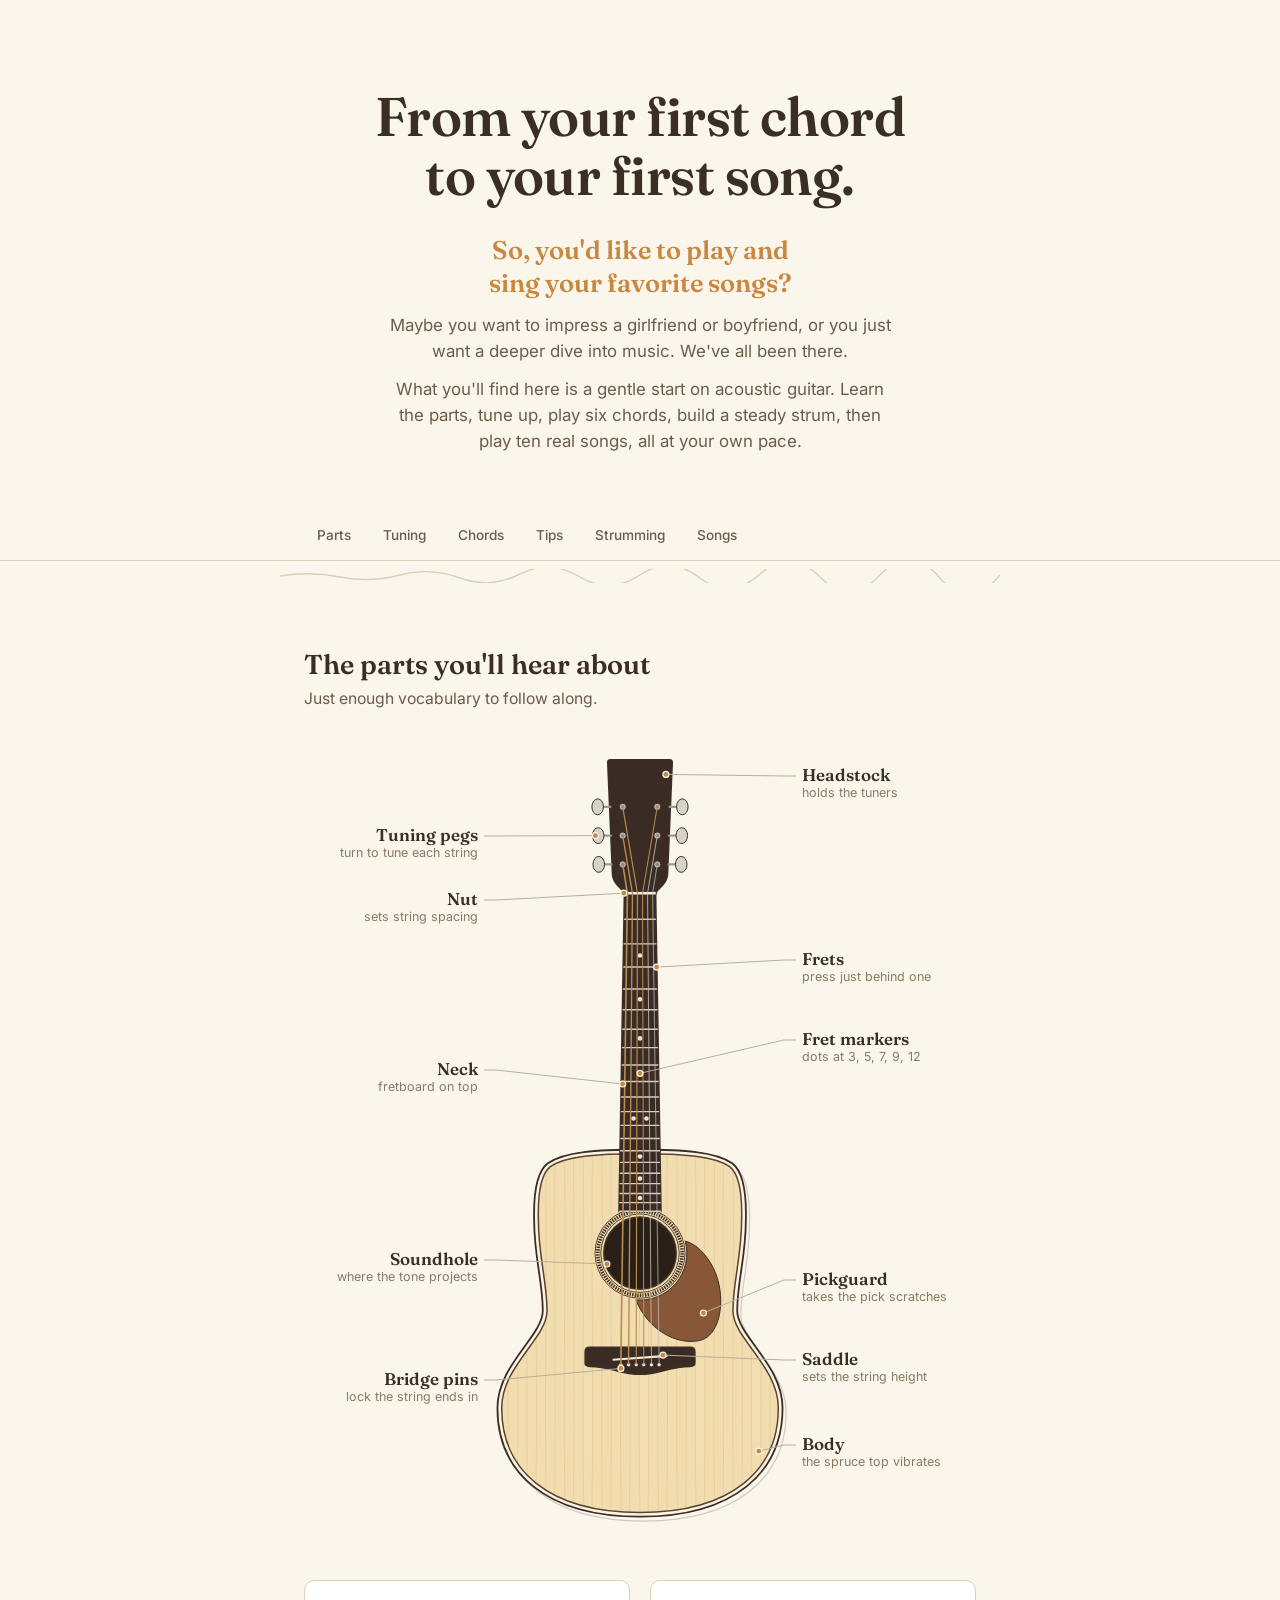
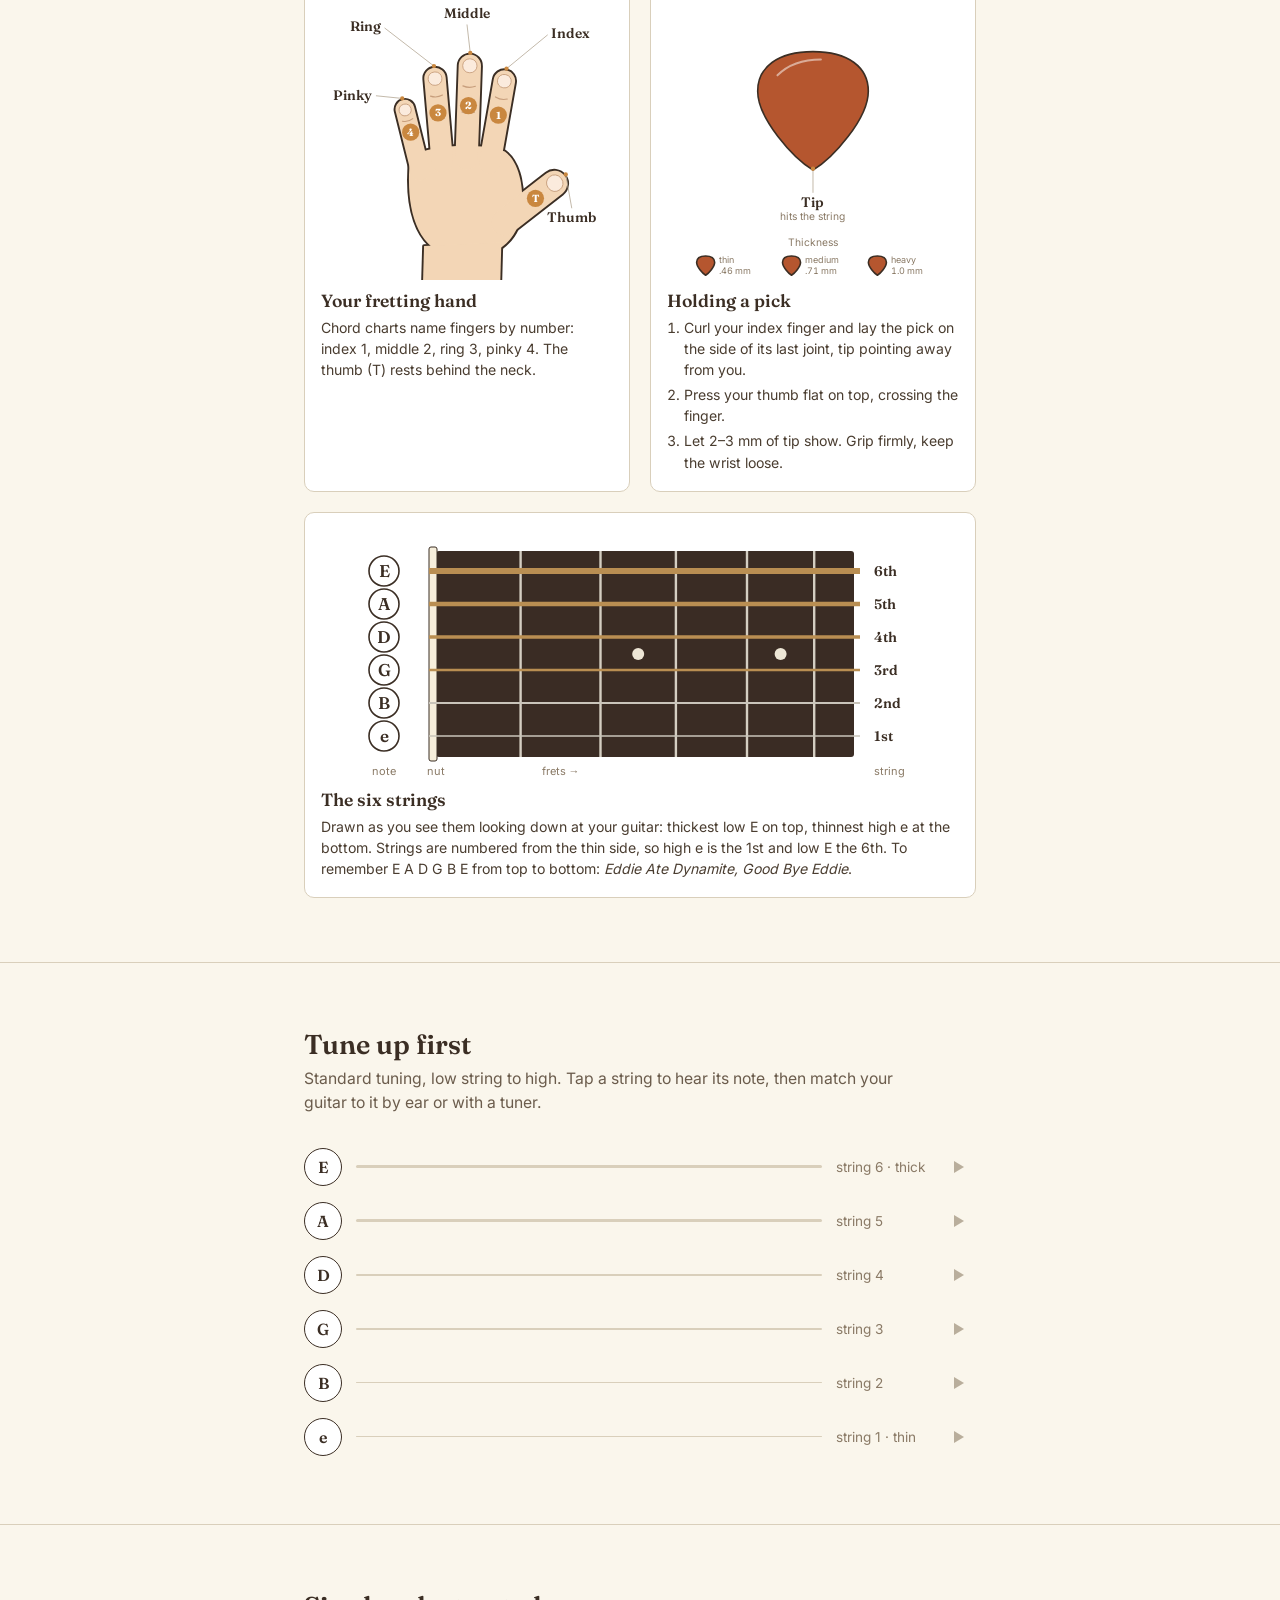
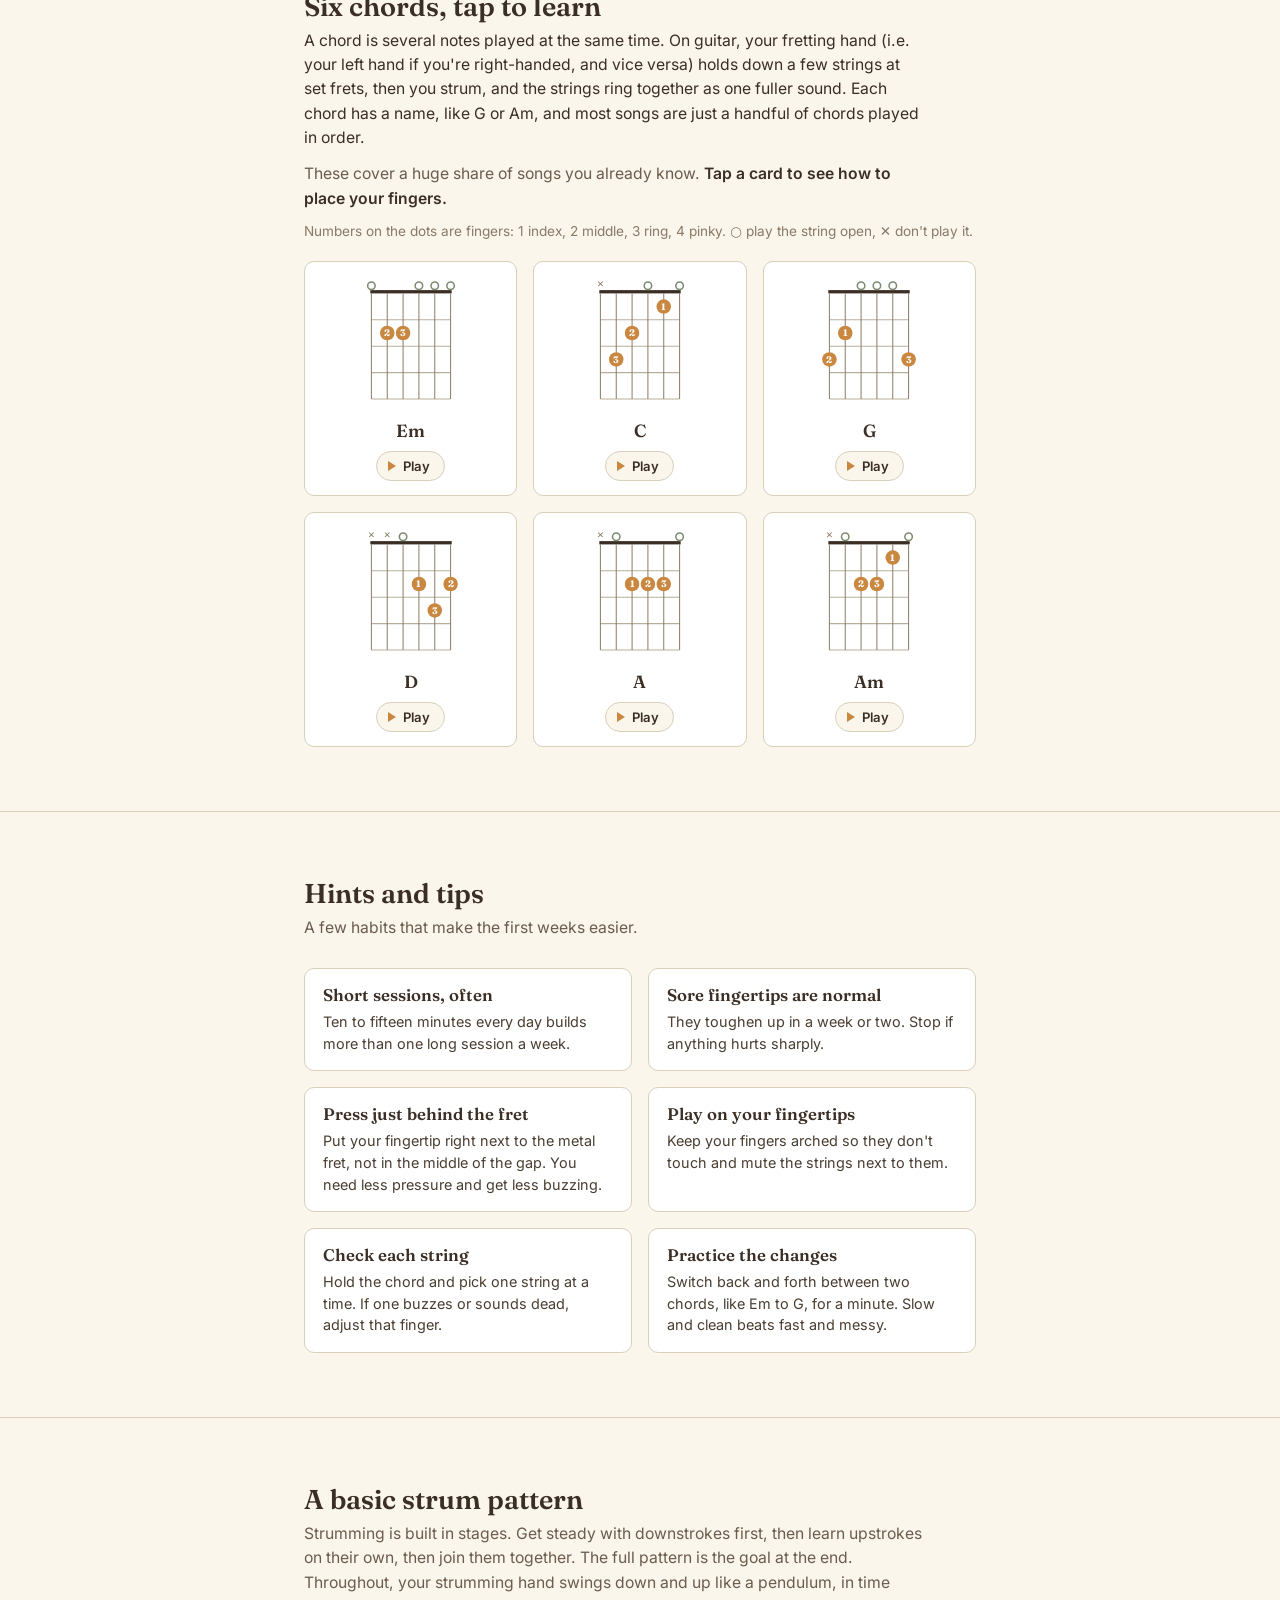
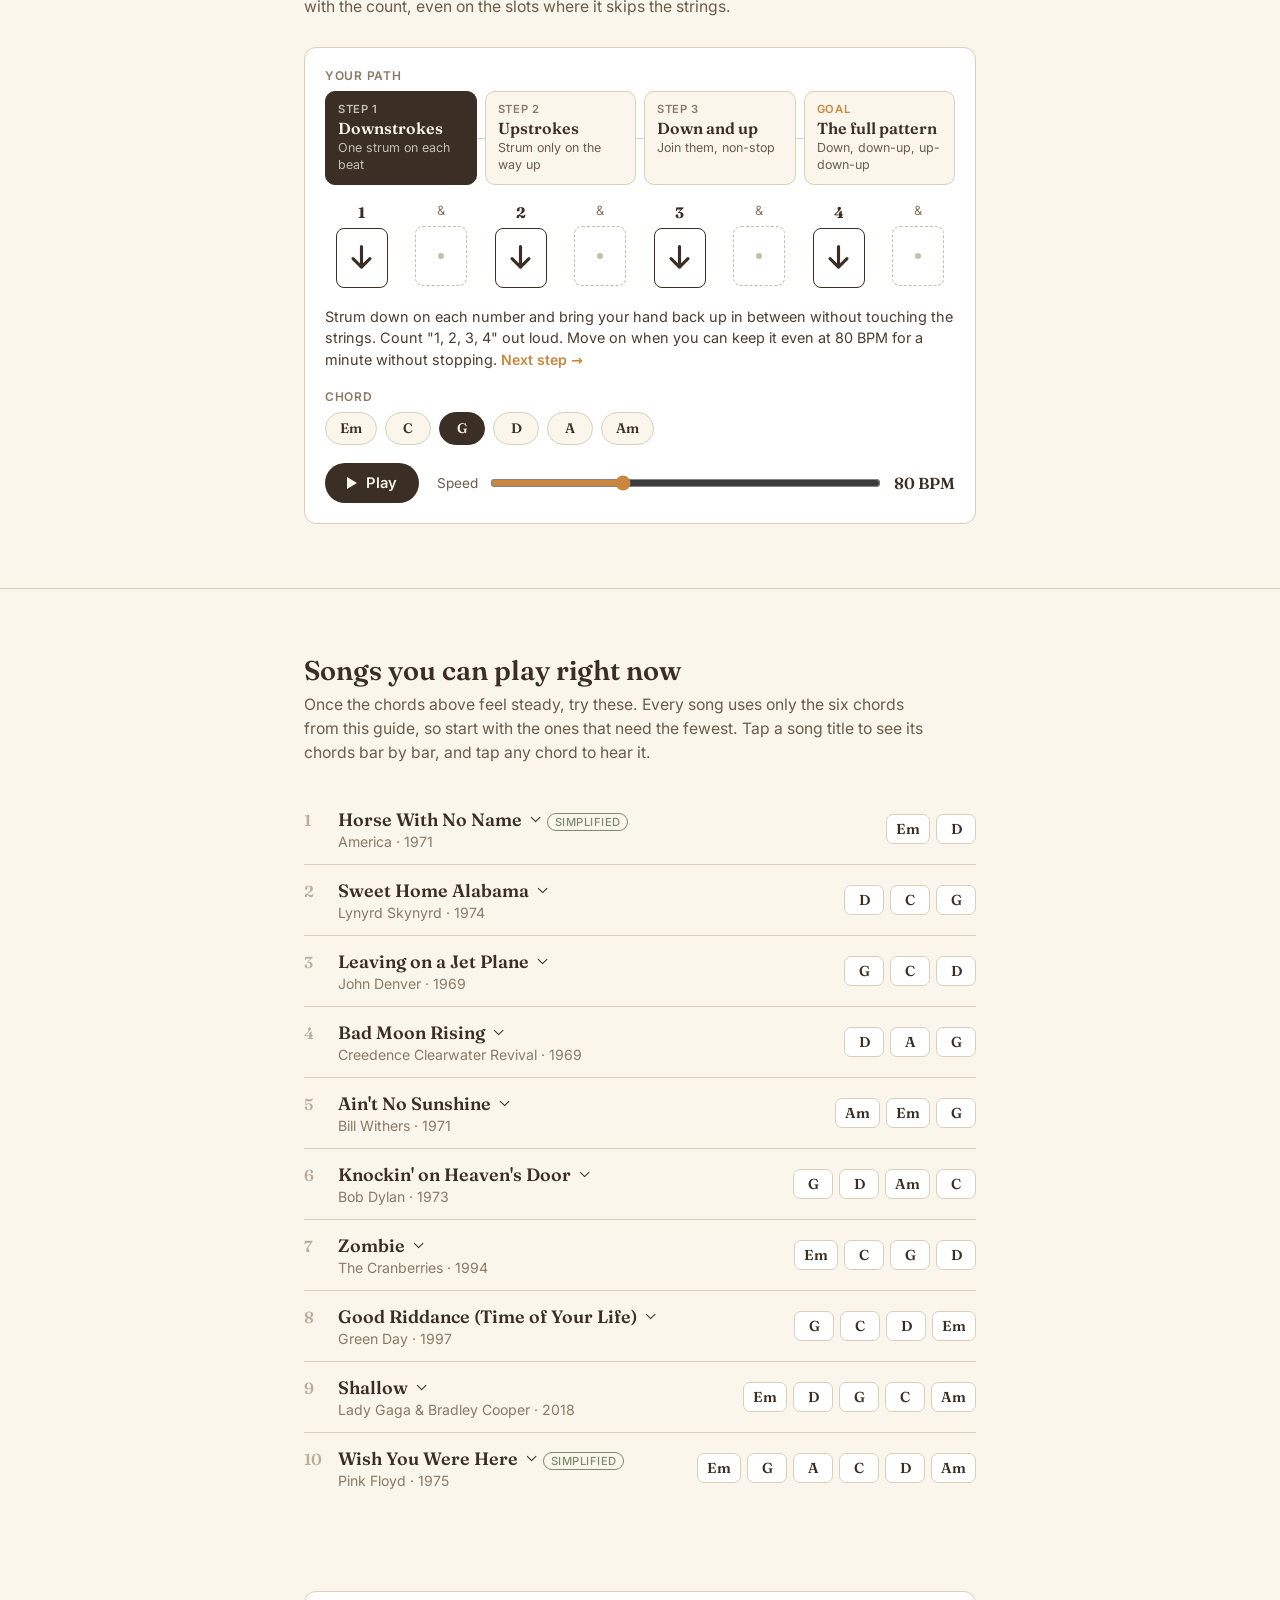
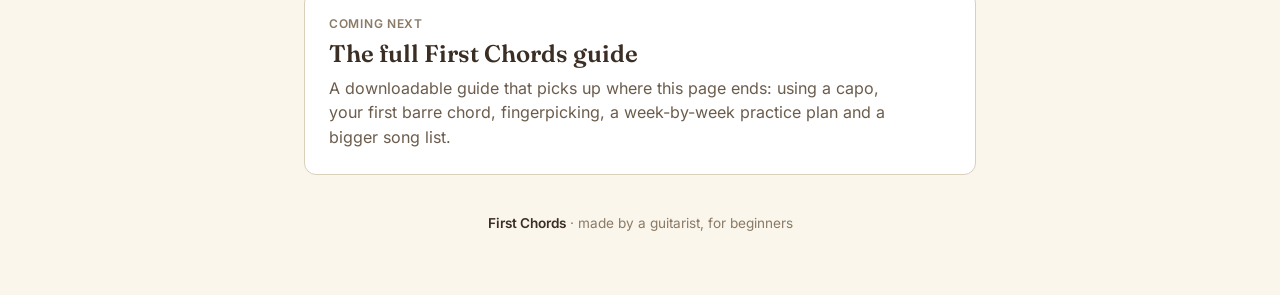
<file: index.html>
<!DOCTYPE html>
<html lang="en">
<head>
<meta charset="UTF-8">
<meta name="viewport" content="width=device-width, initial-scale=1, viewport-fit=cover">
<title>First Chords — a starter guide to acoustic guitar</title>
<meta name="description" content="A free, hands-on starter guide to acoustic guitar: the parts of the guitar, tuning by ear, six first chords with sound, a step-by-step strumming trainer and ten songs you can play.">
<meta name="theme-color" content="#FAF6EC" media="(prefers-color-scheme: light)">
<meta name="theme-color" content="#1C1714" media="(prefers-color-scheme: dark)">
<meta property="og:type" content="website">
<meta property="og:title" content="First Chords: from your first chord to your first song">
<meta property="og:description" content="Learn six chords, build a steady strum and play ten real songs on acoustic guitar. Free, with sound.">
<meta property="og:image" content="og-image.png">
<meta property="og:image:width" content="1200">
<meta property="og:image:height" content="630">
<meta name="twitter:card" content="summary_large_image">
<link rel="icon" href="data:image/svg+xml,%3Csvg xmlns='http://www.w3.org/2000/svg' viewBox='0 0 32 32'%3E%3Cpath d='M16 3C22 3 28 5.5 28 11C28 17.5 20 26 16 29C12 26 4 17.5 4 11C4 5.5 10 3 16 3Z' fill='%23C9873F'/%3E%3C/svg%3E">
<link rel="preload" href="fonts/fraunces-latin.woff2" as="font" type="font/woff2" crossorigin>
<link rel="preload" href="fonts/inter-latin.woff2" as="font" type="font/woff2" crossorigin>
<style>
  /* fonts are served from this site (Fraunces and Inter, SIL Open Font License) */
  @font-face{font-family:'Fraunces'; font-style:normal; font-weight:400 700; font-display:swap; src:url(fonts/fraunces-latin.woff2) format('woff2');}
  @font-face{font-family:'Inter'; font-style:normal; font-weight:400 600; font-display:swap; src:url(fonts/inter-latin.woff2) format('woff2');}
  /* warm workshop paper in light, lamp-lit walnut in dark; illustrations keep their real materials */
  :root{
    --paper:#FAF6EC; --card:#FFFFFF; --ink:#3B2E24; --ink-2:#4a3d30; --muted:#6b5c4c; --faint:#8a7a66;
    --line:#B9AE9C; --rule:#D9CFBB; --hover:#F2EBDC; --miss:#C9BEA9;
    --wood:#C9873F; --wood-deep:#b5762f; --sage:#7A8B6F; --on-accent:#FFFFFF;
    box-sizing:border-box;
    padding-top:env(safe-area-inset-top,0px);
    padding-bottom:env(safe-area-inset-bottom,0px);
  }
  @media (prefers-color-scheme: dark){
    :root:not([data-theme="light"]){
      --paper:#1C1714; --card:#26201B; --ink:#EFE6D6; --ink-2:#DCCFBC; --muted:#BBAC96; --faint:#A0907A;
      --line:#6E6152; --rule:#3E352D; --hover:#302822; --miss:#5C5146;
      --wood:#D99A52; --wood-deep:#E6AC68; --sage:#9DB08F; --on-accent:#1C1714; color-scheme:dark;
    }
  }
  :root[data-theme="dark"]{
    --paper:#1C1714; --card:#26201B; --ink:#EFE6D6; --ink-2:#DCCFBC; --muted:#BBAC96; --faint:#A0907A;
    --line:#6E6152; --rule:#3E352D; --hover:#302822; --miss:#5C5146;
    --wood:#D99A52; --wood-deep:#E6AC68; --sage:#9DB08F; --on-accent:#1C1714; color-scheme:dark;
  }
  html{scroll-padding-top:calc(env(safe-area-inset-top,0px) + 20px); scroll-behavior:smooth;}
  *{box-sizing:border-box;}
  [hidden]{display:none !important;}
  body{
    margin:0; background:var(--paper); color:var(--ink);
    font-family:'Inter',system-ui,sans-serif;
    -webkit-font-smoothing:antialiased;
  }
  h1,h2,h3{font-family:'Fraunces',Georgia,serif; margin:0; font-weight:600;}
  .wrap{max-width:720px; margin:0 auto; padding:0 24px;}
  section.wrap{padding-block:64px;}
  .hero.wrap{padding-block:88px 56px; text-align:center;}
  .hero h1{font-size:clamp(2.2rem,6vw,3.4rem); line-height:1.08; letter-spacing:-0.01em;}
  .hero p + p{margin-top:12px;}
  .hero .hero-q{font-family:'Fraunces',Georgia,serif; font-weight:600; font-size:clamp(1.3rem,3.2vw,1.6rem); line-height:1.3; color:var(--wood); margin-top:28px; max-width:30ch; text-wrap:balance;}
  .hero p{font-size:1.05rem; color:var(--muted); margin:18px auto 0; max-width:46ch; line-height:1.55; text-wrap:pretty;}
  .torn path{stroke:var(--rule);}
  .torn{display:block; width:100%; height:14px; margin:8px auto 0; max-width:720px;}
  .divider{border:none; border-top:1px solid var(--rule); margin:0;}
  h2{font-size:1.7rem; margin-bottom:6px;}
  .lede{color:var(--muted); margin:0 0 28px; font-size:0.98rem; line-height:1.55; max-width:62ch;}
  .lede strong{color:var(--ink); font-weight:600;}
  .lede-def{color:var(--ink); margin-bottom:12px;}

  /* jump-to-section bar */
  .jump{position:sticky; top:env(safe-area-inset-top,0px); z-index:10; background:var(--paper); border-bottom:1px solid var(--rule);}
  .jump-inner{max-width:720px; margin:0 auto; padding:10px 24px; display:flex; gap:6px; overflow-x:auto; scrollbar-width:none;}
  .jump-inner::-webkit-scrollbar{display:none;}
  .jump a{flex:0 0 auto; font-size:0.85rem; font-weight:500; color:var(--muted); text-decoration:none; padding:6px 12px; border-radius:999px; border:1.4px solid transparent; transition:background .15s, color .15s, border-color .15s;}
  .jump a:hover{color:var(--ink); border-color:var(--rule);}
  .jump a[aria-current="true"]{background:var(--ink); color:var(--paper);}
  @media (max-width:560px){.jump-inner{padding:8px 16px;}}
  .saved-note{font-size:0.75rem; font-weight:500; letter-spacing:0; text-transform:none; color:var(--sage); margin-left:6px;}
  @media (prefers-reduced-motion:reduce){html{scroll-behavior:auto;}}

  /* anatomy: proportioned dreadnought, drawn in millimeters */
  .anatomy-wrap{margin:8px -8px 0;}
  .anatomy-diagram{width:100%; max-width:680px; height:auto; display:block; margin:0 auto;}
  .callout-title{font-family:'Fraunces',serif; font-weight:600; font-size:17px; fill:var(--ink);}
  .callout-sub{font-family:'Inter',sans-serif; font-size:12.5px; fill:var(--faint);}
  @media (max-width:560px){
    .callout-sub{display:none;}
    .callout-title{font-size:22px;}
  }
  .g-top{fill:#F1DDB0;}
  .g-grain path{fill:none; stroke:#D9BF8A; stroke-width:0.8; opacity:.55;}
  .g-sketch{fill:none; stroke:var(--ink); stroke-width:1.2; opacity:.22;}
  .g-bind{fill:none; stroke:#FBF4E4; stroke-width:7;}
  .g-purf{fill:none; stroke:#5A4232; stroke-width:10;}
  .g-ink{stroke:var(--ink); stroke-width:1.8; stroke-linejoin:round;}
  path.g-ink:not([class*=" "]){fill:none;}
  .g-ink-thin{stroke:var(--ink); stroke-width:1;}
  .g-ring{fill:none; stroke:#5A4232; stroke-width:1;}
  .g-herring{fill:none; stroke:#3B2E24; stroke-width:5; stroke-dasharray:2 1.6;}
  .g-hole{fill:#2A1F18;}
  .g-guard{fill:#7A4528; fill-opacity:.88;}
  .g-board{fill:#3A2C24;}
  .g-head{fill:#3A2C24;}
  .g-fret{stroke:#D4CEC2; stroke-width:1.4;}
  .g-dot{fill:#EDE6D6;}
  .g-shaft{stroke:#9C968C; stroke-width:2.2;}
  .g-button{fill:#D8D3C9;}
  .g-bush{fill:#B9B3A8;}
  .g-post{fill:#8F897F;}
  .g-bone{fill:#F6EEDB;}
  .g-bridge{fill:#3A2C24;}
  .g-pin{fill:#F6EEDB;}
  .g-wound{fill:none; stroke:#B98E52;}
  .g-plain{fill:none; stroke:#C9C4BA;}
  .g-lead polyline{fill:none; stroke:var(--line); stroke-width:1;}
  .g-anchor{fill:var(--wood); stroke:var(--paper); stroke-width:1.2;}

  /* hand + pick figures */
  .figs{display:grid; grid-template-columns:1fr 1fr; gap:20px; margin-top:40px;}
  @media (max-width:560px){.figs{grid-template-columns:1fr;}}
  .fig{margin:0; background:var(--card); border:1.4px solid var(--rule); border-radius:10px; padding:16px 16px 18px; min-width:0;}
  .fig-svg{width:100%; height:auto; display:block; max-width:300px; margin:0 auto;}
  .fig h3{font-size:1.1rem; margin:10px 0 6px;}
  .fig p,.fig ol{margin:0; font-size:0.88rem; line-height:1.5; color:var(--ink-2);}
  .fig ol{padding-left:1.2em; display:grid; gap:4px;}
  .h-out{fill:none; stroke:var(--ink); stroke-width:4.4; stroke-linejoin:round;}
  .h-skin{fill:#F3D6B6;}
  .h-crease{fill:none; stroke:#C79E7C; stroke-width:1.3; stroke-linecap:round;}
  .h-nail{fill:#FBEBDD; stroke:#C79E7C; stroke-width:1;}
  .h-badge{fill:var(--wood);}
  .h-num{font-family:'Fraunces',serif; font-weight:700; font-size:12px; fill:var(--on-accent); text-anchor:middle;}
  .fig-label{font-family:'Fraunces',serif; font-weight:600; font-size:16px; fill:var(--ink);}
  .fig-sub{font-family:'Inter',sans-serif; font-size:12px; fill:var(--faint);}
  .fig-mini{font-family:'Inter',sans-serif; font-size:10.5px; fill:var(--faint);}
  .fig-num{font-variant-numeric:tabular-nums;}
  .lead{stroke:var(--line); stroke-width:1;}
  .lead-dot{fill:var(--wood);}
  .p-pick{fill:#B5562F; stroke:var(--ink); stroke-width:1.6; stroke-linejoin:round;}
  .p-shine{fill:none; stroke:#FFFFFF; stroke-width:2; stroke-linecap:round; opacity:.5;}

  .fig-wide{grid-column:1/-1;}
  .strings-svg{max-width:600px;}
  .s-board{fill:#3A2C24;}
  .s-fret{stroke:#D4CEC2; stroke-width:2.4;}
  .s-dot{fill:#EDE6D6;}
  .s-nut{fill:#F6EEDB; stroke:var(--ink); stroke-width:1;}
  .s-wound{stroke:#B98E52;}
  .s-plain{stroke:#C9C4BA;}
  .s-badge{fill:var(--card); stroke:var(--ink); stroke-width:1.6;}
  .s-letter{font-family:'Fraunces',serif; font-weight:600; font-size:17px; fill:var(--ink); text-anchor:middle;}
  .s-ord{font-family:'Fraunces',serif; font-weight:600; font-size:14px; fill:var(--ink);}
  .s-cap{font-family:'Inter',sans-serif; font-size:11px; fill:var(--faint); text-anchor:middle;}
  .s-cap-l{text-anchor:start;}
  @media (max-width:560px){
    .s-letter{font-size:20px;}
    .s-ord{font-size:18px;}
    .s-cap{display:none;}
  }

  /* tuning */
  .strings{display:flex; flex-direction:column; gap:8px; margin-top:8px;}
  .string-row{
    display:flex; align-items:center; gap:14px; width:100%; padding:4px 6px; margin:0 -6px;
    background:none; border:none; border-radius:8px; cursor:pointer; text-align:left;
    font:inherit; color:inherit; transition:background .15s;
  }
  .string-row:hover{background:var(--hover);}
  .string-row .note{
    width:38px; height:38px; border-radius:50%; border:1.6px solid var(--ink);
    display:flex; align-items:center; justify-content:center; font-family:'Fraunces',serif;
    font-weight:600; font-size:1rem; flex-shrink:0; background:var(--card); position:relative;
    transition:background .15s, color .15s, border-color .15s;
  }
  .string-row:hover .note{border-color:var(--wood);}
  .string-row .line{height:var(--gauge,2px); background:var(--rule); flex:1; border-radius:2px; transition:background .2s;}
  .string-row .label{font-size:0.85rem; color:var(--faint); width:104px; flex-shrink:0;}
  .string-row .play{width:0; height:0; border-style:solid; border-width:6px 0 6px 10px; border-color:transparent transparent transparent var(--line); flex-shrink:0; transition:border-color .15s;}
  .string-row:hover .play{border-left-color:var(--wood);}
  .string-row.ringing .note{background:var(--wood); color:var(--on-accent); border-color:var(--wood);}
  .string-row.ringing .line{background:var(--wood); animation:ring 2s ease-out;}
  .string-row.ringing .play{border-left-color:var(--wood);}
  @keyframes ring{
    0%{box-shadow:0 0 0 3px rgba(201,135,63,.45);}
    100%{box-shadow:0 0 0 0 rgba(201,135,63,0);}
  }
  @media (max-width:560px){.string-row .label{width:auto;}}

  /* chords */
  .chord-grid{display:grid; grid-template-columns:repeat(3,1fr); gap:16px;}
  @media (max-width:560px){.chord-grid{grid-template-columns:repeat(2,1fr);}}
  .chord-card{
    background:var(--card); border-radius:10px; padding:16px 10px 14px;
    text-align:center; cursor:pointer; border:1.4px solid var(--rule);
    transition:border-color .15s, transform .15s;
  }
  .chord-card:hover{border-color:var(--wood); transform:translateY(-2px);}
  .chord-card.open{border-color:var(--sage); border-width:2px;}
  .chord-card svg{width:100%; height:auto; max-width:110px;}
  .cd-nut{fill:var(--ink);} .cd-fret{stroke:var(--line); stroke-width:1;} .cd-string{stroke:var(--faint); stroke-width:0.9;}
  .cd-x{fill:var(--faint); font-size:8px; text-anchor:middle;} .cd-open{fill:none; stroke:var(--sage); stroke-width:1.4;} .cd-dot{fill:var(--wood);}
  .finger-num{font-family:'Fraunces',serif; font-weight:700; font-size:8.6px; fill:var(--on-accent); text-anchor:middle;}
  .chord-key{font-size:0.85rem; color:var(--faint); margin:-16px 0 22px;}
  .chord-play{
    margin:10px auto 0; display:inline-flex; align-items:center; gap:7px;
    font:600 0.82rem 'Inter',system-ui,sans-serif; color:var(--ink);
    background:var(--paper); border:1.4px solid var(--rule); border-radius:999px;
    padding:6px 14px 6px 11px; cursor:pointer; transition:background .15s, border-color .15s, color .15s;
  }
  .chord-play .tri{width:0; height:0; border-style:solid; border-width:5px 0 5px 8px; border-color:transparent transparent transparent var(--wood);}
  .chord-play:hover{border-color:var(--wood);}
  .chord-card.playing .chord-play{background:var(--wood); border-color:var(--wood); color:var(--on-accent);}
  .chord-card.playing .chord-play .tri{border-left-color:var(--on-accent);}
  .chord-face{display:block; width:100%; background:none; border:none; padding:0; color:inherit; cursor:pointer; font:inherit;}
  .chord-card:focus-within{border-color:var(--wood);}
  .chord-card .name{font-family:'Fraunces',serif; font-weight:600; font-size:1.1rem; margin-top:6px; display:block;}
  .chord-note{
    grid-column:1/-1; background:var(--card); border-left:3px solid var(--sage);
    border-radius:6px; padding:14px 18px; font-size:0.92rem; color:var(--ink-2); display:none; line-height:1.5;
  }
  .chord-note.show{display:block;}

  /* tips */
  .tips{display:grid; grid-template-columns:1fr 1fr; gap:16px;}
  @media (max-width:560px){.tips{grid-template-columns:1fr;}}
  .tip{background:var(--card); border:1.4px solid var(--rule); border-radius:10px; padding:16px 18px; min-width:0;}
  .tip h3{font-size:1.05rem; margin:0 0 6px;}
  .tip p{margin:0; font-size:0.9rem; line-height:1.5; color:var(--ink-2);}

  /* strumming */
  .strum-box{background:var(--card); border:1.4px solid var(--rule); border-radius:12px; padding:20px; display:grid; gap:18px;}
  .ctl-label{font-size:0.75rem; font-weight:600; letter-spacing:.06em; text-transform:uppercase; color:var(--faint); margin:0 0 8px;}
  .seg{display:flex; flex-wrap:wrap; gap:8px;}
  .seg button{
    font:500 0.86rem 'Inter',system-ui,sans-serif; color:var(--ink); background:var(--paper);
    border:1.4px solid var(--rule); border-radius:999px; padding:7px 14px; cursor:pointer;
    transition:background .15s, border-color .15s, color .15s;
  }
  .seg button:hover{border-color:var(--wood);}
  .seg button[aria-pressed="true"]{background:var(--ink); border-color:var(--ink); color:var(--paper);}
  .steps{list-style:none; margin:0; padding:0; display:grid; grid-template-columns:repeat(4,minmax(0,1fr)); gap:8px; counter-reset:none;}
  @media (max-width:640px){.steps{grid-template-columns:repeat(2,minmax(0,1fr));}}
  .steps li{display:flex; position:relative;}
  .steps li + li::before{content:""; position:absolute; left:-8px; top:50%; width:8px; height:1.4px; background:var(--rule);}
  @media (max-width:640px){.steps li:nth-child(3)::before{display:none;}}
  .steps button{
    width:100%; display:grid; gap:2px; align-content:start; text-align:left; cursor:pointer;
    background:var(--paper); border:1.4px solid var(--rule); border-radius:10px; padding:10px 12px;
    font:inherit; color:var(--ink); transition:background .15s, border-color .15s, color .15s;
  }
  .steps button:hover{border-color:var(--wood);}
  .steps .step-n{font-size:0.7rem; font-weight:600; letter-spacing:.06em; text-transform:uppercase; color:var(--faint);}
  .steps .goal .step-n{color:var(--wood);}
  .steps .step-t{font-family:'Fraunces',serif; font-weight:600; font-size:1rem;}
  .steps .step-d{font-size:0.78rem; color:var(--muted); line-height:1.35;}
  .steps button[aria-pressed="true"]{background:var(--ink); border-color:var(--ink); color:var(--paper);}
  .steps button[aria-pressed="true"] .step-n,.steps button[aria-pressed="true"] .step-d{color:var(--paper); opacity:.72;}
  .next-step{font:600 0.88rem 'Inter',system-ui,sans-serif; color:var(--wood); background:none; border:none; padding:0; cursor:pointer; white-space:nowrap;}
  .next-step:hover{text-decoration:underline;}
  .seg.chords button{font-family:'Fraunces',serif; font-weight:600; min-width:46px;}
  .strum-grid{display:grid; grid-template-columns:repeat(8,minmax(0,1fr)); gap:6px;}
  .slot{display:grid; gap:6px; justify-items:center;}
  .slot .count{font-size:0.8rem; color:var(--faint); font-variant-numeric:tabular-nums;}
  .slot.on-beat .count{font-family:'Fraunces',serif; font-weight:700; font-size:0.95rem; color:var(--ink);}
  .slot .cell{
    width:100%; max-width:52px; aspect-ratio:1/1.15; border-radius:8px; border:1.6px solid var(--ink);
    display:flex; align-items:center; justify-content:center; background:var(--card);
    transition:background .08s, color .08s, border-color .08s;
  }
  .slot .cell svg{width:58%; height:auto;}
  .slot .cell .arrow{fill:none; stroke:currentColor; stroke-width:2.6; stroke-linecap:round; stroke-linejoin:round;}
  .slot .cell.miss{border-style:dashed; border-color:var(--miss); color:var(--miss);}
  .slot .cell.miss::after{content:""; width:6px; height:6px; border-radius:50%; background:currentColor;}
  .slot.now .cell{background:var(--wood); border-color:var(--wood); color:var(--on-accent);}
  .slot.now .cell.miss{background:var(--hover); border-color:var(--wood); color:var(--wood);}
  .pattern-note{margin:0; font-size:0.9rem; line-height:1.5; color:var(--ink-2);}
  .transport{display:flex; align-items:center; gap:18px; flex-wrap:wrap;}
  .strum-btn{
    display:inline-flex; align-items:center; gap:9px; font:600 0.92rem 'Inter',system-ui,sans-serif;
    background:var(--ink); color:var(--paper); border:none; border-radius:999px; padding:11px 22px; cursor:pointer;
  }
  .strum-btn:hover{background:var(--muted);}
  .strum-btn .ico{width:0; height:0; border-style:solid; border-width:6px 0 6px 10px; border-color:transparent transparent transparent var(--paper);}
  .strum-btn.on .ico{width:10px; height:10px; border:none; background:var(--paper); border-radius:1px;}
  .tempo{display:flex; align-items:center; gap:10px; flex:1; min-width:220px;}
  .tempo label{font-size:0.85rem; color:var(--muted); white-space:nowrap;}
  .tempo input{flex:1; accent-color:var(--wood);}
  .tempo output{font-family:'Fraunces',serif; font-weight:600; font-variant-numeric:tabular-nums; min-width:62px; text-align:right;}
  @media (max-width:560px){.strum-box{padding:16px;} .strum-grid{gap:4px;}}

  /* songs */
  .songs{list-style:none; margin:0; padding:0; counter-reset:song;}
  .song{display:flex; align-items:center; justify-content:space-between; gap:16px; flex-wrap:wrap; padding:14px 0; border-bottom:1px solid var(--rule); counter-increment:song;}
  .song:last-child{border-bottom:none;}
  .song-main{min-width:0; display:grid; grid-template-columns:28px auto 1fr; column-gap:6px; align-items:baseline;}
  .song-main::before{content:counter(song); grid-row:1 / span 2; font-family:'Fraunces',serif; font-weight:600; color:var(--line); font-variant-numeric:tabular-nums; padding-top:2px;}
  .song-main .meta{grid-column:2 / span 2;}
  .song-toggle{background:none; border:none; padding:0; text-align:left; cursor:pointer; color:var(--ink); display:inline-flex; align-items:center; gap:8px;}
  .song-toggle:hover{color:var(--wood);}
  .chev{width:7px; height:7px; border-right:1.8px solid currentColor; border-bottom:1.8px solid currentColor; transform:rotate(45deg) translateY(-3px); transition:transform .2s; flex-shrink:0;}
  .song-toggle[aria-expanded="true"] .chev{transform:rotate(225deg) translate(-2px,-1px);}
  .song-panel{flex-basis:100%; margin:4px 0 4px 34px; background:var(--card); border:1.4px solid var(--rule); border-radius:10px; padding:14px 16px; display:grid; gap:12px; min-width:0;}
  .sec-label{font-size:0.75rem; font-weight:600; letter-spacing:.06em; text-transform:uppercase; color:var(--faint); margin-bottom:6px;}
  .sec-label .rep{text-transform:none; letter-spacing:0; font-weight:500; color:var(--wood); margin-left:4px;}
  .bars{display:grid; grid-template-columns:repeat(4,minmax(0,1fr)); row-gap:6px; max-width:440px; padding-right:2px;}
  .bar{display:flex; min-width:0; border-left:2px solid var(--ink); border-right:2px solid var(--ink); margin-right:-2px; padding:4px 6px; gap:4px;}
  .bchord{flex:1; font-family:'Fraunces',serif; font-weight:600; font-size:1rem; color:var(--ink); background:none; border:1.2px solid transparent; border-radius:6px; padding:4px 6px; cursor:pointer;}
  .bchord:hover{border-color:var(--wood);}
  .bchord.sounding{background:var(--wood); color:var(--on-accent);}
  .song-note{margin:0; font-size:0.85rem; color:var(--muted); line-height:1.5;}
  .song-foot{display:flex; flex-wrap:wrap; align-items:center; gap:10px 16px; border-top:1px solid var(--rule); padding-top:10px; font-size:0.85rem;}
  .strum-hint{color:var(--ink-2);}
  .practice{font:600 0.82rem 'Inter',system-ui,sans-serif; color:var(--ink); background:var(--paper); border:1.4px solid var(--rule); border-radius:999px; padding:5px 12px; cursor:pointer;}
  .practice:hover{border-color:var(--wood);}
  .lyrics-link{color:var(--wood); font-weight:600; text-decoration:none; margin-left:auto;}
  .lyrics-link:hover{text-decoration:underline;}
  @media (max-width:560px){.song-panel{margin-left:0;} .lyrics-link{margin-left:0;}}
  .song .title{font-family:'Fraunces',serif; font-weight:600; font-size:1.12rem;}
  .song .meta{font-size:0.88rem; color:var(--faint); margin-top:2px;}
  .song .tag{font-family:'Inter',sans-serif; font-weight:500; font-size:0.7rem; letter-spacing:.04em; text-transform:uppercase; color:var(--sage); border:1px solid var(--sage); border-radius:999px; padding:1px 7px; vertical-align:middle; margin-left:4px;}
  .chips{display:flex; gap:6px; flex-wrap:wrap;}
  .chip{
    font-family:'Fraunces',serif; font-weight:600; font-size:0.9rem; color:var(--ink);
    background:var(--card); border:1.4px solid var(--rule); border-radius:7px; min-width:40px; padding:5px 9px; cursor:pointer;
    transition:background .15s, border-color .15s, color .15s;
  }
  .chip:hover{border-color:var(--wood);}
  .chip.sounding{background:var(--wood); border-color:var(--wood); color:var(--on-accent);}
  @media (max-width:560px){.song{gap:10px;} .chips{padding-left:34px;}}

  .site-foot{padding-block:24px 64px; display:grid; gap:40px;}
  .next-up{background:var(--card); border:1.4px solid var(--rule); border-radius:12px; padding:24px;}
  .next-up h2{font-size:1.5rem; margin-bottom:8px;}
  .next-up p:last-child{margin:0; color:var(--muted); line-height:1.55; max-width:58ch;}
  .made{margin:0; text-align:center; font-size:0.85rem; color:var(--faint);}
  .made strong{color:var(--ink); font-weight:600;}
  :focus-visible{outline:2px solid var(--sage); outline-offset:2px;}
  @media (prefers-reduced-motion:reduce){*{transition:none !important; animation:none !important;}}
</style>
</head>
<body>

<div class="hero wrap">
  <h1>From your first chord<br>to your first song.</h1>
  <p class="hero-q">So, you'd like to play and sing your favorite songs?</p>
  <p>Maybe you want to impress a girlfriend or boyfriend, or you just want a deeper dive into music. We've all been there.</p>
  <p>What you'll find here is a gentle start on acoustic guitar. Learn the parts, tune up, play six chords, build a steady strum, then play ten real songs, all at your own pace.</p>
</div>
<nav class="jump" aria-label="Jump to a section">
  <div class="jump-inner">
    <a href="#parts">Parts</a>
    <a href="#tuning">Tuning</a>
    <a href="#chords">Chords</a>
    <a href="#tips">Tips</a>
    <a href="#strumming">Strumming</a>
    <a href="#songs">Songs</a>
  </div>
</nav>
<svg class="torn" viewBox="0 0 720 14" preserveAspectRatio="none"><path d="M0,7 Q30,2 60,8 T120,6 T180,9 T240,5 T300,8 T360,6 T420,9 T480,5 T540,8 T600,6 T660,9 T720,6" stroke-width="1.4" fill="none"/></svg>

<section class="wrap" id="parts">
  <h2>The parts you'll hear about</h2>
  <p class="lede">Just enough vocabulary to follow along.</p>
  <div class="anatomy-wrap">
<svg class="anatomy-diagram" viewBox="0 0 680 800" role="img" aria-labelledby="anatomyTitle">
<title id="anatomyTitle">Labelled drawing of a dreadnought acoustic guitar</title>
<defs><clipPath id="bodyClip"><path d="M0,541 C60,541 105,544 128,560 C145,573 148,605 147,640 C147,690 135,725 135,765 C135,800 198,840 198,900 C198,990 130,1051 0,1051 C-130,1051 -198,990 -198,900 C-198,840 -135,800 -135,765 C-135,725 -147,690 -147,640 C-148,605 -145,573 -128,560 C-105,544 -60,541 0,541 Z"/></clipPath></defs>
<g transform="translate(340 20) scale(0.72)">
<path d="M0,541 C60,541 105,544 128,560 C145,573 148,605 147,640 C147,690 135,725 135,765 C135,800 198,840 198,900 C198,990 130,1051 0,1051 C-130,1051 -198,990 -198,900 C-198,840 -135,800 -135,765 C-135,725 -147,690 -147,640 C-148,605 -145,573 -128,560 C-105,544 -60,541 0,541 Z" class="g-sketch" transform="translate(5 6)" vector-effect="non-scaling-stroke"/>
<path d="M0,541 C60,541 105,544 128,560 C145,573 148,605 147,640 C147,690 135,725 135,765 C135,800 198,840 198,900 C198,990 130,1051 0,1051 C-130,1051 -198,990 -198,900 C-198,840 -135,800 -135,765 C-135,725 -147,690 -147,640 C-148,605 -145,573 -128,560 C-105,544 -60,541 0,541 Z" class="g-top"/>
<g clip-path="url(#bodyClip)" class="g-grain">
<path d="M-196,540 C-198,700 -194,880 -197.0,1055" vector-effect="non-scaling-stroke"/>
<path d="M-183,540 C-180.5,700 -185.5,880 -181.75,1055" vector-effect="non-scaling-stroke"/>
<path d="M-170,540 C-172,700 -168,880 -171.0,1055" vector-effect="non-scaling-stroke"/>
<path d="M-157,540 C-154.5,700 -159.5,880 -155.75,1055" vector-effect="non-scaling-stroke"/>
<path d="M-144,540 C-146,700 -142,880 -145.0,1055" vector-effect="non-scaling-stroke"/>
<path d="M-131,540 C-128.5,700 -133.5,880 -129.75,1055" vector-effect="non-scaling-stroke"/>
<path d="M-118,540 C-120,700 -116,880 -119.0,1055" vector-effect="non-scaling-stroke"/>
<path d="M-105,540 C-102.5,700 -107.5,880 -103.75,1055" vector-effect="non-scaling-stroke"/>
<path d="M-92,540 C-94,700 -90,880 -93.0,1055" vector-effect="non-scaling-stroke"/>
<path d="M-79,540 C-76.5,700 -81.5,880 -77.75,1055" vector-effect="non-scaling-stroke"/>
<path d="M-66,540 C-68,700 -64,880 -67.0,1055" vector-effect="non-scaling-stroke"/>
<path d="M-53,540 C-50.5,700 -55.5,880 -51.75,1055" vector-effect="non-scaling-stroke"/>
<path d="M-40,540 C-42,700 -38,880 -41.0,1055" vector-effect="non-scaling-stroke"/>
<path d="M-27,540 C-24.5,700 -29.5,880 -25.75,1055" vector-effect="non-scaling-stroke"/>
<path d="M-14,540 C-16,700 -12,880 -15.0,1055" vector-effect="non-scaling-stroke"/>
<path d="M-1,540 C1.5,700 -3.5,880 0.25,1055" vector-effect="non-scaling-stroke"/>
<path d="M12,540 C10,700 14,880 11.0,1055" vector-effect="non-scaling-stroke"/>
<path d="M25,540 C27.5,700 22.5,880 26.25,1055" vector-effect="non-scaling-stroke"/>
<path d="M38,540 C36,700 40,880 37.0,1055" vector-effect="non-scaling-stroke"/>
<path d="M51,540 C53.5,700 48.5,880 52.25,1055" vector-effect="non-scaling-stroke"/>
<path d="M64,540 C62,700 66,880 63.0,1055" vector-effect="non-scaling-stroke"/>
<path d="M77,540 C79.5,700 74.5,880 78.25,1055" vector-effect="non-scaling-stroke"/>
<path d="M90,540 C88,700 92,880 89.0,1055" vector-effect="non-scaling-stroke"/>
<path d="M103,540 C105.5,700 100.5,880 104.25,1055" vector-effect="non-scaling-stroke"/>
<path d="M116,540 C114,700 118,880 115.0,1055" vector-effect="non-scaling-stroke"/>
<path d="M129,540 C131.5,700 126.5,880 130.25,1055" vector-effect="non-scaling-stroke"/>
<path d="M142,540 C140,700 144,880 141.0,1055" vector-effect="non-scaling-stroke"/>
<path d="M155,540 C157.5,700 152.5,880 156.25,1055" vector-effect="non-scaling-stroke"/>
<path d="M168,540 C166,700 170,880 167.0,1055" vector-effect="non-scaling-stroke"/>
<path d="M181,540 C183.5,700 178.5,880 182.25,1055" vector-effect="non-scaling-stroke"/>
<path d="M194,540 C192,700 196,880 193.0,1055" vector-effect="non-scaling-stroke"/>
</g>
<g clip-path="url(#bodyClip)"><path d="M0,541 C60,541 105,544 128,560 C145,573 148,605 147,640 C147,690 135,725 135,765 C135,800 198,840 198,900 C198,990 130,1051 0,1051 C-130,1051 -198,990 -198,900 C-198,840 -135,800 -135,765 C-135,725 -147,690 -147,640 C-148,605 -145,573 -128,560 C-105,544 -60,541 0,541 Z" class="g-purf" vector-effect="non-scaling-stroke"/><path d="M0,541 C60,541 105,544 128,560 C145,573 148,605 147,640 C147,690 135,725 135,765 C135,800 198,840 198,900 C198,990 130,1051 0,1051 C-130,1051 -198,990 -198,900 C-198,840 -135,800 -135,765 C-135,725 -147,690 -147,640 C-148,605 -145,573 -128,560 C-105,544 -60,541 0,541 Z" class="g-bind" vector-effect="non-scaling-stroke"/></g>
<path d="M0,541 C60,541 105,544 128,560 C145,573 148,605 147,640 C147,690 135,725 135,765 C135,800 198,840 198,900 C198,990 130,1051 0,1051 C-130,1051 -198,990 -198,900 C-198,840 -135,800 -135,765 C-135,725 -147,690 -147,640 C-148,605 -145,573 -128,560 C-105,544 -60,541 0,541 Z" class="g-ink" vector-effect="non-scaling-stroke"/>
<circle cx="0" cy="685" r="62.5" class="g-ring" vector-effect="non-scaling-stroke"/>
<circle cx="0" cy="685" r="58.5" class="g-herring"/>
<circle cx="0" cy="685" r="54.5" class="g-ring" vector-effect="non-scaling-stroke"/>
<circle cx="0" cy="685" r="50" class="g-hole g-ink" vector-effect="non-scaling-stroke"/>
<path d="M62.8,668.2 A65,65 0 0 1 -5.7,749.8 C10,790 50,814 84,806 C114,798 120,742 102,706 C92,686 78,672 62.8,668.2 Z" class="g-guard g-ink-thin" vector-effect="non-scaling-stroke"/>
<path d="M-21.5,185 L21.5,185 L29,627 L-29,627 Z" class="g-board g-ink" vector-effect="non-scaling-stroke"/>
<line x1="-22.1" y1="221.2" x2="22.1" y2="221.2" class="g-fret" vector-effect="non-scaling-stroke"/>
<line x1="-22.7" y1="255.4" x2="22.7" y2="255.4" class="g-fret" vector-effect="non-scaling-stroke"/>
<line x1="-23.2" y1="287.6" x2="23.2" y2="287.6" class="g-fret" vector-effect="non-scaling-stroke"/>
<line x1="-23.8" y1="318.1" x2="23.8" y2="318.1" class="g-fret" vector-effect="non-scaling-stroke"/>
<line x1="-24.2" y1="346.8" x2="24.2" y2="346.8" class="g-fret" vector-effect="non-scaling-stroke"/>
<line x1="-24.7" y1="373.9" x2="24.7" y2="373.9" class="g-fret" vector-effect="non-scaling-stroke"/>
<line x1="-25.1" y1="399.5" x2="25.1" y2="399.5" class="g-fret" vector-effect="non-scaling-stroke"/>
<line x1="-25.5" y1="423.7" x2="25.5" y2="423.7" class="g-fret" vector-effect="non-scaling-stroke"/>
<line x1="-25.9" y1="446.5" x2="25.9" y2="446.5" class="g-fret" vector-effect="non-scaling-stroke"/>
<line x1="-26.3" y1="468" x2="26.3" y2="468" class="g-fret" vector-effect="non-scaling-stroke"/>
<line x1="-26.6" y1="488.3" x2="26.6" y2="488.3" class="g-fret" vector-effect="non-scaling-stroke"/>
<line x1="-27" y1="507.5" x2="27" y2="507.5" class="g-fret" vector-effect="non-scaling-stroke"/>
<line x1="-27.3" y1="525.6" x2="27.3" y2="525.6" class="g-fret" vector-effect="non-scaling-stroke"/>
<line x1="-27.6" y1="542.7" x2="27.6" y2="542.7" class="g-fret" vector-effect="non-scaling-stroke"/>
<line x1="-27.8" y1="558.8" x2="27.8" y2="558.8" class="g-fret" vector-effect="non-scaling-stroke"/>
<line x1="-28.1" y1="574" x2="28.1" y2="574" class="g-fret" vector-effect="non-scaling-stroke"/>
<line x1="-28.3" y1="588.4" x2="28.3" y2="588.4" class="g-fret" vector-effect="non-scaling-stroke"/>
<line x1="-28.6" y1="602" x2="28.6" y2="602" class="g-fret" vector-effect="non-scaling-stroke"/>
<line x1="-28.8" y1="614.8" x2="28.8" y2="614.8" class="g-fret" vector-effect="non-scaling-stroke"/>
<line x1="-29" y1="626.8" x2="29" y2="626.8" class="g-fret" vector-effect="non-scaling-stroke"/>
<circle cx="0" cy="271.5" r="3.2" class="g-dot"/>
<circle cx="0" cy="332.4" r="3.2" class="g-dot"/>
<circle cx="0" cy="386.7" r="3.2" class="g-dot"/>
<circle cx="0" cy="435.1" r="3.2" class="g-dot"/>
<circle cx="0" cy="550.7" r="3.2" class="g-dot"/>
<circle cx="0" cy="581.2" r="3.2" class="g-dot"/>
<circle cx="0" cy="608.4" r="3.2" class="g-dot"/>
<circle cx="-9" cy="497.9" r="3.2" class="g-dot"/><circle cx="9" cy="497.9" r="3.2" class="g-dot"/>
<path d="M-41,0 L41,0 Q45,0 44.6,4 L38,160 C36,175 24,178 21.5,185 L-21.5,185 C-24,178 -36,175 -38,160 L-44.6,4 Q-45,0 -41,0 Z" class="g-head g-ink" vector-effect="non-scaling-stroke"/>
<line x1="-38.28125" y1="145" x2="-57.28125" y2="145" class="g-shaft" vector-effect="non-scaling-stroke"/>
<ellipse cx="-57.28125" cy="145" rx="8" ry="11" class="g-button g-ink-thin" vector-effect="non-scaling-stroke"/>
<circle cx="-24" cy="145" r="5" class="g-bush g-ink-thin" vector-effect="non-scaling-stroke"/>
<line x1="-39.03125" y1="105" x2="-58.03125" y2="105" class="g-shaft" vector-effect="non-scaling-stroke"/>
<ellipse cx="-58.03125" cy="105" rx="8" ry="11" class="g-button g-ink-thin" vector-effect="non-scaling-stroke"/>
<circle cx="-24" cy="105" r="5" class="g-bush g-ink-thin" vector-effect="non-scaling-stroke"/>
<line x1="-39.78125" y1="65" x2="-58.78125" y2="65" class="g-shaft" vector-effect="non-scaling-stroke"/>
<ellipse cx="-58.78125" cy="65" rx="8" ry="11" class="g-button g-ink-thin" vector-effect="non-scaling-stroke"/>
<circle cx="-24" cy="65" r="5" class="g-bush g-ink-thin" vector-effect="non-scaling-stroke"/>
<line x1="39.78125" y1="65" x2="58.78125" y2="65" class="g-shaft" vector-effect="non-scaling-stroke"/>
<ellipse cx="58.78125" cy="65" rx="8" ry="11" class="g-button g-ink-thin" vector-effect="non-scaling-stroke"/>
<circle cx="24" cy="65" r="5" class="g-bush g-ink-thin" vector-effect="non-scaling-stroke"/>
<line x1="39.03125" y1="105" x2="58.03125" y2="105" class="g-shaft" vector-effect="non-scaling-stroke"/>
<ellipse cx="58.03125" cy="105" rx="8" ry="11" class="g-button g-ink-thin" vector-effect="non-scaling-stroke"/>
<circle cx="24" cy="105" r="5" class="g-bush g-ink-thin" vector-effect="non-scaling-stroke"/>
<line x1="38.28125" y1="145" x2="57.28125" y2="145" class="g-shaft" vector-effect="non-scaling-stroke"/>
<ellipse cx="57.28125" cy="145" rx="8" ry="11" class="g-button g-ink-thin" vector-effect="non-scaling-stroke"/>
<circle cx="24" cy="145" r="5" class="g-bush g-ink-thin" vector-effect="non-scaling-stroke"/>
<rect x="-22.5" y="182.5" width="45" height="5" rx="1" class="g-bone g-ink-thin" vector-effect="non-scaling-stroke"/>
<path d="M-76,822 Q-76,816 -70,816 L70,816 Q76,816 76,822 L76,838 Q76,842 70,842 C40,842 28,853 0,853 C-28,853 -40,842 -70,842 Q-76,842 -76,838 Z" class="g-bridge g-ink" vector-effect="non-scaling-stroke"/>
<polygon points="-38,831.5 38,826 38,829 -38,834.5" class="g-bone"/>
<circle cx="-26.5" cy="840" r="3" class="g-pin g-ink-thin" vector-effect="non-scaling-stroke"/>
<circle cx="-15.9" cy="840" r="3" class="g-pin g-ink-thin" vector-effect="non-scaling-stroke"/>
<circle cx="-5.3" cy="840" r="3" class="g-pin g-ink-thin" vector-effect="non-scaling-stroke"/>
<circle cx="5.3" cy="840" r="3" class="g-pin g-ink-thin" vector-effect="non-scaling-stroke"/>
<circle cx="15.9" cy="840" r="3" class="g-pin g-ink-thin" vector-effect="non-scaling-stroke"/>
<circle cx="26.5" cy="840" r="3" class="g-pin g-ink-thin" vector-effect="non-scaling-stroke"/>
<polyline points="-24,145 -17.5,185 -26.5,832.1 -26.5,840" class="g-wound" stroke-width="1.6" vector-effect="non-scaling-stroke"/>
<polyline points="-24,105 -10.5,185 -15.9,831.4 -15.9,840" class="g-wound" stroke-width="1.35" vector-effect="non-scaling-stroke"/>
<polyline points="-24,65 -3.5,185 -5.3,830.6 -5.3,840" class="g-wound" stroke-width="1.15" vector-effect="non-scaling-stroke"/>
<polyline points="24,65 3.5,185 5.3,829.8 5.3,840" class="g-wound" stroke-width="1.0" vector-effect="non-scaling-stroke"/>
<polyline points="24,105 10.5,185 15.9,829 15.9,840" class="g-plain" stroke-width="0.8" vector-effect="non-scaling-stroke"/>
<polyline points="24,145 17.5,185 26.5,828.3 26.5,840" class="g-plain" stroke-width="0.7" vector-effect="non-scaling-stroke"/>
<circle cx="-24" cy="145" r="2.2" class="g-post"/>
<circle cx="-24" cy="105" r="2.2" class="g-post"/>
<circle cx="-24" cy="65" r="2.2" class="g-post"/>
<circle cx="24" cy="65" r="2.2" class="g-post"/>
<circle cx="24" cy="105" r="2.2" class="g-post"/>
<circle cx="24" cy="145" r="2.2" class="g-post"/>
</g>
<g class="g-lead">
<polyline points="295.4,95.6 196,96 184,96"/>
<circle cx="295.4" cy="95.6" r="3" class="g-anchor"/>
<polyline points="323.8,153.2 196,160 184,160"/>
<circle cx="323.8" cy="153.2" r="3" class="g-anchor"/>
<polyline points="322.7,344 196,330 184,330"/>
<circle cx="322.7" cy="344" r="3" class="g-anchor"/>
<polyline points="306.9,524 196,520 184,520"/>
<circle cx="306.9" cy="524" r="3" class="g-anchor"/>
<polyline points="320.9,628.4 196,640 184,640"/>
<circle cx="320.9" cy="628.4" r="3" class="g-anchor"/>
<polyline points="365.9,34.4 484,36 496,36"/>
<circle cx="365.9" cy="34.4" r="3" class="g-anchor"/>
<polyline points="356.6,227.1 484,220 496,220"/>
<circle cx="356.6" cy="227.1" r="3" class="g-anchor"/>
<polyline points="340,333.3 484,300 496,300"/>
<circle cx="340" cy="333.3" r="3" class="g-anchor"/>
<polyline points="403.4,573 484,540 496,540"/>
<circle cx="403.4" cy="573" r="3" class="g-anchor"/>
<polyline points="363,615.1 484,620 496,620"/>
<circle cx="363" cy="615.1" r="3" class="g-anchor"/>
<polyline points="458.8,711.2 484,705 496,705"/>
<circle cx="458.8" cy="711.2" r="3" class="g-anchor"/>
</g>
<text x="178" y="101" text-anchor="end"><tspan class="callout-title" x="178">Tuning pegs</tspan><tspan class="callout-sub" x="178" dy="16">turn to tune each string</tspan></text>
<text x="178" y="165" text-anchor="end"><tspan class="callout-title" x="178">Nut</tspan><tspan class="callout-sub" x="178" dy="16">sets string spacing</tspan></text>
<text x="178" y="335" text-anchor="end"><tspan class="callout-title" x="178">Neck</tspan><tspan class="callout-sub" x="178" dy="16">fretboard on top</tspan></text>
<text x="178" y="525" text-anchor="end"><tspan class="callout-title" x="178">Soundhole</tspan><tspan class="callout-sub" x="178" dy="16">where the tone projects</tspan></text>
<text x="178" y="645" text-anchor="end"><tspan class="callout-title" x="178">Bridge pins</tspan><tspan class="callout-sub" x="178" dy="16">lock the string ends in</tspan></text>
<text x="502" y="41" text-anchor="start"><tspan class="callout-title" x="502">Headstock</tspan><tspan class="callout-sub" x="502" dy="16">holds the tuners</tspan></text>
<text x="502" y="225" text-anchor="start"><tspan class="callout-title" x="502">Frets</tspan><tspan class="callout-sub" x="502" dy="16">press just behind one</tspan></text>
<text x="502" y="305" text-anchor="start"><tspan class="callout-title" x="502">Fret markers</tspan><tspan class="callout-sub" x="502" dy="16">dots at 3, 5, 7, 9, 12</tspan></text>
<text x="502" y="545" text-anchor="start"><tspan class="callout-title" x="502">Pickguard</tspan><tspan class="callout-sub" x="502" dy="16">takes the pick scratches</tspan></text>
<text x="502" y="625" text-anchor="start"><tspan class="callout-title" x="502">Saddle</tspan><tspan class="callout-sub" x="502" dy="16">sets the string height</tspan></text>
<text x="502" y="710" text-anchor="start"><tspan class="callout-title" x="502">Body</tspan><tspan class="callout-sub" x="502" dy="16">the spruce top vibrates</tspan></text>
</svg>
  </div>
  <div class="figs">
    <figure class="fig">
<svg class="fig-svg" viewBox="0 0 340 330" role="img" aria-labelledby="handT">
<title id="handT">Back of the left hand with each finger named and numbered</title>
<path d="M104,186 C98,240 108,292 152,302 C202,310 232,284 234,244 C236,214 228,190 214,180 C190,170 130,170 104,186 Z" class="h-out"/>
<path d="M120,290 L118,360 L208,360 L210,286 Z" class="h-out"/>
<rect x="-11.0" y="-70" width="22" height="96" rx="11.0" transform="translate(112 188) rotate(-14)" class="h-out"/>
<rect x="-12.5" y="-96" width="25" height="122" rx="12.5" transform="translate(140 178) rotate(-5)" class="h-out"/>
<rect x="-13.0" y="-108" width="26" height="134" rx="13.0" transform="translate(170 175) rotate(2)" class="h-out"/>
<rect x="-12.5" y="-96" width="25" height="122" rx="12.5" transform="translate(199 180) rotate(10)" class="h-out"/>
<rect x="-15.0" y="-78" width="30" height="104" rx="15.0" transform="translate(222 256) rotate(52)" class="h-out"/>
<path d="M104,186 C98,240 108,292 152,302 C202,310 232,284 234,244 C236,214 228,190 214,180 C190,170 130,170 104,186 Z" class="h-skin"/>
<path d="M120,290 L118,360 L208,360 L210,286 Z" class="h-skin"/>
<rect x="-11.0" y="-70" width="22" height="96" rx="11.0" transform="translate(112 188) rotate(-14)" class="h-skin"/>
<rect x="-12.5" y="-96" width="25" height="122" rx="12.5" transform="translate(140 178) rotate(-5)" class="h-skin"/>
<rect x="-13.0" y="-108" width="26" height="134" rx="13.0" transform="translate(170 175) rotate(2)" class="h-skin"/>
<rect x="-12.5" y="-96" width="25" height="122" rx="12.5" transform="translate(199 180) rotate(10)" class="h-skin"/>
<rect x="-15.0" y="-78" width="30" height="104" rx="15.0" transform="translate(222 256) rotate(52)" class="h-skin"/>
<path d="M-6.16,-26.6 Q0,-23.6 6.16,-26.6" class="h-crease" transform="translate(112 188) rotate(-14)"/>
<path d="M-6.16,-46.2 Q0,-43.2 6.16,-46.2" class="h-crease" transform="translate(112 188) rotate(-14)"/>
<rect x="-7" y="-65" width="14.1" height="13.6" rx="6.6" class="h-nail" transform="translate(112 188) rotate(-14)"/>
<circle cx="104.4" cy="157.4" r="10" class="h-badge"/><text x="104.4" y="161.4" class="h-num">4</text>
<path d="M-7.000000000000001,-36.5 Q0,-33.5 7.000000000000001,-36.5" class="h-crease" transform="translate(140 178) rotate(-5)"/>
<path d="M-7.000000000000001,-63.4 Q0,-60.4 7.000000000000001,-63.4" class="h-crease" transform="translate(140 178) rotate(-5)"/>
<rect x="-8" y="-91" width="16" height="15.5" rx="7.5" class="h-nail" transform="translate(140 178) rotate(-5)"/>
<circle cx="136.2" cy="135" r="10" class="h-badge"/><text x="136.2" y="139" class="h-num">3</text>
<path d="M-7.280000000000001,-41 Q0,-38 7.280000000000001,-41" class="h-crease" transform="translate(170 175) rotate(2)"/>
<path d="M-7.280000000000001,-71.3 Q0,-68.3 7.280000000000001,-71.3" class="h-crease" transform="translate(170 175) rotate(2)"/>
<rect x="-8.3" y="-103" width="16.6" height="16.1" rx="7.8" class="h-nail" transform="translate(170 175) rotate(2)"/>
<circle cx="171.7" cy="126.4" r="10" class="h-badge"/><text x="171.7" y="130.4" class="h-num">2</text>
<path d="M-7.000000000000001,-36.5 Q0,-33.5 7.000000000000001,-36.5" class="h-crease" transform="translate(199 180) rotate(10)"/>
<path d="M-7.000000000000001,-63.4 Q0,-60.4 7.000000000000001,-63.4" class="h-crease" transform="translate(199 180) rotate(10)"/>
<rect x="-8" y="-91" width="16" height="15.5" rx="7.5" class="h-nail" transform="translate(199 180) rotate(10)"/>
<circle cx="206.5" cy="137.5" r="10" class="h-badge"/><text x="206.5" y="141.5" class="h-num">1</text>
<path d="M-8.4,-39 Q0,-36 8.4,-39" class="h-crease" transform="translate(222 256) rotate(52)"/>
<rect x="-9.6" y="-73" width="19.2" height="18.6" rx="9" class="h-nail" transform="translate(222 256) rotate(52)"/>
<circle cx="249.7" cy="234.4" r="10" class="h-badge"/><text x="249.7" y="238.4" class="h-num">T</text>
<line x1="94.6" y1="118.1" x2="64" y2="115" class="lead"/><circle cx="94.6" cy="118.1" r="2.5" class="lead-dot"/>
<text x="14" y="120" text-anchor="start" class="fig-label">Pinky</text>
<line x1="131.5" y1="80.4" x2="74" y2="36" class="lead"/><circle cx="131.5" cy="80.4" r="2.5" class="lead-dot"/>
<text x="70" y="40" text-anchor="end" class="fig-label">Ring</text>
<line x1="173.8" y1="65.1" x2="170" y2="32" class="lead"/><circle cx="173.8" cy="65.1" r="2.5" class="lead-dot"/>
<text x="170" y="24" text-anchor="middle" class="fig-label">Middle</text>
<line x1="216" y1="83.5" x2="264" y2="44" class="lead"/><circle cx="216" cy="83.5" r="2.5" class="lead-dot"/>
<text x="268" y="48" text-anchor="start" class="fig-label">Index</text>
<line x1="285" y1="206.7" x2="292" y2="246" class="lead"/><circle cx="285" cy="206.7" r="2.5" class="lead-dot"/>
<text x="292" y="262" text-anchor="middle" class="fig-label">Thumb</text>
</svg>
      <figcaption>
        <h3>Your fretting hand</h3>
        <p>Chord charts name fingers by number: index 1, middle 2, ring 3, pinky 4. The thumb (T) rests behind the neck.</p>
      </figcaption>
    </figure>
    <figure class="fig">
<svg class="fig-svg" viewBox="0 0 340 330" role="img" aria-labelledby="pickT">
<title id="pickT">A guitar pick with its tip labelled and three thicknesses</title>
<g transform="translate(170 128) scale(4.6)"><path d="M0,-14 C9,-14 14,-10 14,-4 C14,3 5,13 0,16 C-5,13 -14,3 -14,-4 C-14,-10 -9,-14 0,-14 Z" class="p-pick" vector-effect="non-scaling-stroke"/><path d="M-9,-8 C-6,-11 -2,-12 2,-12" class="p-shine" vector-effect="non-scaling-stroke"/></g>
<line x1="170" y1="200" x2="170" y2="228" class="lead"/><circle cx="170" cy="200" r="2.5" class="lead-dot"/><text x="170" y="244" text-anchor="middle" class="fig-label">Tip</text><text x="170" y="260" text-anchor="middle" class="fig-sub">hits the string</text>
<text x="170" y="290" text-anchor="middle" class="fig-sub">Thickness</text>
<g transform="translate(45 312) scale(0.75)"><path d="M0,-14 C9,-14 14,-10 14,-4 C14,3 5,13 0,16 C-5,13 -14,3 -14,-4 C-14,-10 -9,-14 0,-14 Z" class="p-pick" vector-effect="non-scaling-stroke"/></g>
<text x="61" y="310" class="fig-mini">thin</text><text x="61" y="323" class="fig-mini fig-num">.46 mm</text>
<g transform="translate(145 312) scale(0.75)"><path d="M0,-14 C9,-14 14,-10 14,-4 C14,3 5,13 0,16 C-5,13 -14,3 -14,-4 C-14,-10 -9,-14 0,-14 Z" class="p-pick" vector-effect="non-scaling-stroke"/></g>
<text x="161" y="310" class="fig-mini">medium</text><text x="161" y="323" class="fig-mini fig-num">.71 mm</text>
<g transform="translate(245 312) scale(0.75)"><path d="M0,-14 C9,-14 14,-10 14,-4 C14,3 5,13 0,16 C-5,13 -14,3 -14,-4 C-14,-10 -9,-14 0,-14 Z" class="p-pick" vector-effect="non-scaling-stroke"/></g>
<text x="261" y="310" class="fig-mini">heavy</text><text x="261" y="323" class="fig-mini fig-num">1.0 mm</text>
</svg>
      <figcaption>
        <h3>Holding a pick</h3>
        <ol>
          <li>Curl your index finger and lay the pick on the side of its last joint, tip pointing away from you.</li>
          <li>Press your thumb flat on top, crossing the finger.</li>
          <li>Let 2–3 mm of tip show. Grip firmly, keep the wrist loose.</li>
        </ol>
      </figcaption>
    </figure>
    <figure class="fig fig-wide">
<svg class="fig-svg strings-svg" viewBox="0 0 600 250" role="img" aria-labelledby="stringsT">
<title id="stringsT">The six strings, low E at the top to high e at the bottom, as you see them looking down at the guitar</title>
<rect x="96" y="22" width="418" rx="3" height="206" class="s-board"/>
<line x1="180.6" y1="22" x2="180.6" y2="228" class="s-fret"/>
<line x1="260.5" y1="22" x2="260.5" y2="228" class="s-fret"/>
<line x1="335.9" y1="22" x2="335.9" y2="228" class="s-fret"/>
<line x1="407" y1="22" x2="407" y2="228" class="s-fret"/>
<line x1="474.2" y1="22" x2="474.2" y2="228" class="s-fret"/>
<circle cx="298.2" cy="125" r="6" class="s-dot"/>
<circle cx="440.6" cy="125" r="6" class="s-dot"/>
<rect x="89" y="18" width="8" height="214" rx="2" class="s-nut"/>
<line x1="89" y1="42" x2="520" y2="42" class="s-wound" stroke-width="5.8"/>
<circle cx="44" cy="42" r="15" class="s-badge"/><text x="44" y="48" class="s-letter">E</text>
<text x="534" y="47" class="s-ord">6th</text>
<line x1="89" y1="75" x2="520" y2="75" class="s-wound" stroke-width="4.6"/>
<circle cx="44" cy="75" r="15" class="s-badge"/><text x="44" y="81" class="s-letter">A</text>
<text x="534" y="80" class="s-ord">5th</text>
<line x1="89" y1="108" x2="520" y2="108" class="s-wound" stroke-width="3.5"/>
<circle cx="44" cy="108" r="15" class="s-badge"/><text x="44" y="114" class="s-letter">D</text>
<text x="534" y="113" class="s-ord">4th</text>
<line x1="89" y1="141" x2="520" y2="141" class="s-wound" stroke-width="2.6"/>
<circle cx="44" cy="141" r="15" class="s-badge"/><text x="44" y="147" class="s-letter">G</text>
<text x="534" y="146" class="s-ord">3rd</text>
<line x1="89" y1="174" x2="520" y2="174" class="s-plain" stroke-width="1.8"/>
<circle cx="44" cy="174" r="15" class="s-badge"/><text x="44" y="180" class="s-letter">B</text>
<text x="534" y="179" class="s-ord">2nd</text>
<line x1="89" y1="207" x2="520" y2="207" class="s-plain" stroke-width="1.3"/>
<circle cx="44" cy="207" r="15" class="s-badge"/><text x="44" y="213" class="s-letter">e</text>
<text x="534" y="212" class="s-ord">1st</text>
<text x="44" y="246" class="s-cap">note</text><text x="96" y="246" class="s-cap" text-anchor="start">nut</text>
<text x="220.6" y="246" class="s-cap">frets →</text><text x="534" y="246" class="s-cap s-cap-l">string</text>
</svg>
      <figcaption>
        <h3>The six strings</h3>
        <p>Drawn as you see them looking down at your guitar: thickest low E on top, thinnest high e at the bottom. Strings are numbered from the thin side, so high e is the 1st and low E the 6th. To remember E A D G B E from top to bottom: <em>Eddie Ate Dynamite, Good Bye Eddie</em>.</p>
      </figcaption>
    </figure>
  </div>
</section>

<hr class="divider">

<section class="wrap" id="tuning">
  <h2>Tune up first</h2>
  <p class="lede">Standard tuning, low string to high. Tap a string to hear its note, then match your guitar to it by ear or with a tuner.</p>
  <div class="strings">
<button type="button" class="string-row" id="str6" data-freq="82.41" style="--gauge:3px" aria-label="Play low E, string 6"><span class="note">E</span><span class="line"></span><span class="label">string 6 · thick</span><span class="play" aria-hidden="true"></span></button>
    <button type="button" class="string-row" id="str5" data-freq="110.0" style="--gauge:2.6px" aria-label="Play A, string 5"><span class="note">A</span><span class="line"></span><span class="label">string 5</span><span class="play" aria-hidden="true"></span></button>
    <button type="button" class="string-row" id="str4" data-freq="146.83" style="--gauge:2.2px" aria-label="Play D, string 4"><span class="note">D</span><span class="line"></span><span class="label">string 4</span><span class="play" aria-hidden="true"></span></button>
    <button type="button" class="string-row" id="str3" data-freq="196.0" style="--gauge:1.8px" aria-label="Play G, string 3"><span class="note">G</span><span class="line"></span><span class="label">string 3</span><span class="play" aria-hidden="true"></span></button>
    <button type="button" class="string-row" id="str2" data-freq="246.94" style="--gauge:1.4px" aria-label="Play B, string 2"><span class="note">B</span><span class="line"></span><span class="label">string 2</span><span class="play" aria-hidden="true"></span></button>
    <button type="button" class="string-row" id="str1" data-freq="329.63" style="--gauge:1.2px" aria-label="Play high e, string 1"><span class="note">e</span><span class="line"></span><span class="label">string 1 · thin</span><span class="play" aria-hidden="true"></span></button>
  </div>
</section>

<hr class="divider">

<section class="wrap" id="chords">
  <h2>Six chords, tap to learn</h2>
  <p class="lede lede-def">A chord is several notes played at the same time. On guitar, your fretting hand (i.e. your left hand if you're right-handed, and vice versa) holds down a few strings at set frets, then you strum, and the strings ring together as one fuller sound. Each chord has a name, like G or Am, and most songs are just a handful of chords played in order.</p>
  <p class="lede">These cover a huge share of songs you already know. <strong>Tap a card to see how to place your fingers.</strong></p>
  <p class="chord-key">Numbers on the dots are fingers: 1 index, 2 middle, 3 ring, 4 pinky. ○ play the string open, ✕ don't play it.</p>
  <div class="chord-grid" id="chordGrid"></div>
</section>

<hr class="divider">

<section class="wrap" id="tips">
  <h2>Hints and tips</h2>
  <p class="lede">A few habits that make the first weeks easier.</p>
  <div class="tips">
    <div class="tip"><h3>Short sessions, often</h3><p>Ten to fifteen minutes every day builds more than one long session a week.</p></div>
    <div class="tip"><h3>Sore fingertips are normal</h3><p>They toughen up in a week or two. Stop if anything hurts sharply.</p></div>
    <div class="tip"><h3>Press just behind the fret</h3><p>Put your fingertip right next to the metal fret, not in the middle of the gap. You need less pressure and get less buzzing.</p></div>
    <div class="tip"><h3>Play on your fingertips</h3><p>Keep your fingers arched so they don't touch and mute the strings next to them.</p></div>
    <div class="tip"><h3>Check each string</h3><p>Hold the chord and pick one string at a time. If one buzzes or sounds dead, adjust that finger.</p></div>
    <div class="tip"><h3>Practice the changes</h3><p>Switch back and forth between two chords, like Em to G, for a minute. Slow and clean beats fast and messy.</p></div>
  </div>
</section>

<hr class="divider">

<section class="wrap" id="strumming">
  <h2>A basic strum pattern</h2>
  <p class="lede">Strumming is built in stages. Get steady with downstrokes first, then learn upstrokes on their own, then join them together. The full pattern is the goal at the end. Throughout, your strumming hand swings down and up like a pendulum, in time with the count, even on the slots where it skips the strings.</p>
  <div class="strum-box">
    <div>
      <p class="ctl-label" id="patLabel">Your path<span class="saved-note" id="savedNote" hidden>Picked up where you left off</span></p>
      <ol class="steps" aria-labelledby="patLabel" id="patternPick">
        <li><button type="button" id="pat-down" data-pat="down" aria-pressed="true"><span class="step-n">Step 1</span><span class="step-t">Downstrokes</span><span class="step-d">One strum on each beat</span></button></li>
        <li><button type="button" id="pat-up" data-pat="up" aria-pressed="false"><span class="step-n">Step 2</span><span class="step-t">Upstrokes</span><span class="step-d">Strum only on the way up</span></button></li>
        <li><button type="button" id="pat-eighths" data-pat="eighths" aria-pressed="false"><span class="step-n">Step 3</span><span class="step-t">Down and up</span><span class="step-d">Join them, non-stop</span></button></li>
        <li><button type="button" id="pat-classic" data-pat="classic" aria-pressed="false" class="goal"><span class="step-n">Goal</span><span class="step-t">The full pattern</span><span class="step-d">Down, down-up, up-down-up</span></button></li>
      </ol>
    </div>
    <div class="strum-grid" id="strumGrid" aria-label="Strum pattern, one bar of eight slots"></div>
    <p class="pattern-note" id="patternNote"></p>
    <div>
      <p class="ctl-label" id="chordLabel">Chord</p>
      <div class="seg chords" role="group" aria-labelledby="chordLabel" id="chordPick"></div>
    </div>
    <div class="transport">
      <button type="button" class="strum-btn" id="strumPlay"><span class="ico" aria-hidden="true"></span><span class="txt">Play</span></button>
      <div class="tempo">
        <label for="tempo">Speed</label>
        <input type="range" id="tempo" min="60" max="120" step="5" value="80">
        <output for="tempo" id="tempoOut">80 BPM</output>
      </div>
    </div>
  </div>
</section>

<hr class="divider">

<section class="wrap" id="songs">
  <h2>Songs you can play right now</h2>
  <p class="lede">Once the chords above feel steady, try these. Every song uses only the six chords from this guide, so start with the ones that need the fewest. Tap a song title to see its chords bar by bar, and tap any chord to hear it.</p>
  <ol class="songs" id="songList">
    <li class="song">
      <div class="song-main"><button type="button" class="title song-toggle" aria-expanded="false" aria-controls="song-1" id="song-1-btn">Horse With No Name<span class="chev" aria-hidden="true"></span></button> <span class="tag">simplified</span><div class="meta">America · 1971</div></div>
      <div class="chips" aria-label="2 chords"><button type="button" class="chip" data-chord="Em" aria-label="Play Em">Em</button><button type="button" class="chip" data-chord="D" aria-label="Play D">D</button></div>
      <div class="song-panel" id="song-1" hidden>
          <div class="sec"><div class="sec-label">Whole song <span class="rep">repeat throughout</span></div><div class="bars"><span class="bar"><button type="button" class="bchord" data-chord="Em" aria-label="Play Em">Em</button></span><span class="bar"><button type="button" class="bchord" data-chord="D" aria-label="Play D">D</button></span><span class="bar"><button type="button" class="bchord" data-chord="Em" aria-label="Play Em">Em</button></span><span class="bar"><button type="button" class="bchord" data-chord="D" aria-label="Play D">D</button></span></div></div>
          <p class="song-note">The record uses fancier Em and D shapes, but plain Em and D sound close.</p>
          <div class="song-foot">
            <span class="strum-hint">Strum: Step 3: Down and up, about 90 BPM</span>
            <button type="button" class="practice" data-pat="eighths" data-bpm="90" data-chord="Em">Practice this strum</button>
            <a class="lyrics-link" href="https://www.google.com/search?q=Horse+With+No+Name+America+lyrics" target="_blank" rel="noopener">Find the lyrics ↗</a>
          </div>
      </div>
    </li>
    <li class="song">
      <div class="song-main"><button type="button" class="title song-toggle" aria-expanded="false" aria-controls="song-2" id="song-2-btn">Sweet Home Alabama<span class="chev" aria-hidden="true"></span></button><div class="meta">Lynyrd Skynyrd · 1974</div></div>
      <div class="chips" aria-label="3 chords"><button type="button" class="chip" data-chord="D" aria-label="Play D">D</button><button type="button" class="chip" data-chord="C" aria-label="Play C">C</button><button type="button" class="chip" data-chord="G" aria-label="Play G">G</button></div>
      <div class="song-panel" id="song-2" hidden>
          <div class="sec"><div class="sec-label">Whole song <span class="rep">repeat throughout</span></div><div class="bars"><span class="bar"><button type="button" class="bchord" data-chord="D" aria-label="Play D">D</button></span><span class="bar"><button type="button" class="bchord" data-chord="C" aria-label="Play C">C</button></span><span class="bar"><button type="button" class="bchord" data-chord="G" aria-label="Play G">G</button></span><span class="bar"><button type="button" class="bchord" data-chord="G" aria-label="Play G">G</button></span></div></div>
          <div class="song-foot">
            <span class="strum-hint">Strum: the full pattern, about 95 BPM</span>
            <button type="button" class="practice" data-pat="classic" data-bpm="95" data-chord="D">Practice this strum</button>
            <a class="lyrics-link" href="https://www.google.com/search?q=Sweet+Home+Alabama+Lynyrd+Skynyrd+lyrics" target="_blank" rel="noopener">Find the lyrics ↗</a>
          </div>
      </div>
    </li>
    <li class="song">
      <div class="song-main"><button type="button" class="title song-toggle" aria-expanded="false" aria-controls="song-3" id="song-3-btn">Leaving on a Jet Plane<span class="chev" aria-hidden="true"></span></button><div class="meta">John Denver · 1969</div></div>
      <div class="chips" aria-label="3 chords"><button type="button" class="chip" data-chord="G" aria-label="Play G">G</button><button type="button" class="chip" data-chord="C" aria-label="Play C">C</button><button type="button" class="chip" data-chord="D" aria-label="Play D">D</button></div>
      <div class="song-panel" id="song-3" hidden>
          <div class="sec"><div class="sec-label">Verse</div><div class="bars"><span class="bar"><button type="button" class="bchord" data-chord="G" aria-label="Play G">G</button></span><span class="bar"><button type="button" class="bchord" data-chord="C" aria-label="Play C">C</button></span><span class="bar"><button type="button" class="bchord" data-chord="G" aria-label="Play G">G</button></span><span class="bar"><button type="button" class="bchord" data-chord="C" aria-label="Play C">C</button></span><span class="bar"><button type="button" class="bchord" data-chord="G" aria-label="Play G">G</button></span><span class="bar"><button type="button" class="bchord" data-chord="C" aria-label="Play C">C</button></span><span class="bar"><button type="button" class="bchord" data-chord="D" aria-label="Play D">D</button></span><span class="bar"><button type="button" class="bchord" data-chord="D" aria-label="Play D">D</button></span></div></div>
          <div class="sec"><div class="sec-label">Chorus</div><div class="bars"><span class="bar"><button type="button" class="bchord" data-chord="G" aria-label="Play G">G</button></span><span class="bar"><button type="button" class="bchord" data-chord="C" aria-label="Play C">C</button></span><span class="bar"><button type="button" class="bchord" data-chord="G" aria-label="Play G">G</button></span><span class="bar"><button type="button" class="bchord" data-chord="C" aria-label="Play C">C</button></span><span class="bar"><button type="button" class="bchord" data-chord="G" aria-label="Play G">G</button></span><span class="bar"><button type="button" class="bchord" data-chord="C" aria-label="Play C">C</button></span><span class="bar"><button type="button" class="bchord" data-chord="D" aria-label="Play D">D</button></span><span class="bar"><button type="button" class="bchord" data-chord="D" aria-label="Play D">D</button></span></div></div>
          <div class="song-foot">
            <span class="strum-hint">Strum: the full pattern, about 80 BPM</span>
            <button type="button" class="practice" data-pat="classic" data-bpm="80" data-chord="G">Practice this strum</button>
            <a class="lyrics-link" href="https://www.google.com/search?q=Leaving+on+a+Jet+Plane+John+Denver+lyrics" target="_blank" rel="noopener">Find the lyrics ↗</a>
          </div>
      </div>
    </li>
    <li class="song">
      <div class="song-main"><button type="button" class="title song-toggle" aria-expanded="false" aria-controls="song-4" id="song-4-btn">Bad Moon Rising<span class="chev" aria-hidden="true"></span></button><div class="meta">Creedence Clearwater Revival · 1969</div></div>
      <div class="chips" aria-label="3 chords"><button type="button" class="chip" data-chord="D" aria-label="Play D">D</button><button type="button" class="chip" data-chord="A" aria-label="Play A">A</button><button type="button" class="chip" data-chord="G" aria-label="Play G">G</button></div>
      <div class="song-panel" id="song-4" hidden>
          <div class="sec"><div class="sec-label">Verse <span class="rep">× 2</span></div><div class="bars"><span class="bar"><button type="button" class="bchord" data-chord="D" aria-label="Play D">D</button></span><span class="bar split"><button type="button" class="bchord" data-chord="A" aria-label="Play A">A</button><button type="button" class="bchord" data-chord="G" aria-label="Play G">G</button></span><span class="bar"><button type="button" class="bchord" data-chord="D" aria-label="Play D">D</button></span><span class="bar"><button type="button" class="bchord" data-chord="D" aria-label="Play D">D</button></span></div></div>
          <div class="sec"><div class="sec-label">Chorus</div><div class="bars"><span class="bar"><button type="button" class="bchord" data-chord="G" aria-label="Play G">G</button></span><span class="bar"><button type="button" class="bchord" data-chord="G" aria-label="Play G">G</button></span><span class="bar"><button type="button" class="bchord" data-chord="D" aria-label="Play D">D</button></span><span class="bar"><button type="button" class="bchord" data-chord="D" aria-label="Play D">D</button></span><span class="bar"><button type="button" class="bchord" data-chord="A" aria-label="Play A">A</button></span><span class="bar"><button type="button" class="bchord" data-chord="G" aria-label="Play G">G</button></span><span class="bar"><button type="button" class="bchord" data-chord="D" aria-label="Play D">D</button></span><span class="bar"><button type="button" class="bchord" data-chord="D" aria-label="Play D">D</button></span></div></div>
          <div class="song-foot">
            <span class="strum-hint">Strum: Step 3: Down and up, about 110 BPM</span>
            <button type="button" class="practice" data-pat="eighths" data-bpm="110" data-chord="D">Practice this strum</button>
            <a class="lyrics-link" href="https://www.google.com/search?q=Bad+Moon+Rising+Creedence+Clearwater+Revival+lyrics" target="_blank" rel="noopener">Find the lyrics ↗</a>
          </div>
      </div>
    </li>
    <li class="song">
      <div class="song-main"><button type="button" class="title song-toggle" aria-expanded="false" aria-controls="song-5" id="song-5-btn">Ain&#x27;t No Sunshine<span class="chev" aria-hidden="true"></span></button><div class="meta">Bill Withers · 1971</div></div>
      <div class="chips" aria-label="3 chords"><button type="button" class="chip" data-chord="Am" aria-label="Play Am">Am</button><button type="button" class="chip" data-chord="Em" aria-label="Play Em">Em</button><button type="button" class="chip" data-chord="G" aria-label="Play G">G</button></div>
      <div class="song-panel" id="song-5" hidden>
          <div class="sec"><div class="sec-label">Verse <span class="rep">× 2</span></div><div class="bars"><span class="bar"><button type="button" class="bchord" data-chord="Am" aria-label="Play Am">Am</button></span><span class="bar split"><button type="button" class="bchord" data-chord="Em" aria-label="Play Em">Em</button><button type="button" class="bchord" data-chord="G" aria-label="Play G">G</button></span><span class="bar"><button type="button" class="bchord" data-chord="Am" aria-label="Play Am">Am</button></span><span class="bar"><button type="button" class="bchord" data-chord="Am" aria-label="Play Am">Am</button></span></div></div>
          <p class="song-note">The famous “I know, I know” part stays on Am the whole time.</p>
          <div class="song-foot">
            <span class="strum-hint">Strum: Step 1: Downstrokes, about 75 BPM</span>
            <button type="button" class="practice" data-pat="down" data-bpm="75" data-chord="Am">Practice this strum</button>
            <a class="lyrics-link" href="https://www.google.com/search?q=Ain%27t+No+Sunshine+Bill+Withers+lyrics" target="_blank" rel="noopener">Find the lyrics ↗</a>
          </div>
      </div>
    </li>
    <li class="song">
      <div class="song-main"><button type="button" class="title song-toggle" aria-expanded="false" aria-controls="song-6" id="song-6-btn">Knockin&#x27; on Heaven&#x27;s Door<span class="chev" aria-hidden="true"></span></button><div class="meta">Bob Dylan · 1973</div></div>
      <div class="chips" aria-label="4 chords"><button type="button" class="chip" data-chord="G" aria-label="Play G">G</button><button type="button" class="chip" data-chord="D" aria-label="Play D">D</button><button type="button" class="chip" data-chord="Am" aria-label="Play Am">Am</button><button type="button" class="chip" data-chord="C" aria-label="Play C">C</button></div>
      <div class="song-panel" id="song-6" hidden>
          <div class="sec"><div class="sec-label">Verse and chorus <span class="rep">repeat throughout</span></div><div class="bars"><span class="bar"><button type="button" class="bchord" data-chord="G" aria-label="Play G">G</button></span><span class="bar"><button type="button" class="bchord" data-chord="D" aria-label="Play D">D</button></span><span class="bar"><button type="button" class="bchord" data-chord="Am" aria-label="Play Am">Am</button></span><span class="bar"><button type="button" class="bchord" data-chord="Am" aria-label="Play Am">Am</button></span><span class="bar"><button type="button" class="bchord" data-chord="G" aria-label="Play G">G</button></span><span class="bar"><button type="button" class="bchord" data-chord="D" aria-label="Play D">D</button></span><span class="bar"><button type="button" class="bchord" data-chord="C" aria-label="Play C">C</button></span><span class="bar"><button type="button" class="bchord" data-chord="C" aria-label="Play C">C</button></span></div></div>
          <div class="song-foot">
            <span class="strum-hint">Strum: the full pattern, about 70 BPM</span>
            <button type="button" class="practice" data-pat="classic" data-bpm="70" data-chord="G">Practice this strum</button>
            <a class="lyrics-link" href="https://www.google.com/search?q=Knockin%27+on+Heaven%27s+Door+Bob+Dylan+lyrics" target="_blank" rel="noopener">Find the lyrics ↗</a>
          </div>
      </div>
    </li>
    <li class="song">
      <div class="song-main"><button type="button" class="title song-toggle" aria-expanded="false" aria-controls="song-7" id="song-7-btn">Zombie<span class="chev" aria-hidden="true"></span></button><div class="meta">The Cranberries · 1994</div></div>
      <div class="chips" aria-label="4 chords"><button type="button" class="chip" data-chord="Em" aria-label="Play Em">Em</button><button type="button" class="chip" data-chord="C" aria-label="Play C">C</button><button type="button" class="chip" data-chord="G" aria-label="Play G">G</button><button type="button" class="chip" data-chord="D" aria-label="Play D">D</button></div>
      <div class="song-panel" id="song-7" hidden>
          <div class="sec"><div class="sec-label">Whole song <span class="rep">repeat throughout</span></div><div class="bars"><span class="bar"><button type="button" class="bchord" data-chord="Em" aria-label="Play Em">Em</button></span><span class="bar"><button type="button" class="bchord" data-chord="C" aria-label="Play C">C</button></span><span class="bar"><button type="button" class="bchord" data-chord="G" aria-label="Play G">G</button></span><span class="bar"><button type="button" class="bchord" data-chord="D" aria-label="Play D">D</button></span></div></div>
          <p class="song-note">Strum hard on the chorus, softer on the verses.</p>
          <div class="song-foot">
            <span class="strum-hint">Strum: Step 1: Downstrokes, about 85 BPM</span>
            <button type="button" class="practice" data-pat="down" data-bpm="85" data-chord="Em">Practice this strum</button>
            <a class="lyrics-link" href="https://www.google.com/search?q=Zombie+The+Cranberries+lyrics" target="_blank" rel="noopener">Find the lyrics ↗</a>
          </div>
      </div>
    </li>
    <li class="song">
      <div class="song-main"><button type="button" class="title song-toggle" aria-expanded="false" aria-controls="song-8" id="song-8-btn">Good Riddance (Time of Your Life)<span class="chev" aria-hidden="true"></span></button><div class="meta">Green Day · 1997</div></div>
      <div class="chips" aria-label="4 chords"><button type="button" class="chip" data-chord="G" aria-label="Play G">G</button><button type="button" class="chip" data-chord="C" aria-label="Play C">C</button><button type="button" class="chip" data-chord="D" aria-label="Play D">D</button><button type="button" class="chip" data-chord="Em" aria-label="Play Em">Em</button></div>
      <div class="song-panel" id="song-8" hidden>
          <div class="sec"><div class="sec-label">Verse <span class="rep">× 2</span></div><div class="bars"><span class="bar"><button type="button" class="bchord" data-chord="G" aria-label="Play G">G</button></span><span class="bar"><button type="button" class="bchord" data-chord="G" aria-label="Play G">G</button></span><span class="bar"><button type="button" class="bchord" data-chord="C" aria-label="Play C">C</button></span><span class="bar"><button type="button" class="bchord" data-chord="D" aria-label="Play D">D</button></span></div></div>
          <div class="sec"><div class="sec-label">Chorus <span class="rep">× 2</span></div><div class="bars"><span class="bar"><button type="button" class="bchord" data-chord="Em" aria-label="Play Em">Em</button></span><span class="bar"><button type="button" class="bchord" data-chord="D" aria-label="Play D">D</button></span><span class="bar"><button type="button" class="bchord" data-chord="C" aria-label="Play C">C</button></span><span class="bar"><button type="button" class="bchord" data-chord="G" aria-label="Play G">G</button></span></div></div>
          <div class="song-foot">
            <span class="strum-hint">Strum: Step 3: Down and up, about 95 BPM</span>
            <button type="button" class="practice" data-pat="eighths" data-bpm="95" data-chord="G">Practice this strum</button>
            <a class="lyrics-link" href="https://www.google.com/search?q=Good+Riddance+%28Time+of+Your+Life%29+Green+Day+lyrics" target="_blank" rel="noopener">Find the lyrics ↗</a>
          </div>
      </div>
    </li>
    <li class="song">
      <div class="song-main"><button type="button" class="title song-toggle" aria-expanded="false" aria-controls="song-9" id="song-9-btn">Shallow<span class="chev" aria-hidden="true"></span></button><div class="meta">Lady Gaga &amp; Bradley Cooper · 2018</div></div>
      <div class="chips" aria-label="5 chords"><button type="button" class="chip" data-chord="Em" aria-label="Play Em">Em</button><button type="button" class="chip" data-chord="D" aria-label="Play D">D</button><button type="button" class="chip" data-chord="G" aria-label="Play G">G</button><button type="button" class="chip" data-chord="C" aria-label="Play C">C</button><button type="button" class="chip" data-chord="Am" aria-label="Play Am">Am</button></div>
      <div class="song-panel" id="song-9" hidden>
          <div class="sec"><div class="sec-label">Verse <span class="rep">× 2</span></div><div class="bars"><span class="bar"><button type="button" class="bchord" data-chord="Em" aria-label="Play Em">Em</button></span><span class="bar"><button type="button" class="bchord" data-chord="D" aria-label="Play D">D</button></span><span class="bar"><button type="button" class="bchord" data-chord="G" aria-label="Play G">G</button></span><span class="bar"><button type="button" class="bchord" data-chord="C" aria-label="Play C">C</button></span></div></div>
          <div class="sec"><div class="sec-label">Build-up <span class="rep">× 2</span></div><div class="bars"><span class="bar"><button type="button" class="bchord" data-chord="Am" aria-label="Play Am">Am</button></span><span class="bar"><button type="button" class="bchord" data-chord="D" aria-label="Play D">D</button></span><span class="bar"><button type="button" class="bchord" data-chord="G" aria-label="Play G">G</button></span><span class="bar"><button type="button" class="bchord" data-chord="Em" aria-label="Play Em">Em</button></span></div></div>
          <div class="sec"><div class="sec-label">Chorus <span class="rep">× 2</span></div><div class="bars"><span class="bar"><button type="button" class="bchord" data-chord="Em" aria-label="Play Em">Em</button></span><span class="bar"><button type="button" class="bchord" data-chord="D" aria-label="Play D">D</button></span><span class="bar"><button type="button" class="bchord" data-chord="G" aria-label="Play G">G</button></span><span class="bar"><button type="button" class="bchord" data-chord="C" aria-label="Play C">C</button></span></div></div>
          <div class="song-foot">
            <span class="strum-hint">Strum: Step 1: Downstrokes, about 95 BPM</span>
            <button type="button" class="practice" data-pat="down" data-bpm="95" data-chord="Em">Practice this strum</button>
            <a class="lyrics-link" href="https://www.google.com/search?q=Shallow+Lady+Gaga+%26+Bradley+Cooper+lyrics" target="_blank" rel="noopener">Find the lyrics ↗</a>
          </div>
      </div>
    </li>
    <li class="song">
      <div class="song-main"><button type="button" class="title song-toggle" aria-expanded="false" aria-controls="song-10" id="song-10-btn">Wish You Were Here<span class="chev" aria-hidden="true"></span></button> <span class="tag">simplified</span><div class="meta">Pink Floyd · 1975</div></div>
      <div class="chips" aria-label="6 chords"><button type="button" class="chip" data-chord="Em" aria-label="Play Em">Em</button><button type="button" class="chip" data-chord="G" aria-label="Play G">G</button><button type="button" class="chip" data-chord="A" aria-label="Play A">A</button><button type="button" class="chip" data-chord="C" aria-label="Play C">C</button><button type="button" class="chip" data-chord="D" aria-label="Play D">D</button><button type="button" class="chip" data-chord="Am" aria-label="Play Am">Am</button></div>
      <div class="song-panel" id="song-10" hidden>
          <div class="sec"><div class="sec-label">Intro</div><div class="bars"><span class="bar"><button type="button" class="bchord" data-chord="Em" aria-label="Play Em">Em</button></span><span class="bar"><button type="button" class="bchord" data-chord="G" aria-label="Play G">G</button></span><span class="bar"><button type="button" class="bchord" data-chord="Em" aria-label="Play Em">Em</button></span><span class="bar"><button type="button" class="bchord" data-chord="G" aria-label="Play G">G</button></span><span class="bar"><button type="button" class="bchord" data-chord="Em" aria-label="Play Em">Em</button></span><span class="bar"><button type="button" class="bchord" data-chord="A" aria-label="Play A">A</button></span><span class="bar"><button type="button" class="bchord" data-chord="Em" aria-label="Play Em">Em</button></span><span class="bar"><button type="button" class="bchord" data-chord="A" aria-label="Play A">A</button></span><span class="bar"><button type="button" class="bchord" data-chord="G" aria-label="Play G">G</button></span></div></div>
          <div class="sec"><div class="sec-label">Verse</div><div class="bars"><span class="bar"><button type="button" class="bchord" data-chord="C" aria-label="Play C">C</button></span><span class="bar"><button type="button" class="bchord" data-chord="D" aria-label="Play D">D</button></span><span class="bar"><button type="button" class="bchord" data-chord="Am" aria-label="Play Am">Am</button></span><span class="bar"><button type="button" class="bchord" data-chord="G" aria-label="Play G">G</button></span><span class="bar"><button type="button" class="bchord" data-chord="D" aria-label="Play D">D</button></span><span class="bar"><button type="button" class="bchord" data-chord="C" aria-label="Play C">C</button></span><span class="bar"><button type="button" class="bchord" data-chord="Am" aria-label="Play Am">Am</button></span><span class="bar"><button type="button" class="bchord" data-chord="G" aria-label="Play G">G</button></span></div></div>
          <p class="song-note">The record uses Em7 and A7sus4 shapes in the intro; plain Em and A work fine.</p>
          <div class="song-foot">
            <span class="strum-hint">Strum: Step 3: Down and up, about 60 BPM</span>
            <button type="button" class="practice" data-pat="eighths" data-bpm="60" data-chord="Em">Practice this strum</button>
            <a class="lyrics-link" href="https://www.google.com/search?q=Wish+You+Were+Here+Pink+Floyd+lyrics" target="_blank" rel="noopener">Find the lyrics ↗</a>
          </div>
      </div>
    </li>
  </ol>
</section>

<footer class="wrap site-foot">
  <div class="next-up">
    <p class="ctl-label">Coming next</p>
    <h2>The full First Chords guide</h2>
    <p>A downloadable guide that picks up where this page ends: using a capo, your first barre chord, fingerpicking, a week-by-week practice plan and a bigger song list.</p>
  </div>
  <p class="made"><strong>First Chords</strong> · made by a guitarist, for beginners</p>
</footer>

<script>
(function(){
  // chord data: fret number per string (low E to high e), null = muted, 0 = open;
  // fingers: 1 index, 2 middle, 3 ring, 4 pinky (0 = no finger)
  const chords = [
    {name:"Em", frets:[0,2,2,0,0,0],          fingers:[0,2,3,0,0,0]},
    {name:"C",  frets:[null,3,2,0,1,0],       fingers:[0,3,2,0,1,0]},
    {name:"G",  frets:[3,2,0,0,0,3],          fingers:[2,1,0,0,0,3]},
    {name:"D",  frets:[null,null,0,2,3,2],    fingers:[0,0,0,1,3,2]},
    {name:"A",  frets:[null,0,2,2,2,0],       fingers:[0,0,1,2,3,0]},
    {name:"Am", frets:[null,0,2,2,1,0],       fingers:[0,0,2,3,1,0]},
  ];
  const tips = {
    Em:"Middle finger on the A string and ring finger on the D string, both at the 2nd fret. Everything else stays open. The easiest shape to start with.",
    C:"Ring finger on the A string (3rd fret), middle on the D string (2nd fret), index on the B string (1st fret). Leave the low E string unplayed.",
    G:"Middle finger on low E (3rd fret), index on the A string (2nd fret), ring finger on high e (3rd fret). Takes a stretch, so go slow.",
    D:"Index on the G string (2nd fret), middle on high e (2nd fret), ring on the B string (3rd fret). Only strum the top four strings.",
    A:"Index on D, middle on G, ring on B, all at the 2nd fret, squeezed in side by side. Leave low E unplayed.",
    Am:"Index on the B string (1st fret), middle on the D string (2nd fret), ring on the G string (2nd fret). It's the E major shape moved over one string. Leave low E unplayed."
  };

  function fretSVG(frets,fingers){
    const strings=6, fretsShown=4;
    const w=100,h=120, left=14, top=14, sw=(w-2*left)/(strings-1), fh=(h-top-10)/fretsShown;
    let s=`<svg viewBox="0 0 ${w} ${h}">`;
    // nut
    s+=`<rect x="${left-1}" y="${top-3}" width="${w-2*left+2}" height="3" class="cd-nut"/>`;
    for(let f=0;f<=fretsShown;f++){
      const y=top+f*fh;
      if(f>0) s+=`<line x1="${left}" y1="${y}" x2="${w-left}" y2="${y}" class="cd-fret"/>`;
    }
    for(let i=0;i<strings;i++){
      const x=left+i*sw;
      s+=`<line x1="${x}" y1="${top}" x2="${x}" y2="${top+fretsShown*fh}" class="cd-string"/>`;
    }
    frets.forEach((f,i)=>{
      const x=left+i*sw;
      if(f===null){
        s+=`<text x="${x}" y="${top-6}" class="cd-x">✕</text>`;
      } else if(f===0){
        s+=`<circle cx="${x}" cy="${top-7}" r="3.4" class="cd-open"/>`;
      } else {
        const y=top+(f-0.5)*fh;
        s+=`<circle cx="${x}" cy="${y}" r="6.6" class="cd-dot"/>`;
        if(fingers[i]) s+=`<text x="${x}" y="${y+3.1}" class="finger-num">${fingers[i]}</text>`;
      }
    });
    s+="</svg>";
    return s;
  }

  const grid=document.getElementById('chordGrid');
  chords.forEach(c=>{
    const card=document.createElement('div');
    card.className='chord-card';
    card.innerHTML=`<button type="button" class="chord-face" id="face-${c.name}" aria-expanded="false" aria-label="${c.name} chord: show finger placement">`+fretSVG(c.frets,c.fingers)+`<span class="name">${c.name}</span></button>`
      +`<button type="button" class="chord-play" id="play-${c.name}" aria-label="Play the ${c.name} chord"><span class="tri" aria-hidden="true"></span>Play</button>`;
    const btn=card.querySelector('.chord-play'); let t=null;
    btn.addEventListener('click',e=>{
      e.stopPropagation();
      playChord(c).then(dur=>{
        card.classList.add('playing'); clearTimeout(t);
        t=setTimeout(()=>card.classList.remove('playing'),dur*1000);
      });
    });
    card.addEventListener('click',e=>{
      if(e.target.closest('.chord-play')) return;
      document.querySelectorAll('.chord-card').forEach(el=>{if(el!==card){el.classList.remove('open'); el.querySelector('.chord-face').setAttribute('aria-expanded','false');}});
      document.querySelectorAll('.chord-note').forEach(n=>n.remove());
      const wasOpen=card.classList.contains('open');
      card.classList.remove('open'); card.querySelector('.chord-face').setAttribute('aria-expanded','false');
      if(!wasOpen){
        card.classList.add('open'); card.querySelector('.chord-face').setAttribute('aria-expanded','true');
        const note=document.createElement('div');
        note.className='chord-note show';
        note.textContent=tips[c.name];
        card.after(note);
      }
    });
    grid.appendChild(card);
  });

  // tuning: plucked-string synthesis (Karplus-Strong), voiced bright like a steel-string acoustic
  let actx=null; const cache={};
  // one vibrating string: Karplus-Strong loop with a 3-tap damping filter and a
  // fractional-delay allpass for exact pitch. damp (0..0.25) sets how fast the
  // high overtones die away; thick strings get more so they sound warm, not wiry.
  function ksVoice(sr,freq,len,rho,pos,bright,damp,amp){
    const out=new Float32Array(len);
    const D=sr/freq, N=Math.floor(D-0.5), frac=D-N, C=(1-frac)/(1+frac);
    const exc=new Float32Array(N+1); let lp=0;
    for(let i=0;i<=N;i++){lp+=bright*((Math.random()*2-1)-lp); exc[i]=lp;}
    const p=Math.max(1,Math.round(N*pos));
    for(let i=N;i>=p;i--) exc[i]-=exc[i-p];
    let peak=0; for(let i=0;i<=N;i++) peak=Math.max(peak,Math.abs(exc[i]));
    let apX=0, apY=0; const mid=1-2*damp;
    for(let n=0;n<len;n++){
      const a=n>=N-1?out[n-N+1]:0, b=n>=N?out[n-N]:0, c=n>N?out[n-N-1]:0;
      const v=rho*(damp*a+mid*b+damp*c);
      const y=C*v+apX-C*apY; apX=v; apY=y;
      out[n]=y+(n<=N?exc[n]/peak*amp:0);
    }
    return out;
  }
  function pluck(freq){
    const sr=actx.sampleRate, len=Math.floor(sr*2.1);
    // two vibration planes of a steel string, plucked over the soundhole for a full tone
    const damp=Math.min(0.25,0.25*98/freq);
    const bright=Math.min(0.6,0.12*Math.pow(freq/82,1.1));
    const a=ksVoice(sr,freq,len,0.9997,0.21,bright,damp,0.6);
    const b=ksVoice(sr,freq,len,0.9993,0.27,bright*0.8,damp,0.45);
    const L=new Float32Array(len), R=new Float32Array(len);
    // shape to about 2 seconds: natural decay, then a gentle fade-out
    const fadeStart=sr*1.6;
    for(let n=0;n<len;n++){
      let g=Math.exp(-n/(sr*1.5));
      if(n>fadeStart) g*=Math.max(0,1-(n-fadeStart)/(len-fadeStart));
      L[n]=(a[n]*0.62+b[n]*0.38)*g; R[n]=(a[n]*0.38+b[n]*0.62)*g;
    }
    // even out loudness across strings
    let pk=0; for(let n=0;n<len;n++) pk=Math.max(pk,Math.abs(L[n]),Math.abs(R[n]));
    const k=0.32/pk; for(let n=0;n<len;n++){L[n]*=k; R[n]*=k;}
    const buf=actx.createBuffer(2,len,sr); buf.copyToChannel(L,0); buf.copyToChannel(R,1); return buf;
  }
  let room=null;
  function roomIR(){
    // short, soft room: decaying stereo noise, darker as it fades
    const sr=actx.sampleRate, len=Math.floor(sr*0.9), ir=actx.createBuffer(2,len,sr);
    for(let c=0;c<2;c++){
      const d=ir.getChannelData(c); let lp=0;
      for(let i=0;i<len;i++){const k=0.5-0.4*i/len; lp+=k*((Math.random()*2-1)-lp); d[i]=lp*Math.exp(-i/(sr*0.22));}
    }
    return ir;
  }
  function ctx(){
    if(!actx) actx=new (window.AudioContext||window.webkitAudioContext)();
    if(actx.state==='suspended') actx.resume();
    return actx;
  }
  function play(freq,delay=0,level=1){
    ctx();
    const buf=cache[freq]||(cache[freq]=pluck(freq));
    const src=actx.createBufferSource(); src.buffer=buf;
    // steel-string top end kept clear, with a strong guitar body underneath
    const tone=actx.createBiquadFilter(); tone.type='lowpass'; tone.frequency.value=6000; tone.Q.value=0.4;
    const air=actx.createBiquadFilter(); air.type='peaking'; air.frequency.value=100; air.Q.value=1.2; air.gain.value=7;
    const top=actx.createBiquadFilter(); top.type='peaking'; top.frequency.value=200; top.Q.value=1.0; top.gain.value=5;
    const warm=actx.createBiquadFilter(); warm.type='lowshelf'; warm.frequency.value=350; warm.gain.value=3;
    const sparkle=actx.createBiquadFilter(); sparkle.type='peaking'; sparkle.frequency.value=2800; sparkle.Q.value=0.8; sparkle.gain.value=1.5;
    const lvl=actx.createGain(); lvl.gain.value=level;
    const dry=actx.createGain(); dry.gain.value=1.3;
    const wet=actx.createGain(); wet.gain.value=0.45;
    if(!room){room=actx.createConvolver(); room.buffer=roomIR(); room.connect(wet); wet.connect(actx.destination);}
    src.connect(tone).connect(air).connect(top).connect(warm).connect(sparkle).connect(lvl).connect(dry).connect(actx.destination);
    lvl.connect(room);
    src.start(actx.currentTime+delay);
    return {src,out:lvl};
  }

  // chord sounds: plays a recording from sounds/chords/<name>.(mp3|m4a|wav|ogg) when one is
  // published with the page, otherwise a strum built from the tuning-string sound
  const OPEN=[82.41,110,146.83,196,246.94,329.63];
  const recordings={};
  async function loadRecording(name){
    if(name in recordings) return recordings[name];
    recordings[name]=null;
    for(const ext of ['mp3','m4a','wav','ogg']){
      try{
        const r=await fetch(`sounds/chords/${name.toLowerCase()}.${ext}`);
        if(!r.ok) continue;
        recordings[name]=await ctx().decodeAudioData(await r.arrayBuffer());
        break;
      }catch(e){}
    }
    return recordings[name];
  }
  async function playChord(c){
    ctx();
    const rec=await loadRecording(c.name);
    if(rec){
      const src=actx.createBufferSource(); src.buffer=rec; src.connect(actx.destination); src.start();
      return rec.duration;
    }
    // downstroke: low string to high, about 30 ms apart
    let k=0;
    c.frets.forEach((f,i)=>{ if(f===null) return; play(OPEN[i]*Math.pow(2,f/12),k*0.03,0.42); k++; });
    return 2.2;
  }
  document.querySelectorAll('.string-row').forEach(row=>{
    let t=null;
    row.addEventListener('click',()=>{
      try{play(parseFloat(row.dataset.freq));}catch(e){}
      row.classList.remove('ringing'); void row.offsetWidth; row.classList.add('ringing');
      clearTimeout(t); t=setTimeout(()=>row.classList.remove('ringing'),2000);
    });
  });

  // strum pattern: one bar of eighth notes counted 1 & 2 & 3 & 4 &
  const PATTERNS={
    down:{slots:['D',null,'D',null,'D',null,'D',null], note:'Strum down on each number and bring your hand back up in between without touching the strings. Count "1, 2, 3, 4" out loud. Move on when you can keep it even at 80 BPM for a minute without stopping.', next:'up'},
    up:{slots:[null,'U',null,'U',null,'U',null,'U'], note:'Your hand still moves down on each number, but misses the strings. On the "&" it catches the top few strings on the way up. Upstrokes are lighter, so let the pick brush the strings. Move on when they sound clean at 80 BPM.', next:'eighths'},
    eighths:{slots:['D','U','D','U','D','U','D','U'], note:'Now hit the strings both ways: down on the numbers, up on the "&"s, without a pause. Keep the downstrokes a little stronger. Move on when you can change chords without stopping your hand.', next:'classic'},
    classic:{slots:['D',null,'D','U',null,'U','D','U'], note:'The pattern behind countless songs. Count "1, 2-and, and-4-and". Your hand keeps swinging on the empty slots and simply misses the strings. Start at 60 BPM and speed up only when it feels easy.'},
  };
  const COUNTS=['1','&','2','&','3','&','4','&'];
  const ARROW={D:'<svg viewBox="0 0 24 24" aria-hidden="true"><path class="arrow" d="M12 3v17M5 13l7 7 7-7"/></svg>',
               U:'<svg viewBox="0 0 24 24" aria-hidden="true"><path class="arrow" d="M12 21V4M5 11l7-7 7 7"/></svg>'};
  const state={pat:'down', chord:'G', bpm:80};
  const grid2=document.getElementById('strumGrid');
  const slotEls=COUNTS.map((c,i)=>{
    const s=document.createElement('div'); s.className='slot'+(i%2===0?' on-beat':'');
    s.innerHTML=`<span class="count">${c}</span><span class="cell"></span>`; grid2.appendChild(s); return s;
  });
  function renderPattern(){
    const p=PATTERNS[state.pat];
    p.slots.forEach((d,i)=>{
      const cell=slotEls[i].querySelector('.cell');
      cell.className='cell'+(d?'':' miss'); cell.innerHTML=d?ARROW[d]:'';
      cell.setAttribute('aria-label',`${COUNTS[i]}: ${d==='D'?'down':d==='U'?'up':'miss'}`);
    });
    const noteEl=document.getElementById('patternNote'); noteEl.textContent=p.note+' ';
    if(p.next){
      const nb=document.createElement('button'); nb.type='button'; nb.className='next-step'; nb.id='nextStep';
      nb.textContent=p.next==='classic'?'Try the full pattern →':'Next step →';
      nb.addEventListener('click',()=>{state.pat=p.next; renderPattern();});
      noteEl.appendChild(nb);
    }
    document.querySelectorAll('#patternPick button').forEach(b=>b.setAttribute('aria-pressed',b.dataset.pat===state.pat));
  }
  document.querySelectorAll('#patternPick button').forEach(b=>b.addEventListener('click',()=>{state.pat=b.dataset.pat; renderPattern();}));
  const chordPick=document.getElementById('chordPick');
  chords.forEach(c=>{
    const b=document.createElement('button'); b.type='button'; b.id='strum-'+c.name; b.textContent=c.name;
    b.setAttribute('aria-pressed',c.name===state.chord);
    b.addEventListener('click',()=>{state.chord=c.name; chordPick.querySelectorAll('button').forEach(x=>x.setAttribute('aria-pressed',x===b));});
    chordPick.appendChild(b);
  });
  const tempo=document.getElementById('tempo'), tempoOut=document.getElementById('tempoOut');
  tempo.addEventListener('input',()=>{state.bpm=+tempo.value; tempoOut.textContent=state.bpm+' BPM';});
  renderPattern();

  // a strum: down hits low to high, up catches the top strings high to low and a bit softer;
  // a new strum cuts off the strings still ringing from the last one, as your hand does
  let ringing=[];
  function strum(dir,t){
    const c=chords.find(x=>x.name===state.chord);
    const notes=[]; c.frets.forEach((f,i)=>{ if(f!==null) notes.push(OPEN[i]*Math.pow(2,f/12)); });
    const seq=dir==='D'?notes:notes.slice(-4).reverse();
    ringing.forEach(v=>{ try{v.out.gain.setTargetAtTime(0,t,0.02); v.src.stop(t+0.25);}catch(e){} });
    ringing=seq.map((fq,k)=>play(fq,Math.max(0,t-actx.currentTime)+k*0.012,dir==='D'?0.4:0.28));
  }
  function click(t,accent){
    const o=actx.createOscillator(), g=actx.createGain();
    o.frequency.value=accent?1600:1100;
    g.gain.setValueAtTime(0.0001,t); g.gain.exponentialRampToValueAtTime(accent?0.18:0.1,t+0.002);
    g.gain.exponentialRampToValueAtTime(0.0001,t+0.05);
    o.connect(g).connect(actx.destination); o.start(t); o.stop(t+0.06);
  }
  const playBtn=document.getElementById('strumPlay');
  let timer=null, nextTime=0, step=0, uiTimers=[];
  function schedule(){
    const eighth=60/state.bpm/2;
    while(nextTime<actx.currentTime+0.12){
      const i=step%8, d=PATTERNS[state.pat].slots[i];
      if(i%2===0) click(nextTime,i===0);
      if(d) strum(d,nextTime);
      const ms=Math.max(0,(nextTime-actx.currentTime)*1000);
      uiTimers.push(setTimeout(()=>{slotEls.forEach((s,j)=>s.classList.toggle('now',j===i));},ms));
      nextTime+=eighth; step++;
    }
    if(uiTimers.length>64) uiTimers=uiTimers.slice(-16);
  }
  function stopStrum(){
    clearInterval(timer); timer=null; uiTimers.forEach(clearTimeout); uiTimers=[];
    if(actx) ringing.forEach(v=>{ try{v.out.gain.setTargetAtTime(0,actx.currentTime,0.05); v.src.stop(actx.currentTime+0.4);}catch(e){} });
    ringing=[]; slotEls.forEach(s=>s.classList.remove('now'));
    playBtn.classList.remove('on'); playBtn.querySelector('.txt').textContent='Play';
  }
  playBtn.addEventListener('click',()=>{
    if(timer){stopStrum(); return;}
    ctx(); step=0; nextTime=actx.currentTime+0.08;
    schedule(); timer=setInterval(schedule,25);
    playBtn.classList.add('on'); playBtn.querySelector('.txt').textContent='Stop';
  });

  // songs: tap a chord chip to hear it; tap a title to open its chord chart
  document.querySelectorAll('.song-toggle').forEach(b=>b.addEventListener('click',()=>{
    const open=b.getAttribute('aria-expanded')==='true';
    b.setAttribute('aria-expanded',!open); document.getElementById(b.getAttribute('aria-controls')).hidden=open;
  }));
  document.querySelectorAll('#songList .bchord').forEach(ch=>{
    let t=null;
    ch.addEventListener('click',()=>{
      const c=chords.find(x=>x.name===ch.dataset.chord); if(!c) return;
      playChord(c).then(d=>{ch.classList.add('sounding'); clearTimeout(t); t=setTimeout(()=>ch.classList.remove('sounding'),Math.min(d,1.5)*1000);});
    });
  });
  document.querySelectorAll('#songList .practice').forEach(b=>b.addEventListener('click',()=>{
    state.pat=b.dataset.pat; renderPattern();
    const bpm=Math.min(120,Math.max(60,+b.dataset.bpm)); state.bpm=bpm; tempo.value=bpm; tempoOut.textContent=bpm+' BPM';
    const cb=document.getElementById('strum-'+b.dataset.chord); if(cb) cb.click();
    document.getElementById('strumming').scrollIntoView({behavior:'smooth',block:'start'});
  }));
  document.querySelectorAll('#songList .chip').forEach(ch=>{
    let t=null;
    ch.addEventListener('click',()=>{
      const c=chords.find(x=>x.name===ch.dataset.chord); if(!c) return;
      playChord(c).then(d=>{ch.classList.add('sounding'); clearTimeout(t); t=setTimeout(()=>ch.classList.remove('sounding'),Math.min(d,1.5)*1000);});
    });
  });

  // remember the learner's strumming step, chord and speed on this device
  const SAVE_KEY='firstchords.strum.v1';
  function saveStrum(){ try{ localStorage.setItem(SAVE_KEY,JSON.stringify({pat:state.pat,chord:state.chord,bpm:state.bpm})); }catch(e){} }
  try{
    const s=JSON.parse(localStorage.getItem(SAVE_KEY)||'null');
    if(s && PATTERNS[s.pat]){
      state.pat=s.pat; renderPattern();
      if(chords.some(c=>c.name===s.chord)){ state.chord=s.chord; chordPick.querySelectorAll('button').forEach(x=>x.setAttribute('aria-pressed',x.textContent===s.chord)); }
      const bpm=Math.min(120,Math.max(60,+s.bpm||80)); state.bpm=bpm; tempo.value=bpm; tempoOut.textContent=bpm+' BPM';
      if(s.pat!=='down'||s.chord!=='G'||bpm!==80) document.getElementById('savedNote').hidden=false;
    }
  }catch(e){}
  document.getElementById('patternPick').addEventListener('click',()=>setTimeout(saveStrum));
  document.getElementById('patternNote').addEventListener('click',()=>setTimeout(saveStrum));
  chordPick.addEventListener('click',()=>setTimeout(saveStrum));
  tempo.addEventListener('change',saveStrum);
  document.getElementById('songList').addEventListener('click',e=>{ if(e.target.closest('.practice')) setTimeout(saveStrum); });

  // highlight the section you're reading in the jump bar
  const jumpLinks=[...document.querySelectorAll('.jump a')];
  const secs=jumpLinks.map(a=>document.querySelector(a.getAttribute('href')));
  function markCurrent(){
    const y=window.scrollY+120; let cur=-1;
    secs.forEach((s,i)=>{ if(s && s.offsetTop<=y) cur=i; });
    jumpLinks.forEach((a,i)=>{
      if(i===cur){ if(a.getAttribute('aria-current')!=='true'){ a.setAttribute('aria-current','true'); const bar=a.parentElement; if(a.offsetLeft<bar.scrollLeft||a.offsetLeft+a.offsetWidth>bar.scrollLeft+bar.clientWidth) bar.scrollLeft=a.offsetLeft-16; } }
      else a.removeAttribute('aria-current');
    });
  }
  window.addEventListener('scroll',markCurrent,{passive:true}); markCurrent();
})();
</script>
</body>
</html>
</file>
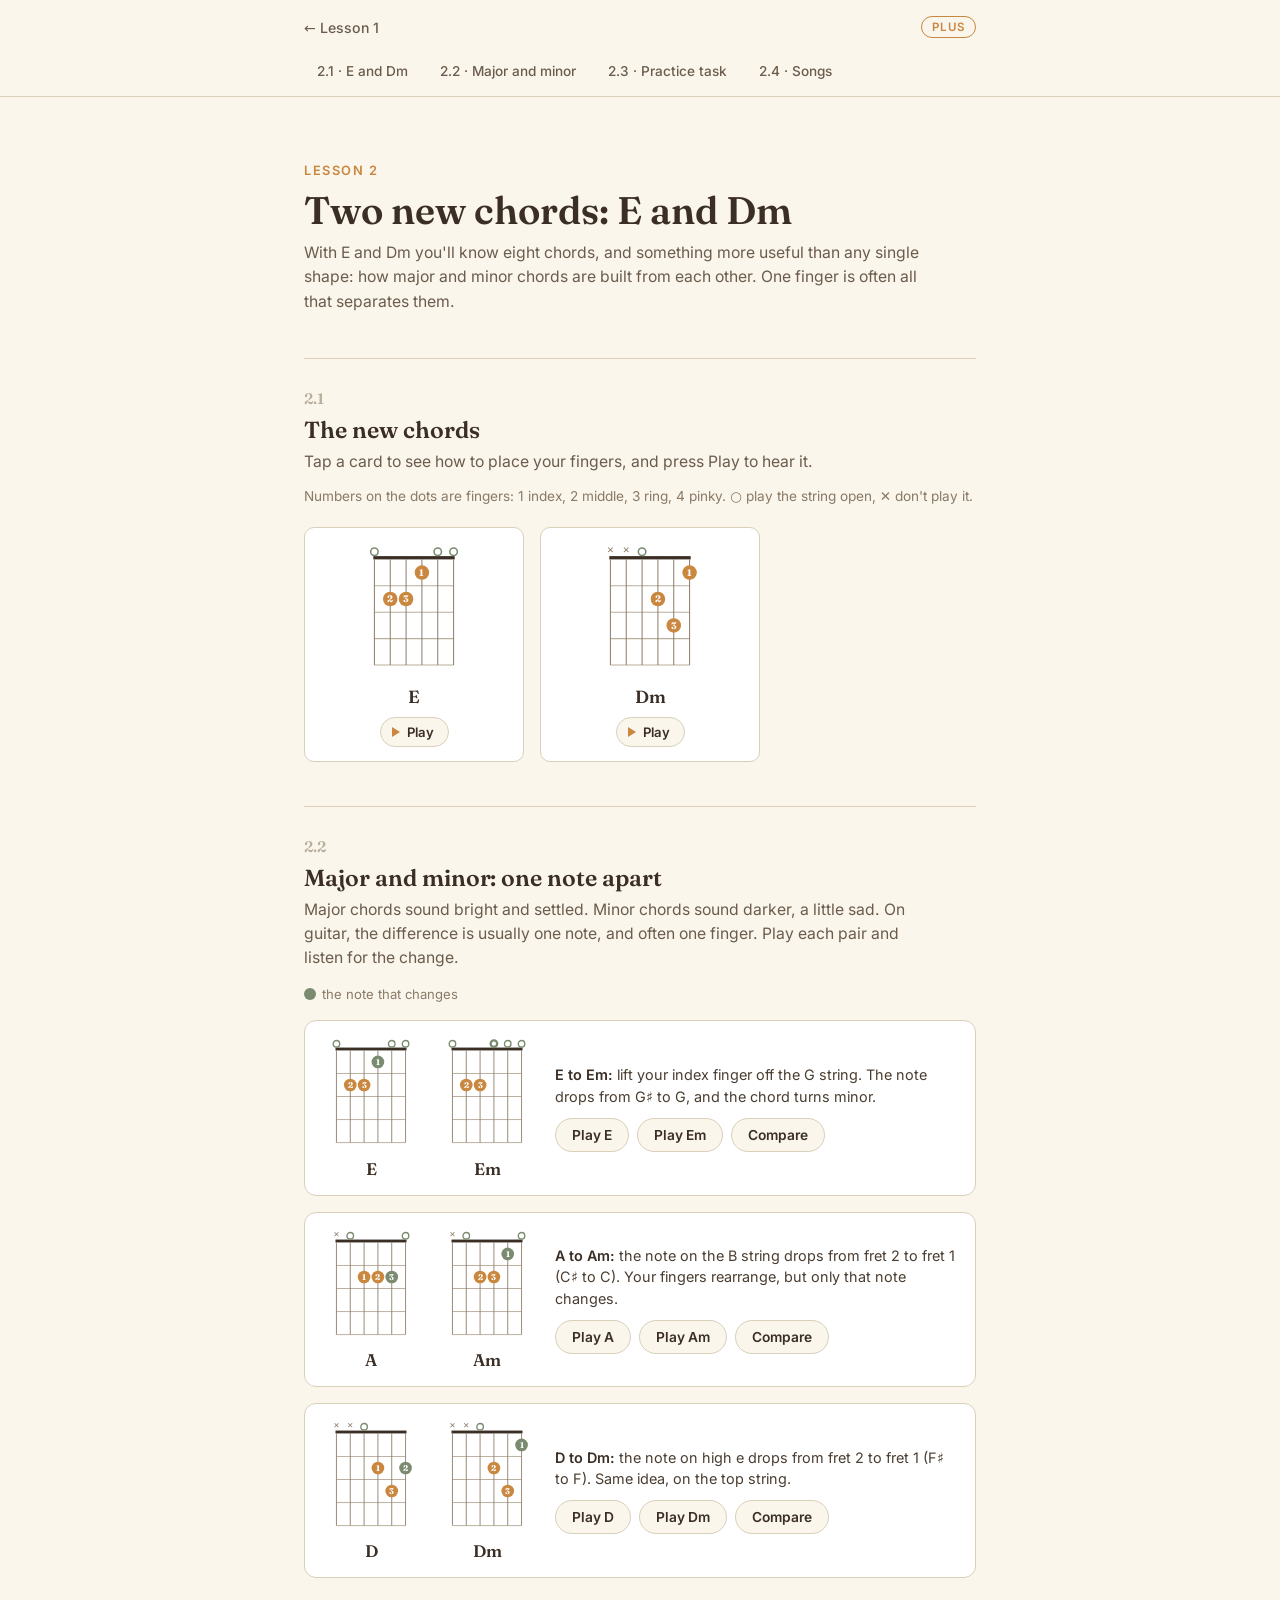
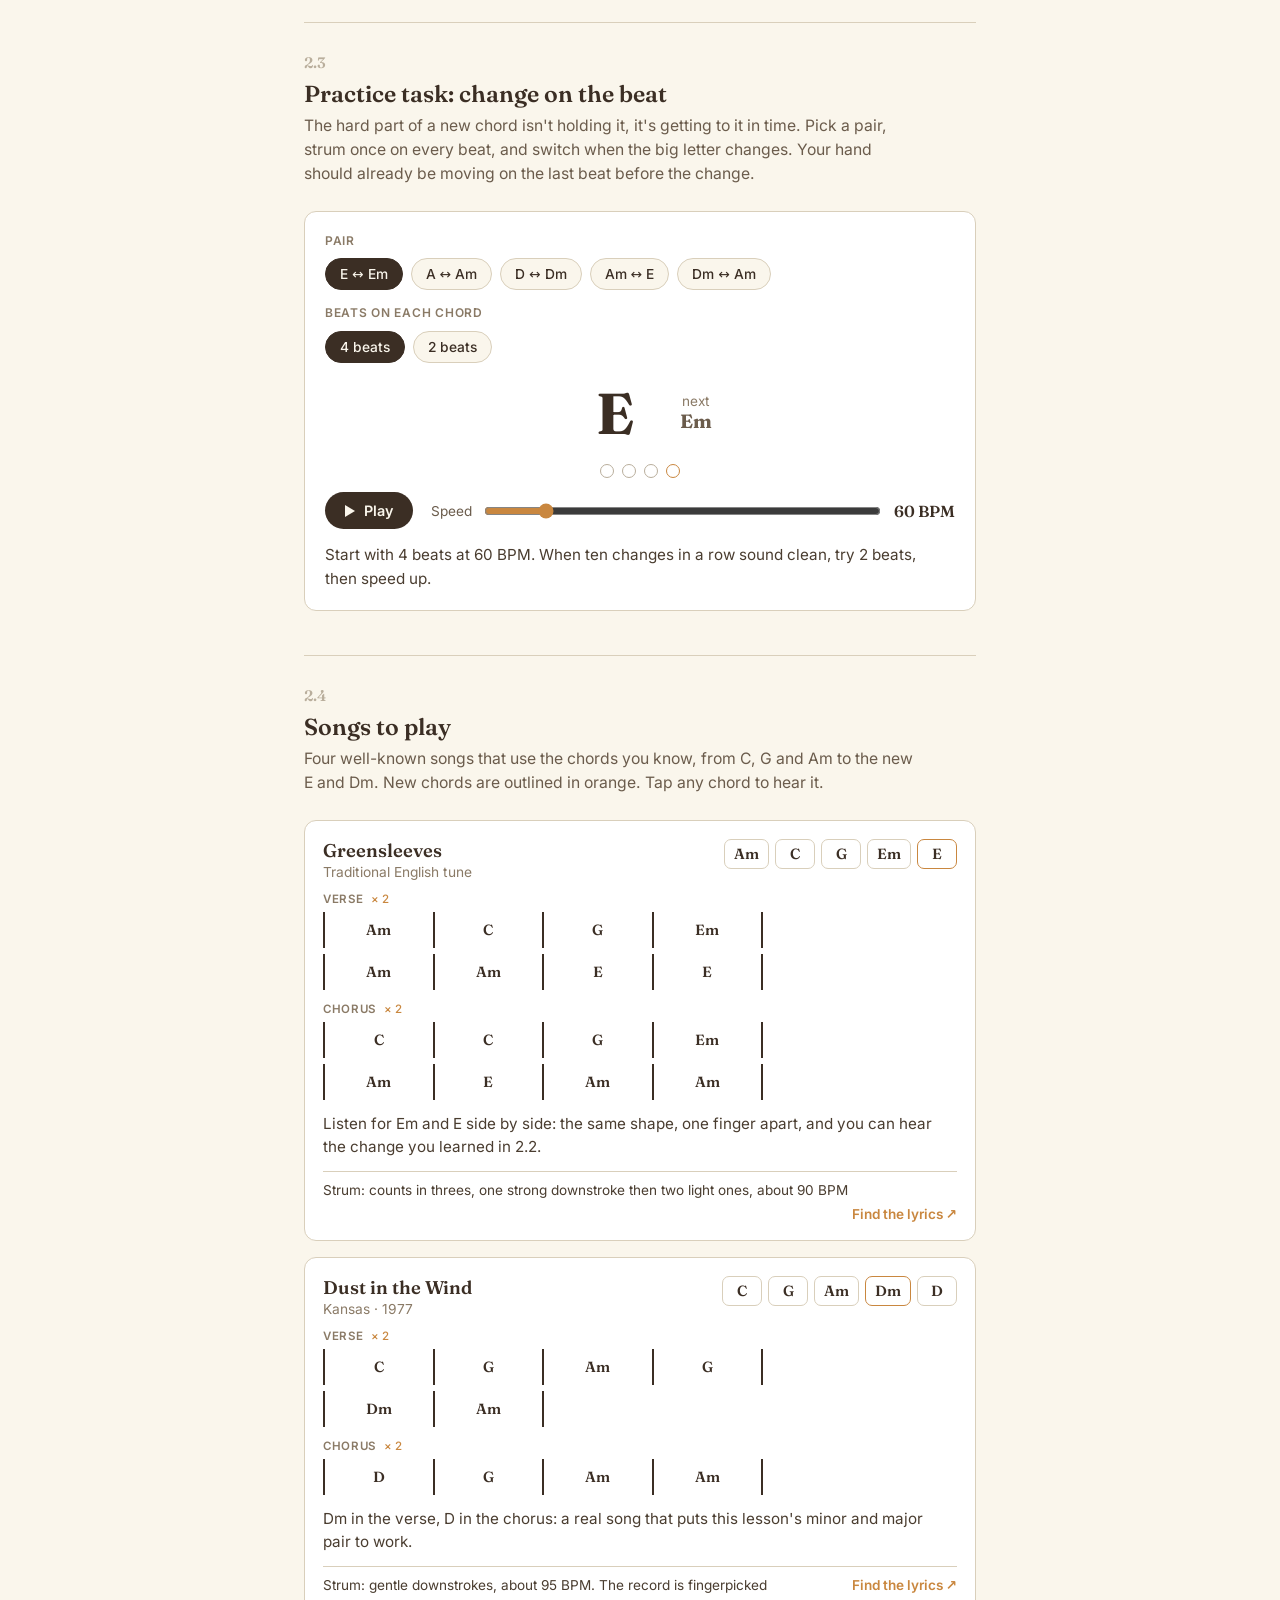
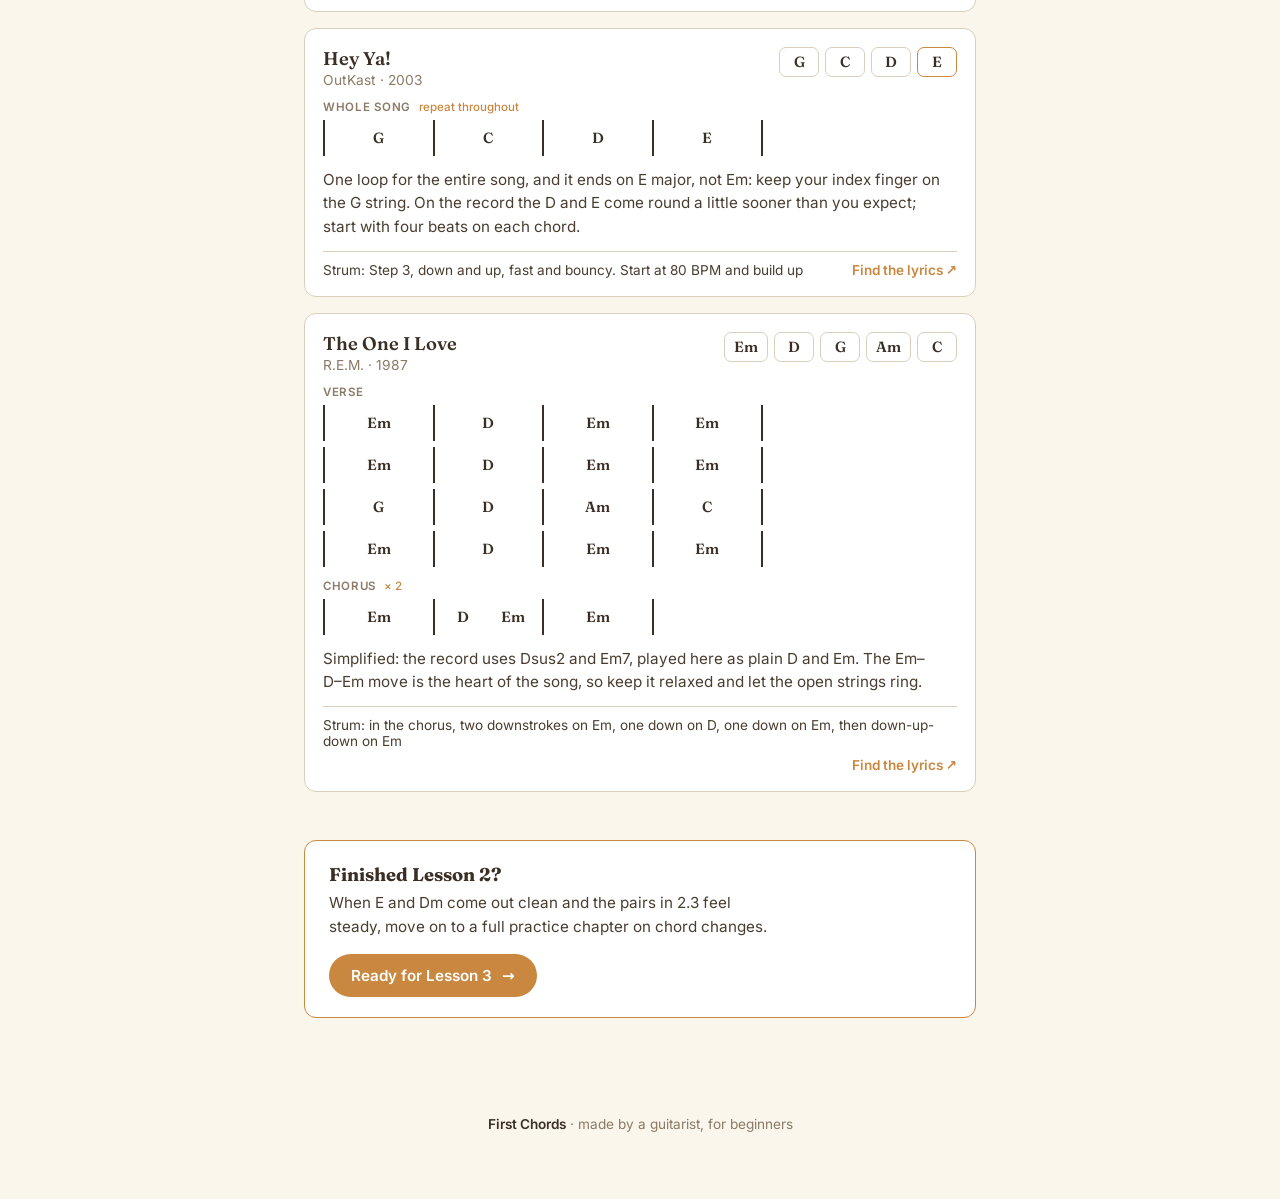
<file: lesson-2.html>
<!DOCTYPE html>
<html lang="en">
<head>
<meta charset="UTF-8">
<meta name="viewport" content="width=device-width, initial-scale=1, viewport-fit=cover">
<title>First Chords Plus · Lesson 2</title>
<meta name="description" content="First Chords Plus, Lesson 2: learn the E and Dm chords, hear how major and minor chords differ, and practice chord changes with songs.">
<meta name="robots" content="noindex">
<meta name="theme-color" content="#FAF6EC" media="(prefers-color-scheme: light)">
<meta name="theme-color" content="#1C1714" media="(prefers-color-scheme: dark)">
<link rel="icon" href="data:image/svg+xml,%3Csvg xmlns='http://www.w3.org/2000/svg' viewBox='0 0 32 32'%3E%3Cpath d='M16 3C22 3 28 5.5 28 11C28 17.5 20 26 16 29C12 26 4 17.5 4 11C4 5.5 10 3 16 3Z' fill='%23C9873F'/%3E%3C/svg%3E">
<link rel="preload" href="fonts/fraunces-latin.woff2" as="font" type="font/woff2" crossorigin>
<link rel="preload" href="fonts/inter-latin.woff2" as="font" type="font/woff2" crossorigin>
<link rel="stylesheet" href="assets/plus.css">
<style>
  #newGrid{grid-template-columns:repeat(2,minmax(0,220px)); justify-content:start;}
  @media (max-width:560px){#newGrid{grid-template-columns:repeat(2,minmax(0,1fr));}}

  /* major / minor pairs */
  .pairs{display:grid; gap:16px;}
  .pair{background:var(--card); border:1.4px solid var(--rule); border-radius:12px; padding:16px 18px; display:grid; grid-template-columns:auto auto 1fr; gap:10px 20px; align-items:center;}
  @media (max-width:560px){.pair{grid-template-columns:1fr 1fr;} .pair .pair-text{grid-column:1/-1;}}
  .pair figure{margin:0; text-align:center;}
  .pair svg{width:96px; height:auto;}
  .pair figcaption{font-family:'Fraunces',serif; font-weight:600; font-size:1.05rem; margin-top:2px;}
  .pair-text p{margin:0 0 10px; font-size:0.9rem; color:var(--ink-2); line-height:1.5;}
  .pair-text p strong{color:var(--ink);}
  .pair-btns{display:flex; gap:8px; flex-wrap:wrap;}
  .legend{display:flex; gap:16px; flex-wrap:wrap; font-size:0.82rem; color:var(--faint); margin:-8px 0 18px;}
  .legend span{display:inline-flex; align-items:center; gap:6px;}
  .legend i{width:12px; height:12px; border-radius:50%; display:inline-block;}

  /* chord-change drill */
  .drill-stage{display:flex; align-items:center; justify-content:center; gap:18px; padding:8px 0;}
  .drill-chord{font-family:'Fraunces',serif; font-weight:700; font-size:clamp(2.6rem,9vw,3.6rem); line-height:1; min-width:2.4ch; text-align:center; transition:color .1s;}
  .drill-next{font-size:0.85rem; color:var(--faint); text-align:center;}
  .drill-next b{font-family:'Fraunces',serif; font-size:1.2rem; color:var(--muted); display:block;}
  .beats{display:flex; gap:8px; justify-content:center;}
  .beats span{width:14px; height:14px; border-radius:50%; border:1.6px solid var(--line);}
  .beats span.on{background:var(--wood); border-color:var(--wood);}
  .beats span.change{border-color:var(--wood);}
  .transport{display:flex; align-items:center; gap:18px; flex-wrap:wrap;}

  /* songs */
  .song-card{background:var(--card); border:1.4px solid var(--rule); border-radius:12px; padding:18px; display:grid; gap:12px; margin-bottom:16px;}
  .song-top{display:flex; justify-content:space-between; align-items:flex-start; gap:12px; flex-wrap:wrap;}
  .song-top h4{font-family:'Fraunces',serif; font-weight:600; font-size:1.15rem; margin:0;}
  .song-top .meta{font-size:0.86rem; color:var(--faint); margin-top:2px;}
  .chips{display:flex; gap:6px; flex-wrap:wrap;}
  .chip,.bchord{font-family:'Fraunces',serif; font-weight:600; font-size:0.92rem; color:var(--ink); background:var(--card); border:1.4px solid var(--rule); border-radius:7px; min-width:40px; padding:5px 9px; cursor:pointer;}
  .chip:hover,.bchord:hover{border-color:var(--wood);}
  .chip.new{border-color:var(--wood);}
  .chip.sounding,.bchord.sounding{background:var(--wood); border-color:var(--wood); color:var(--on-accent);}
  .sec-label{font-size:0.72rem; font-weight:600; letter-spacing:.06em; text-transform:uppercase; color:var(--faint); margin-bottom:6px;}
  .sec-label .rep{text-transform:none; letter-spacing:0; font-weight:500; color:var(--wood); margin-left:4px;}
  .bars{display:grid; grid-template-columns:repeat(4,minmax(0,1fr)); row-gap:6px; max-width:440px; padding-right:2px;}
  .bar{display:flex; gap:4px; border-left:2px solid var(--ink); border-right:2px solid var(--ink); margin-right:-2px; padding:4px 6px; min-width:0;}
  .bar .bchord{flex:1; border-color:transparent; background:none; padding:4px 4px; min-width:0;}
  .song-foot{display:flex; flex-wrap:wrap; align-items:center; gap:8px 16px; border-top:1px solid var(--rule); padding-top:10px; font-size:0.85rem; color:var(--ink-2);}
  .lyrics-link{color:var(--wood); font-weight:600; text-decoration:none; margin-left:auto;}
  .lyrics-link:hover{text-decoration:underline;}
  @media (max-width:560px){.lyrics-link{margin-left:0;}}
</style>
</head>
<body>

<div class="topbar">
  <a class="back" href="plus.html" data-preview="https://claude.ai/artifact/MjpbvaH17UeMD9Yzjv74pP">← Lesson 1</a>
  <span class="plus-badge">Plus</span>
</div>

<nav class="jump" aria-label="Jump to a section">
  <div class="jump-inner">
    <a href="#new-chords">2.1 · E and Dm</a>
    <a href="#pairs">2.2 · Major and minor</a>
    <a href="#practice">2.3 · Practice task</a>
    <a href="#songs">2.4 · Songs</a>
  </div>
</nav>

<section class="wrap lesson" id="lesson-2">
  <p class="kicker">Lesson 2</p>
  <h2 class="lesson-h">Two new chords: E and Dm</h2>
  <p class="lede">With E and Dm you'll know eight chords, and something more useful than any single shape: how major and minor chords are built from each other. One finger is often all that separates them.</p>

  <!-- 2.1 -->
  <div class="sub" id="new-chords">
    <p class="sub-n">2.1</p>
    <h3 class="sub-h">The new chords</h3>
    <p class="lede">Tap a card to see how to place your fingers, and press Play to hear it.</p>
    <p class="chord-key">Numbers on the dots are fingers: 1 index, 2 middle, 3 ring, 4 pinky. ○ play the string open, ✕ don't play it.</p>
    <div class="chord-grid" id="newGrid"></div>
  </div>

  <!-- 2.2 -->
  <div class="sub" id="pairs">
    <p class="sub-n">2.2</p>
    <h3 class="sub-h">Major and minor: one note apart</h3>
    <p class="lede">Major chords sound bright and settled. Minor chords sound darker, a little sad. On guitar, the difference is usually one note, and often one finger. Play each pair and listen for the change.</p>
    <div class="legend"><span><i style="background:var(--sage)"></i>the note that changes</span></div>
    <div class="pairs" id="pairList"></div>
  </div>

  <!-- 2.3 -->
  <div class="sub" id="practice">
    <p class="sub-n">2.3</p>
    <h3 class="sub-h">Practice task: change on the beat</h3>
    <p class="lede">The hard part of a new chord isn't holding it, it's getting to it in time. Pick a pair, strum once on every beat, and switch when the big letter changes. Your hand should already be moving on the last beat before the change.</p>
    <div class="card">
      <div>
        <p class="ctl-label" id="drillLabel">Pair</p>
        <div class="seg" role="group" aria-labelledby="drillLabel" id="drillPick"></div>
      </div>
      <div>
        <p class="ctl-label" id="lenLabel">Beats on each chord</p>
        <div class="seg" role="group" aria-labelledby="lenLabel" id="lenPick">
          <button type="button" id="len-4" data-len="4" aria-pressed="true">4 beats</button>
          <button type="button" id="len-2" data-len="2" aria-pressed="false">2 beats</button>
        </div>
      </div>
      <div class="drill-stage" aria-live="polite">
        <div class="drill-chord" id="drillNow">E</div>
        <div class="drill-next">next<b id="drillNext">Em</b></div>
      </div>
      <div class="beats" id="beats" aria-hidden="true"><span></span><span></span><span></span><span></span></div>
      <div class="transport">
        <button type="button" class="btn" id="drillPlay"><span class="ico" aria-hidden="true"></span><span class="txt">Play</span></button>
        <div class="tempo-row" style="flex:1; min-width:220px;">
          <label for="drillTempo">Speed</label>
          <input type="range" id="drillTempo" min="50" max="120" step="5" value="60">
          <output for="drillTempo" id="drillTempoOut">60 BPM</output>
        </div>
      </div>
      <p class="body-text" style="margin:0;">Start with 4 beats at 60 BPM. When ten changes in a row sound clean, try 2 beats, then speed up.</p>
    </div>
  </div>

  <!-- 2.4 -->
  <div class="sub" id="songs">
    <p class="sub-n">2.4</p>
    <h3 class="sub-h">Songs to play</h3>
    <p class="lede">Four well-known songs that use the chords you know, from C, G and Am to the new E and Dm. New chords are outlined in orange. Tap any chord to hear it.</p>
    <div id="songList"></div>
  </div>

  <div class="next-lesson">
    <p><strong>Finished Lesson 2?</strong>When E and Dm come out clean and the pairs in 2.3 feel steady, move on to a full practice chapter on chord changes.</p>
    <a class="btn-next" href="lesson-3.html" data-preview="https://claude.ai/artifact/AtLQpp2LGpuCwDMNewSiW7" id="toLesson3">Ready for Lesson 3 <span aria-hidden="true">→</span></a>
  </div>
</section>

<footer class="wrap">
  <p class="made"><strong>First Chords</strong> · made by a guitarist, for beginners</p>
</footer>

<script src="assets/guitar-sound.js"></script>
<script>
(function(){
  const S=window.FCSound;
  // fret per string, low E to high e (null = don't play); fingers 1 index .. 4 pinky
  const CH={
    E:{frets:[0,2,2,1,0,0],fingers:[0,2,3,1,0,0]},
    Em:{frets:[0,2,2,0,0,0],fingers:[0,2,3,0,0,0]},
    A:{frets:[null,0,2,2,2,0],fingers:[0,0,1,2,3,0]},
    Am:{frets:[null,0,2,2,1,0],fingers:[0,0,2,3,1,0]},
    D:{frets:[null,null,0,2,3,2],fingers:[0,0,0,1,3,2]},
    Dm:{frets:[null,null,0,2,3,1],fingers:[0,0,0,2,3,1]},
    C:{frets:[null,3,2,0,1,0],fingers:[0,3,2,0,1,0]},
    G:{frets:[3,2,0,0,0,3],fingers:[2,1,0,0,0,3]},
  };
  const TIPS={
    E:'Middle finger on the A string (2nd fret), ring finger on the D string (2nd fret), index on the G string (1st fret). Strum all six strings. It\'s your Em with one extra finger.',
    Dm:'Middle finger on the G string (2nd fret), ring finger on the B string (3rd fret), index on high e (1st fret). Strum only the top four strings, starting from the open D. Keep the index finger curved so it doesn\'t touch the B string.'
  };

  function fretSVG(frets,fingers,changed){
    const strings=6, fretsShown=4, w=100,h=120, left=14, top=14, sw=(w-2*left)/(strings-1), fh=(h-top-10)/fretsShown;
    let s=`<svg viewBox="0 0 ${w} ${h}" aria-hidden="true"><rect x="${left-1}" y="${top-3}" width="${w-2*left+2}" height="3" class="cd-nut"/>`;
    for(let f=1;f<=fretsShown;f++) s+=`<line x1="${left}" y1="${top+f*fh}" x2="${w-left}" y2="${top+f*fh}" class="cd-fret"/>`;
    for(let i=0;i<strings;i++){ const x=left+i*sw; s+=`<line x1="${x}" y1="${top}" x2="${x}" y2="${top+fretsShown*fh}" class="cd-string"/>`; }
    frets.forEach((f,i)=>{
      const x=left+i*sw, ch=i===changed?' changed':'';
      if(f===null) s+=`<text x="${x}" y="${top-6}" class="cd-x">✕</text>`;
      else if(f===0) s+=`<circle cx="${x}" cy="${top-7}" r="3.4" class="cd-open${ch}"/>`;
      else{ const y=top+(f-0.5)*fh; s+=`<circle cx="${x}" cy="${y}" r="6.6" class="cd-dot${ch}"/>`; if(fingers[i]) s+=`<text x="${x}" y="${y+3.1}" class="finger-num">${fingers[i]}</text>`; }
    });
    return s+'</svg>';
  }
  function playChord(name){ S.strum(CH[name].frets); }

  // 2.1 chord cards
  const grid=document.getElementById('newGrid');
  ['E','Dm'].forEach(name=>{
    const c=CH[name], card=document.createElement('div'); card.className='chord-card';
    card.innerHTML=`<button type="button" class="chord-face" id="face-${name}" aria-expanded="false" aria-label="${name} chord: show finger placement">${fretSVG(c.frets,c.fingers)}<span class="name">${name}</span></button>`
      +`<button type="button" class="chord-play" id="play-${name}" aria-label="Play the ${name} chord"><span class="tri" aria-hidden="true"></span>Play</button>`;
    let t=null;
    card.querySelector('.chord-play').addEventListener('click',()=>{ playChord(name); card.classList.add('playing'); clearTimeout(t); t=setTimeout(()=>card.classList.remove('playing'),2000); });
    card.querySelector('.chord-face').addEventListener('click',()=>{
      const open=card.classList.contains('open');
      grid.querySelectorAll('.chord-card').forEach(x=>{ x.classList.remove('open'); x.querySelector('.chord-face').setAttribute('aria-expanded','false'); });
      grid.querySelectorAll('.chord-note').forEach(n=>n.remove());
      if(!open){ card.classList.add('open'); card.querySelector('.chord-face').setAttribute('aria-expanded','true');
        const n=document.createElement('div'); n.className='chord-note'; n.textContent=TIPS[name]; grid.appendChild(n); }
    });
    grid.appendChild(card);
  });

  // 2.2 major / minor pairs; changed = string index of the note that moves
  const PAIRS=[
    {maj:'E',min:'Em',changed:3,text:'<strong>E to Em:</strong> lift your index finger off the G string. The note drops from G♯ to G, and the chord turns minor.'},
    {maj:'A',min:'Am',changed:4,text:'<strong>A to Am:</strong> the note on the B string drops from fret 2 to fret 1 (C♯ to C). Your fingers rearrange, but only that note changes.'},
    {maj:'D',min:'Dm',changed:5,text:'<strong>D to Dm:</strong> the note on high e drops from fret 2 to fret 1 (F♯ to F). Same idea, on the top string.'},
  ];
  const pairList=document.getElementById('pairList');
  PAIRS.forEach(p=>{
    const el=document.createElement('div'); el.className='pair';
    el.innerHTML=`<figure>${fretSVG(CH[p.maj].frets,CH[p.maj].fingers,p.changed)}<figcaption>${p.maj}</figcaption></figure>`
      +`<figure>${fretSVG(CH[p.min].frets,CH[p.min].fingers,p.changed)}<figcaption>${p.min}</figcaption></figure>`
      +`<div class="pair-text"><p>${p.text}</p><div class="pair-btns">`
      +`<button type="button" class="btn-quiet" id="pp-${p.maj}">Play ${p.maj}</button>`
      +`<button type="button" class="btn-quiet" id="pp-${p.min}">Play ${p.min}</button>`
      +`<button type="button" class="btn-quiet" id="pp-${p.maj}-${p.min}">Compare</button></div></div>`;
    el.querySelector(`#pp-${p.maj}`).addEventListener('click',()=>playChord(p.maj));
    el.querySelector(`#pp-${p.min}`).addEventListener('click',()=>playChord(p.min));
    el.querySelector(`#pp-${p.maj}-${p.min}`).addEventListener('click',()=>{ playChord(p.maj); setTimeout(()=>playChord(p.min),1300); });
    pairList.appendChild(el);
  });

  // 2.3 chord-change drill: one downstroke per beat, click on every beat
  const DRILLS=[['E','Em'],['A','Am'],['D','Dm'],['Am','E'],['Dm','Am']];
  const drill={pair:DRILLS[0],len:4,bpm:60,timer:null,next:0,step:0,ring:[],ui:[]};
  const drillPick=document.getElementById('drillPick');
  DRILLS.forEach((d,i)=>{
    const b=document.createElement('button'); b.type='button'; b.id='drill-'+d.join('-'); b.textContent=d.join(' ↔ '); b.setAttribute('aria-pressed',i===0);
    b.addEventListener('click',()=>{ drill.pair=d; drillPick.querySelectorAll('button').forEach(x=>x.setAttribute('aria-pressed',x===b)); drill.step=0; showDrill(0); });
    drillPick.appendChild(b);
  });
  document.querySelectorAll('#lenPick button').forEach(b=>b.addEventListener('click',()=>{
    drill.len=+b.dataset.len; document.querySelectorAll('#lenPick button').forEach(x=>x.setAttribute('aria-pressed',x===b)); drill.step=0; showDrill(0);
  }));
  const tempo=document.getElementById('drillTempo'), tempoOut=document.getElementById('drillTempoOut');
  tempo.addEventListener('input',()=>{ drill.bpm=+tempo.value; tempoOut.textContent=drill.bpm+' BPM'; });
  const nowEl=document.getElementById('drillNow'), nextEl=document.getElementById('drillNext'), beatEls=[...document.querySelectorAll('#beats span')];
  function showDrill(step){
    const idx=Math.floor(step/drill.len)%2, beat=step%drill.len;
    nowEl.textContent=drill.pair[idx]; nextEl.textContent=drill.pair[1-idx];
    beatEls.forEach((b,i)=>{ b.hidden=i>=drill.len; b.classList.toggle('on',i===beat&&!!drill.timer); b.classList.toggle('change',i===drill.len-1); });
  }
  function click(t,accent){
    const ctx=S.ctx(), o=ctx.createOscillator(), g=ctx.createGain();
    o.frequency.value=accent?1600:1100; g.gain.setValueAtTime(0.0001,t); g.gain.exponentialRampToValueAtTime(accent?0.16:0.09,t+0.002); g.gain.exponentialRampToValueAtTime(0.0001,t+0.05);
    o.connect(g).connect(ctx.destination); o.start(t); o.stop(t+0.06);
  }
  function schedule(){
    const ctx=S.ctx(), beat=60/drill.bpm;
    while(drill.next<ctx.currentTime+0.12){
      const step=drill.step, idx=Math.floor(step/drill.len)%2, name=drill.pair[idx];
      click(drill.next,step%drill.len===0);
      drill.ring.forEach(v=>{ try{ v.out.gain.setTargetAtTime(0,drill.next,0.03); v.src.stop(drill.next+0.3); }catch(e){} });
      const notes=[]; CH[name].frets.forEach((f,i)=>{ if(f!==null) notes.push(S.OPEN[i]*Math.pow(2,f/12)); });
      drill.ring=notes.map((fq,k)=>S.play(fq,drill.next-ctx.currentTime+k*0.012,0.38));
      const ms=Math.max(0,(drill.next-ctx.currentTime)*1000);
      drill.ui.push(setTimeout(()=>showDrill(step),ms));
      drill.next+=beat; drill.step++;
    }
    if(drill.ui.length>64) drill.ui=drill.ui.slice(-16);
  }
  const playBtn=document.getElementById('drillPlay');
  function stopDrill(){
    clearInterval(drill.timer); drill.timer=null; drill.ui.forEach(clearTimeout); drill.ui=[];
    const t=S.time; drill.ring.forEach(v=>{ try{ v.out.gain.cancelScheduledValues(t); v.out.gain.setTargetAtTime(0,t,0.04); v.src.stop(t+0.3); }catch(e){} }); drill.ring=[];
    playBtn.classList.remove('on'); playBtn.querySelector('.txt').textContent='Play'; drill.step=0; showDrill(0);
  }
  playBtn.addEventListener('click',()=>{
    if(drill.timer){ stopDrill(); return; }
    const ctx=S.ctx(); drill.step=0; drill.next=ctx.currentTime+0.1; schedule(); drill.timer=setInterval(schedule,25);
    playBtn.classList.add('on'); playBtn.querySelector('.txt').textContent='Stop';
  });
  showDrill(0);

  // 2.4 songs (chord progressions only; lyrics are linked, not reproduced)
  const NEW=['E','Dm'];
  const SONGS=[
    {title:'Greensleeves',artist:'Traditional English tune',year:null,chords:['Am','C','G','Em','E'],
     secs:[['Verse',['Am','C','G','Em','Am','Am','E','E'],'× 2'],['Chorus',['C','C','G','Em','Am','E','Am','Am'],'× 2']],
     strum:'counts in threes, one strong downstroke then two light ones, about 90 BPM',
     note:'Listen for Em and E side by side: the same shape, one finger apart, and you can hear the change you learned in 2.2.'},
    {title:'Dust in the Wind',artist:'Kansas',year:1977,chords:['C','G','Am','Dm','D'],
     secs:[['Verse',['C','G','Am','G','Dm','Am'],'× 2'],['Chorus',['D','G','Am','Am'],'× 2']],
     strum:'gentle downstrokes, about 95 BPM. The record is fingerpicked',
     note:'Dm in the verse, D in the chorus: a real song that puts this lesson\'s minor and major pair to work.'},
    {title:'Hey Ya!',artist:'OutKast',year:2003,chords:['G','C','D','E'],
     secs:[['Whole song',['G','C','D','E'],'repeat throughout']],
     strum:'Step 3, down and up, fast and bouncy. Start at 80 BPM and build up',
     note:'One loop for the entire song, and it ends on E major, not Em: keep your index finger on the G string. On the record the D and E come round a little sooner than you expect; start with four beats on each chord.'},
    {title:'The One I Love',artist:'R.E.M.',year:1987,chords:['Em','D','G','Am','C'],
     secs:[['Verse',['Em','D','Em','Em','Em','D','Em','Em','G','D','Am','C','Em','D','Em','Em'],null],['Chorus',['Em','D Em','Em'],'× 2']],
     strum:'in the chorus, two downstrokes on Em, one down on D, one down on Em, then down-up-down on Em',
     note:'Simplified: the record uses Dsus2 and Em7, played here as plain D and Em. The Em–D–Em move is the heart of the song, so keep it relaxed and let the open strings ring.'},
  ];
  const songList=document.getElementById('songList');
  const chipBtn=(c,cls)=>`<button type="button" class="${cls}${cls==='chip'&&NEW.includes(c)?' new':''}" data-chord="${c}" aria-label="Play ${c}">${c}</button>`;
  SONGS.forEach(s=>{
    const q=encodeURIComponent(`${s.title} ${s.year?s.artist:''} lyrics`.replace(/\s+/g,' ')).replace(/%20/g,'+');
    const el=document.createElement('div'); el.className='song-card';
    el.innerHTML=`<div class="song-top"><div><h4>${s.title}</h4><div class="meta">${s.artist}${s.year?' · '+s.year:''}</div></div><div class="chips">${s.chords.map(c=>chipBtn(c,'chip')).join('')}</div></div>`
      +s.secs.map(([label,bars,rep])=>`<div><div class="sec-label">${label}${rep?` <span class="rep">${rep}</span>`:''}</div><div class="bars">${bars.map(b=>`<span class="bar">${b.split(' ').map(c=>chipBtn(c,'bchord')).join('')}</span>`).join('')}</div></div>`).join('')
      +`<p class="body-text" style="margin:0;">${s.note}</p>`
      +`<div class="song-foot"><span>Strum: ${s.strum}</span><a class="lyrics-link" href="https://www.google.com/search?q=${q}" target="_blank" rel="noopener">Find the lyrics ↗</a></div>`;
    songList.appendChild(el);
  });
  songList.addEventListener('click',e=>{
    const b=e.target.closest('[data-chord]'); if(!b) return;
    playChord(b.dataset.chord); b.classList.add('sounding'); setTimeout(()=>b.classList.remove('sounding'),1200);
  });


  // In the claude.ai preview each lesson lives at its own link; on the real site plain relative links work.
  if(window.self!==window.top){ document.querySelectorAll('a[data-preview]').forEach(a=>{ a.href=a.dataset.preview; a.target='_blank'; a.rel='noopener'; }); }
  // jump bar highlight
  const links=[...document.querySelectorAll('.jump a')], secs=links.map(a=>document.querySelector(a.getAttribute('href')));
  function mark(){ const y=scrollY+120; let cur=-1; secs.forEach((s,i)=>{ if(s.getBoundingClientRect().top+scrollY<=y) cur=i; }); links.forEach((a,i)=>i===cur?a.setAttribute('aria-current','true'):a.removeAttribute('aria-current')); }
  addEventListener('scroll',mark,{passive:true}); mark();
})();
</script>
</body>
</html>
</file>
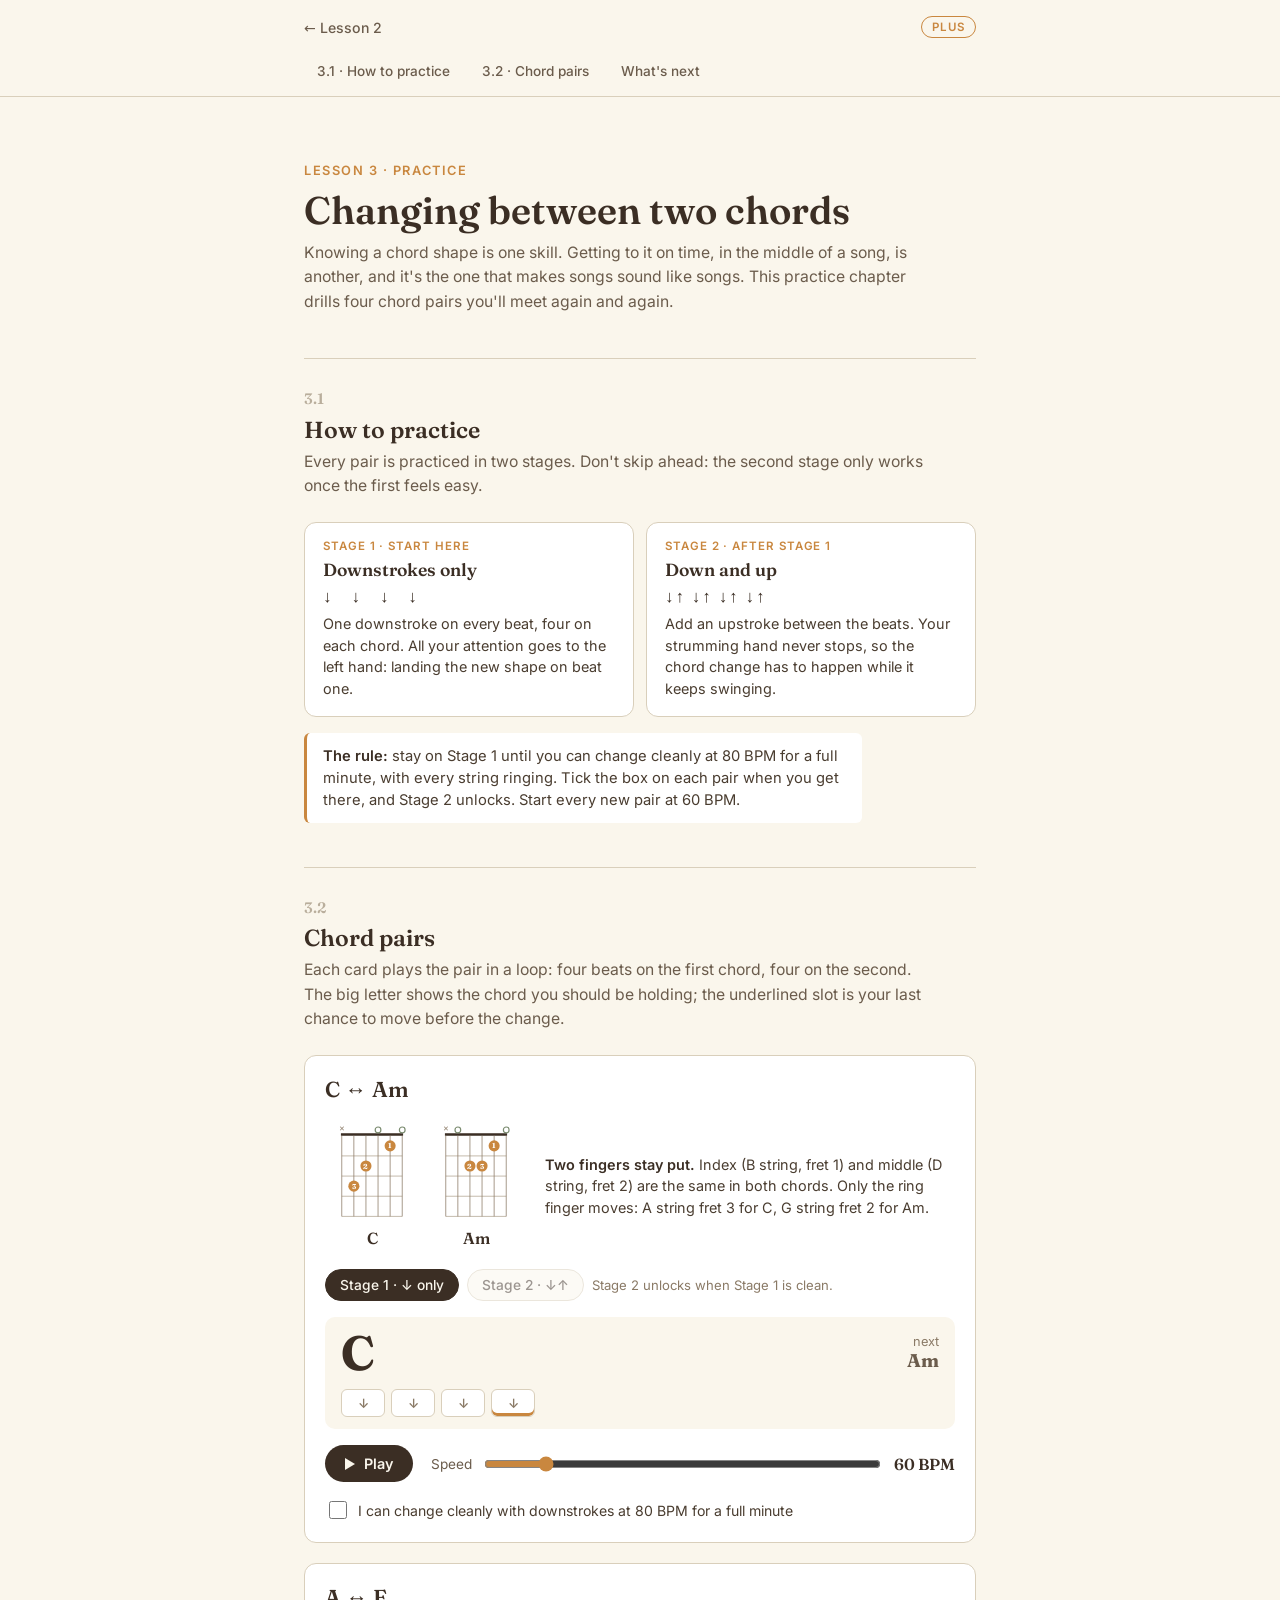
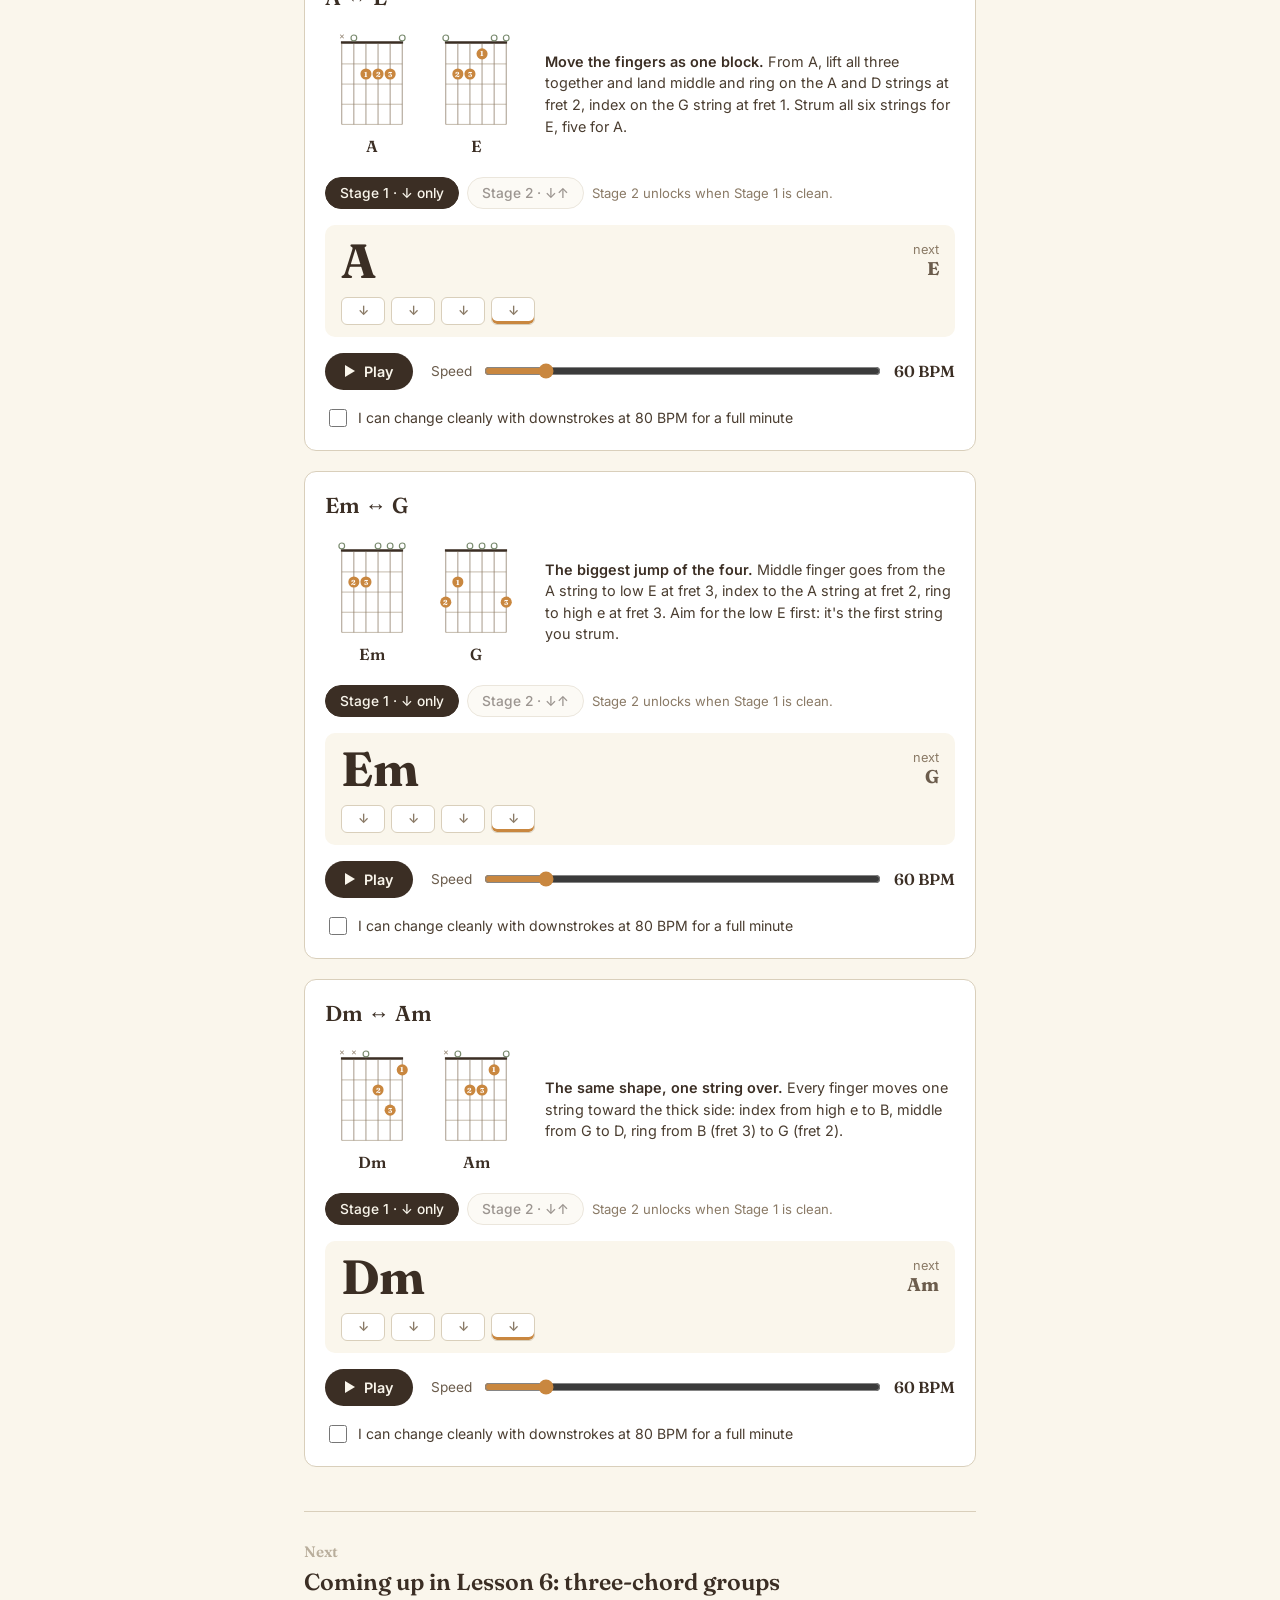
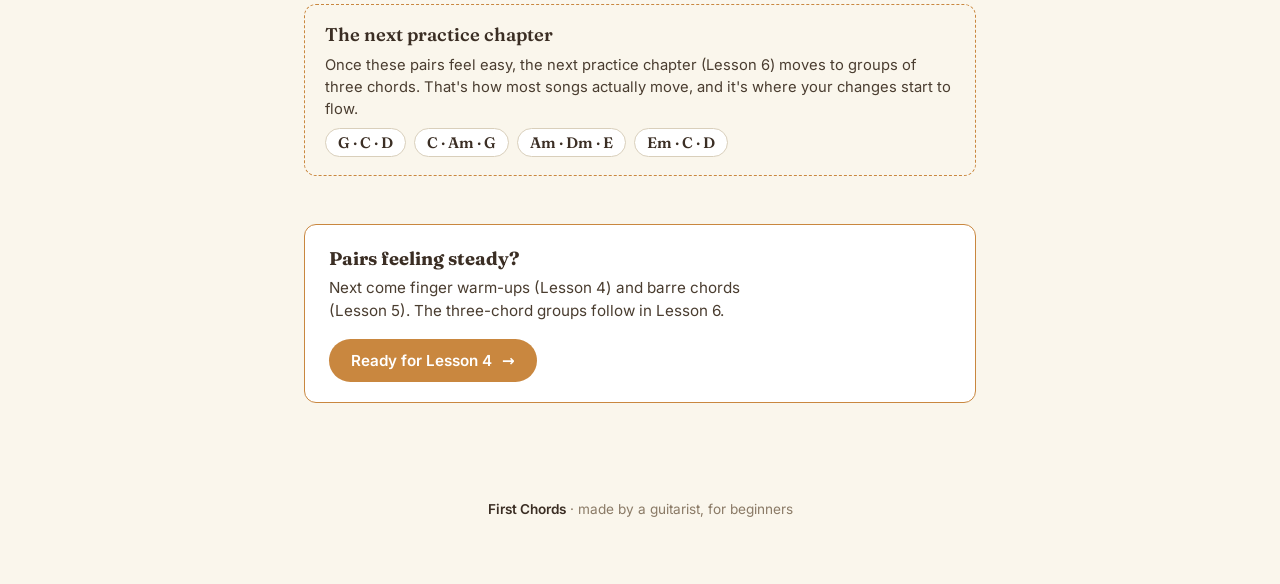
<file: lesson-3.html>
<!DOCTYPE html>
<html lang="en">
<head>
<meta charset="UTF-8">
<meta name="viewport" content="width=device-width, initial-scale=1, viewport-fit=cover">
<title>First Chords Plus · Lesson 3</title>
<meta name="description" content="First Chords Plus, Lesson 3: practice changing between chord pairs (C–Am, A–E, Em–G, Dm–Am), first with downstrokes, then down and up.">
<meta name="robots" content="noindex">
<meta name="theme-color" content="#FAF6EC" media="(prefers-color-scheme: light)">
<meta name="theme-color" content="#1C1714" media="(prefers-color-scheme: dark)">
<link rel="icon" href="data:image/svg+xml,%3Csvg xmlns='http://www.w3.org/2000/svg' viewBox='0 0 32 32'%3E%3Cpath d='M16 3C22 3 28 5.5 28 11C28 17.5 20 26 16 29C12 26 4 17.5 4 11C4 5.5 10 3 16 3Z' fill='%23C9873F'/%3E%3C/svg%3E">
<link rel="preload" href="fonts/fraunces-latin.woff2" as="font" type="font/woff2" crossorigin>
<link rel="preload" href="fonts/inter-latin.woff2" as="font" type="font/woff2" crossorigin>
<link rel="stylesheet" href="assets/plus.css">
<style>
  /* the two stages */
  .stages{list-style:none; margin:0 0 8px; padding:0; display:grid; grid-template-columns:1fr 1fr; gap:12px;}
  @media (max-width:560px){.stages{grid-template-columns:1fr;}}
  .stages li{background:var(--card); border:1.4px solid var(--rule); border-radius:12px; padding:16px 18px; display:grid; gap:6px;}
  .stages .st-n{font-size:0.72rem; font-weight:600; letter-spacing:.08em; text-transform:uppercase; color:var(--wood);}
  .stages h4{font-family:'Fraunces',serif; font-weight:600; font-size:1.1rem; margin:0;}
  .stages p{margin:0; font-size:0.9rem; color:var(--ink-2); line-height:1.5;}
  .stages .pattern{font-family:'Fraunces',serif; font-weight:600; font-size:1.05rem; letter-spacing:.12em; color:var(--ink);}
  .rule-box{border-left:3px solid var(--wood); background:var(--card); border-radius:6px; padding:12px 16px; font-size:0.92rem; color:var(--ink-2); line-height:1.5; margin:16px 0 0; max-width:62ch;}
  .rule-box strong{color:var(--ink);}

  /* pair drill cards */
  .drill{background:var(--card); border:1.4px solid var(--rule); border-radius:12px; padding:20px; display:grid; gap:16px; margin-bottom:20px;}
  .drill.playing{border-color:var(--wood);}
  .drill-head{display:flex; align-items:baseline; justify-content:space-between; gap:12px; flex-wrap:wrap;}
  .drill-head h4{font-family:'Fraunces',serif; font-weight:600; font-size:1.35rem; margin:0;}
  .drill-head .done{font-size:0.78rem; font-weight:600; color:var(--sage);}
  .drill-body{display:grid; grid-template-columns:auto 1fr; gap:16px 22px; align-items:center;}
  @media (max-width:560px){.drill-body{grid-template-columns:1fr;}}
  .mini{display:flex; gap:10px;}
  .mini figure{margin:0; text-align:center;}
  .mini svg{width:84px; height:auto;}
  .mini figcaption{font-family:'Fraunces',serif; font-weight:600; font-size:1rem;}
  .mini button{background:none; border:1.4px solid transparent; border-radius:8px; padding:4px; cursor:pointer; color:inherit;}
  .mini button:hover{border-color:var(--wood);}
  .tip{margin:0; font-size:0.9rem; color:var(--ink-2); line-height:1.5;}
  .tip strong{color:var(--ink);}

  .stage-pick{display:flex; flex-wrap:wrap; gap:8px; align-items:center;}
  .stage-pick button[disabled]{opacity:.5; cursor:not-allowed;}
  .lock-note{font-size:0.82rem; color:var(--faint);}
  .stage-check{display:flex; align-items:center; gap:8px; font-size:0.88rem; color:var(--ink-2); cursor:pointer;}
  .stage-check input{width:18px; height:18px; accent-color:var(--sage);}

  .stage-view{display:grid; grid-template-columns:1fr auto; align-items:center; gap:12px; background:var(--paper); border-radius:10px; padding:12px 16px;}
  .now-chord{font-family:'Fraunces',serif; font-weight:700; font-size:clamp(2.2rem,8vw,3rem); line-height:1;}
  .next-chord{font-size:0.8rem; color:var(--faint); text-align:right;}
  .next-chord b{display:block; font-family:'Fraunces',serif; font-size:1.15rem; color:var(--muted);}
  .ticks{grid-column:1/-1; display:flex; gap:6px;}
  .ticks span{flex:1; max-width:44px; height:28px; border-radius:6px; border:1.4px solid var(--rule); display:flex; align-items:center; justify-content:center; font-size:0.8rem; font-weight:600; color:var(--faint); background:var(--card);}
  .ticks span.miss{border-style:dashed; color:transparent;}
  .ticks span.on{background:var(--wood); border-color:var(--wood); color:var(--on-accent);}
  .ticks span.change{box-shadow:inset 0 -3px 0 var(--wood);}
  .ticks span.on.change{box-shadow:none;}
  .transport{display:flex; align-items:center; gap:18px; flex-wrap:wrap;}

  .coming{border:1.4px dashed var(--wood); border-radius:12px; padding:18px 20px; display:grid; gap:8px; margin-top:8px;}
  .coming h4{font-family:'Fraunces',serif; font-weight:600; font-size:1.15rem; margin:0;}
  .coming p{margin:0; font-size:0.92rem; color:var(--ink-2); line-height:1.5;}
  .groups{display:flex; flex-wrap:wrap; gap:8px;}
  .groups span{font-family:'Fraunces',serif; font-weight:600; font-size:0.95rem; border:1.4px solid var(--rule); border-radius:999px; padding:4px 12px; background:var(--card);}
</style>
</head>
<body>

<div class="topbar">
  <a class="back" href="lesson-2.html" data-preview="https://claude.ai/artifact/H55Xusr4nZDNbwJnQWrYfG">← Lesson 2</a>
  <span class="plus-badge">Plus</span>
</div>

<nav class="jump" aria-label="Jump to a section">
  <div class="jump-inner">
    <a href="#how">3.1 · How to practice</a>
    <a href="#pairs">3.2 · Chord pairs</a>
    <a href="#next">What's next</a>
  </div>
</nav>

<section class="wrap lesson" id="lesson-3">
  <p class="kicker">Lesson 3 · Practice</p>
  <h2 class="lesson-h">Changing between two chords</h2>
  <p class="lede">Knowing a chord shape is one skill. Getting to it on time, in the middle of a song, is another, and it's the one that makes songs sound like songs. This practice chapter drills four chord pairs you'll meet again and again.</p>

  <!-- 3.1 -->
  <div class="sub" id="how">
    <p class="sub-n">3.1</p>
    <h3 class="sub-h">How to practice</h3>
    <p class="lede">Every pair is practiced in two stages. Don't skip ahead: the second stage only works once the first feels easy.</p>
    <ol class="stages">
      <li>
        <span class="st-n">Stage 1 · start here</span>
        <h4>Downstrokes only</h4>
        <span class="pattern">↓ &nbsp; ↓ &nbsp; ↓ &nbsp; ↓</span>
        <p>One downstroke on every beat, four on each chord. All your attention goes to the left hand: landing the new shape on beat one.</p>
      </li>
      <li>
        <span class="st-n">Stage 2 · after Stage 1</span>
        <h4>Down and up</h4>
        <span class="pattern">↓↑ ↓↑ ↓↑ ↓↑</span>
        <p>Add an upstroke between the beats. Your strumming hand never stops, so the chord change has to happen while it keeps swinging.</p>
      </li>
    </ol>
    <p class="rule-box"><strong>The rule:</strong> stay on Stage 1 until you can change cleanly at 80 BPM for a full minute, with every string ringing. Tick the box on each pair when you get there, and Stage 2 unlocks. Start every new pair at 60 BPM.</p>
  </div>

  <!-- 3.2 -->
  <div class="sub" id="pairs">
    <p class="sub-n">3.2</p>
    <h3 class="sub-h">Chord pairs</h3>
    <p class="lede">Each card plays the pair in a loop: four beats on the first chord, four on the second. The big letter shows the chord you should be holding; the underlined slot is your last chance to move before the change.</p>
    <div id="drills"></div>
  </div>

  <!-- what's next -->
  <div class="sub" id="next">
    <p class="sub-n">Next</p>
    <h3 class="sub-h">Coming up in Lesson 6: three-chord groups</h3>
    <div class="coming">
      <h4>The next practice chapter</h4>
      <p>Once these pairs feel easy, the next practice chapter (Lesson 6) moves to groups of three chords. That's how most songs actually move, and it's where your changes start to flow.</p>
      <div class="groups" aria-label="Examples of three-chord groups"><span>G · C · D</span><span>C · Am · G</span><span>Am · Dm · E</span><span>Em · C · D</span></div>
    </div>
  </div>

  <div class="next-lesson">
    <p><strong>Pairs feeling steady?</strong>Next come finger warm-ups (Lesson 4) and barre chords (Lesson 5). The three-chord groups follow in Lesson 6.</p>
    <a class="btn-next" href="lesson-4.html" data-preview="https://claude.ai/artifact/1FGw4VHR7KiFpuUhqQxbW6" id="toLesson4">Ready for Lesson 4 <span aria-hidden="true">→</span></a>
  </div>
</section>

<footer class="wrap">
  <p class="made"><strong>First Chords</strong> · made by a guitarist, for beginners</p>
</footer>

<script src="assets/guitar-sound.js"></script>
<script>
(function(){
  const S=window.FCSound;
  const CH={
    C:{frets:[null,3,2,0,1,0],fingers:[0,3,2,0,1,0]},
    Am:{frets:[null,0,2,2,1,0],fingers:[0,0,2,3,1,0]},
    A:{frets:[null,0,2,2,2,0],fingers:[0,0,1,2,3,0]},
    E:{frets:[0,2,2,1,0,0],fingers:[0,2,3,1,0,0]},
    Em:{frets:[0,2,2,0,0,0],fingers:[0,2,3,0,0,0]},
    G:{frets:[3,2,0,0,0,3],fingers:[2,1,0,0,0,3]},
    Dm:{frets:[null,null,0,2,3,1],fingers:[0,0,0,2,3,1]},
  };
  const PAIRS=[
    {a:'C',b:'Am',tip:'<strong>Two fingers stay put.</strong> Index (B string, fret 1) and middle (D string, fret 2) are the same in both chords. Only the ring finger moves: A string fret 3 for C, G string fret 2 for Am.'},
    {a:'A',b:'E',tip:'<strong>Move the fingers as one block.</strong> From A, lift all three together and land middle and ring on the A and D strings at fret 2, index on the G string at fret 1. Strum all six strings for E, five for A.'},
    {a:'Em',b:'G',tip:'<strong>The biggest jump of the four.</strong> Middle finger goes from the A string to low E at fret 3, index to the A string at fret 2, ring to high e at fret 3. Aim for the low E first: it\'s the first string you strum.'},
    {a:'Dm',b:'Am',tip:'<strong>The same shape, one string over.</strong> Every finger moves one string toward the thick side: index from high e to B, middle from G to D, ring from B (fret 3) to G (fret 2).'},
  ];

  function fretSVG(frets,fingers){
    const strings=6, fretsShown=4, w=100,h=120, left=14, top=14, sw=(w-2*left)/(strings-1), fh=(h-top-10)/fretsShown;
    let s=`<svg viewBox="0 0 ${w} ${h}" aria-hidden="true"><rect x="${left-1}" y="${top-3}" width="${w-2*left+2}" height="3" class="cd-nut"/>`;
    for(let f=1;f<=fretsShown;f++) s+=`<line x1="${left}" y1="${top+f*fh}" x2="${w-left}" y2="${top+f*fh}" class="cd-fret"/>`;
    for(let i=0;i<strings;i++){ const x=left+i*sw; s+=`<line x1="${x}" y1="${top}" x2="${x}" y2="${top+fretsShown*fh}" class="cd-string"/>`; }
    frets.forEach((f,i)=>{
      const x=left+i*sw;
      if(f===null) s+=`<text x="${x}" y="${top-6}" class="cd-x">✕</text>`;
      else if(f===0) s+=`<circle cx="${x}" cy="${top-7}" r="3.4" class="cd-open"/>`;
      else{ const y=top+(f-0.5)*fh; s+=`<circle cx="${x}" cy="${y}" r="6.6" class="cd-dot"/>`; if(fingers[i]) s+=`<text x="${x}" y="${y+3.1}" class="finger-num">${fingers[i]}</text>`; }
    });
    return s+'</svg>';
  }
  const notesOf=name=>{ const n=[]; CH[name].frets.forEach((f,i)=>{ if(f!==null) n.push(S.OPEN[i]*Math.pow(2,f/12)); }); return n; };
  function click(t,accent){
    const ctx=S.ctx(), o=ctx.createOscillator(), g=ctx.createGain();
    o.frequency.value=accent?1600:1100; g.gain.setValueAtTime(0.0001,t); g.gain.exponentialRampToValueAtTime(accent?0.16:0.09,t+0.002); g.gain.exponentialRampToValueAtTime(0.0001,t+0.05);
    o.connect(g).connect(ctx.destination); o.start(t); o.stop(t+0.06);
  }
  const load=k=>{ try{ return JSON.parse(localStorage.getItem(k)||'null'); }catch(e){ return null; } };
  const save=(k,v)=>{ try{ localStorage.setItem(k,JSON.stringify(v)); }catch(e){} };

  let active=null; // only one drill plays at a time
  const host=document.getElementById('drills');

  PAIRS.forEach(p=>{
    const id=`${p.a}-${p.b}`, key='firstchords.plus.l3.'+id;
    const saved=load(key)||{};
    const st={stage:1, ok:!!saved.ok, bpm:60, timer:null, next:0, step:0, ring:[], ui:[]};
    const el=document.createElement('div'); el.className='drill'; el.id='drill-'+id;
    el.innerHTML=`
      <div class="drill-head"><h4>${p.a} ↔ ${p.b}</h4><span class="done" ${st.ok?'':'hidden'}>Stage 1 done ✓</span></div>
      <div class="drill-body">
        <div class="mini">
          <button type="button" aria-label="Play ${p.a}" data-play="${p.a}"><figure>${fretSVG(CH[p.a].frets,CH[p.a].fingers)}<figcaption>${p.a}</figcaption></figure></button>
          <button type="button" aria-label="Play ${p.b}" data-play="${p.b}"><figure>${fretSVG(CH[p.b].frets,CH[p.b].fingers)}<figcaption>${p.b}</figcaption></figure></button>
        </div>
        <p class="tip">${p.tip}</p>
      </div>
      <div class="stage-pick" role="group" aria-label="Practice stage">
        <div class="seg">
          <button type="button" id="s1-${id}" aria-pressed="true">Stage 1 · ↓ only</button>
          <button type="button" id="s2-${id}" aria-pressed="false">Stage 2 · ↓↑</button>
        </div>
        <span class="lock-note">Stage 2 unlocks when Stage 1 is clean.</span>
      </div>
      <div class="stage-view" aria-live="polite">
        <div class="now-chord">${p.a}</div>
        <div class="next-chord">next<b>${p.b}</b></div>
        <div class="ticks"></div>
      </div>
      <div class="transport">
        <button type="button" class="btn" id="play-${id}"><span class="ico" aria-hidden="true"></span><span class="txt">Play</span></button>
        <div class="tempo-row" style="flex:1; min-width:220px;">
          <label for="tempo-${id}">Speed</label>
          <input type="range" id="tempo-${id}" min="50" max="120" step="5" value="60">
          <output for="tempo-${id}">60 BPM</output>
        </div>
      </div>
      <label class="stage-check"><input type="checkbox" id="ok-${id}" ${st.ok?'checked':''}> I can change cleanly with downstrokes at 80 BPM for a full minute</label>`;
    host.appendChild(el);

    const $=s=>el.querySelector(s);
    const s1=$('#s1-'+id), s2=$('#s2-'+id), okBox=$('#ok-'+id), lock=$('.lock-note'), done=$('.done');
    const nowEl=$('.now-chord'), nextEl=$('.next-chord b'), ticks=$('.ticks'), playBtn=$('#play-'+id);
    const tempo=$('#tempo-'+id), tempoOut=$('output');

    // slots per chord: stage 1 = 4 beats, stage 2 = 8 eighths (down on the beat, up on the "&")
    const slots=()=>st.stage===1?4:8;
    function drawTicks(){
      const n=slots(); let h='';
      for(let i=0;i<n;i++){ const isUp=st.stage===2&&i%2===1; h+=`<span class="${i===n-1?'change':''}">${st.stage===1?'↓':(isUp?'↑':'↓')}</span>`; }
      ticks.innerHTML=h;
    }
    function show(step){
      const n=slots(), idx=Math.floor(step/n)%2, pos=step%n;
      nowEl.textContent=idx?p.b:p.a; nextEl.textContent=idx?p.a:p.b;
      [...ticks.children].forEach((t,i)=>t.classList.toggle('on',!!st.timer&&i===pos));
    }
    function setStage(n){
      if(n===2&&!st.ok){ lock.textContent='Finish Stage 1 first: tick the box below once it\'s clean at 80 BPM.'; return; }
      st.stage=n; s1.setAttribute('aria-pressed',n===1); s2.setAttribute('aria-pressed',n===2);
      st.step=0; drawTicks(); show(0);
    }
    function refreshLock(){
      s2.disabled=!st.ok; s2.title=st.ok?'':'Finish Stage 1 first';
      lock.textContent=st.ok?'Stage 2 unlocked. Start it at 60 BPM again.':'Stage 2 unlocks when Stage 1 is clean.';
      done.hidden=!st.ok;
      if(!st.ok&&st.stage===2) setStage(1);
    }
    s1.addEventListener('click',()=>setStage(1));
    s2.addEventListener('click',()=>setStage(2));
    okBox.addEventListener('change',()=>{ st.ok=okBox.checked; save(key,{ok:st.ok}); refreshLock(); });
    tempo.addEventListener('input',()=>{ st.bpm=+tempo.value; tempoOut.textContent=st.bpm+' BPM'; });
    el.querySelectorAll('[data-play]').forEach(b=>b.addEventListener('click',()=>S.strum(CH[b.dataset.play].frets)));

    function schedule(){
      const ctx=S.ctx(), n=slots(), slotLen=60/st.bpm/(st.stage===1?1:2);
      while(st.next<ctx.currentTime+0.12){
        const step=st.step, pos=step%n, idx=Math.floor(step/n)%2, name=idx?p.b:p.a, up=st.stage===2&&pos%2===1;
        if(!up) click(st.next,pos===0);
        st.ring.forEach(v=>{ try{ v.out.gain.setTargetAtTime(0,st.next,0.03); v.src.stop(st.next+0.3); }catch(e){} });
        let notes=notesOf(name); if(up) notes=notes.slice(-4).reverse();
        st.ring=notes.map((fq,k)=>S.play(fq,st.next-ctx.currentTime+k*0.012,up?0.26:0.38));
        st.ui.push(setTimeout(()=>show(step),Math.max(0,(st.next-ctx.currentTime)*1000)));
        st.next+=slotLen; st.step++;
      }
      if(st.ui.length>64) st.ui=st.ui.slice(-16);
    }
    function stop(){
      clearInterval(st.timer); st.timer=null; st.ui.forEach(clearTimeout); st.ui=[];
      const t=S.time; st.ring.forEach(v=>{ try{ v.out.gain.cancelScheduledValues(t); v.out.gain.setTargetAtTime(0,t,0.04); v.src.stop(t+0.3); }catch(e){} }); st.ring=[];
      playBtn.classList.remove('on'); playBtn.querySelector('.txt').textContent='Play'; el.classList.remove('playing');
      st.step=0; show(0); if(active===api) active=null;
    }
    const api={stop};
    playBtn.addEventListener('click',()=>{
      if(st.timer){ stop(); return; }
      if(active) active.stop();
      active=api; const ctx=S.ctx(); st.step=0; st.next=ctx.currentTime+0.1; schedule(); st.timer=setInterval(schedule,25);
      playBtn.classList.add('on'); playBtn.querySelector('.txt').textContent='Stop'; el.classList.add('playing');
    });

    drawTicks(); refreshLock(); show(0);
  });

  // In the claude.ai preview each lesson lives at its own link; on the real site plain relative links work.
  if(window.self!==window.top){ document.querySelectorAll('a[data-preview]').forEach(a=>{ a.href=a.dataset.preview; a.target='_blank'; a.rel='noopener'; }); }

  const links=[...document.querySelectorAll('.jump a')], secs=links.map(a=>document.querySelector(a.getAttribute('href')));
  function mark(){ const y=scrollY+120; let cur=-1; secs.forEach((s,i)=>{ if(s.getBoundingClientRect().top+scrollY<=y) cur=i; }); links.forEach((a,i)=>i===cur?a.setAttribute('aria-current','true'):a.removeAttribute('aria-current')); }
  addEventListener('scroll',mark,{passive:true}); mark();
})();
</script>
</body>
</html>
</file>
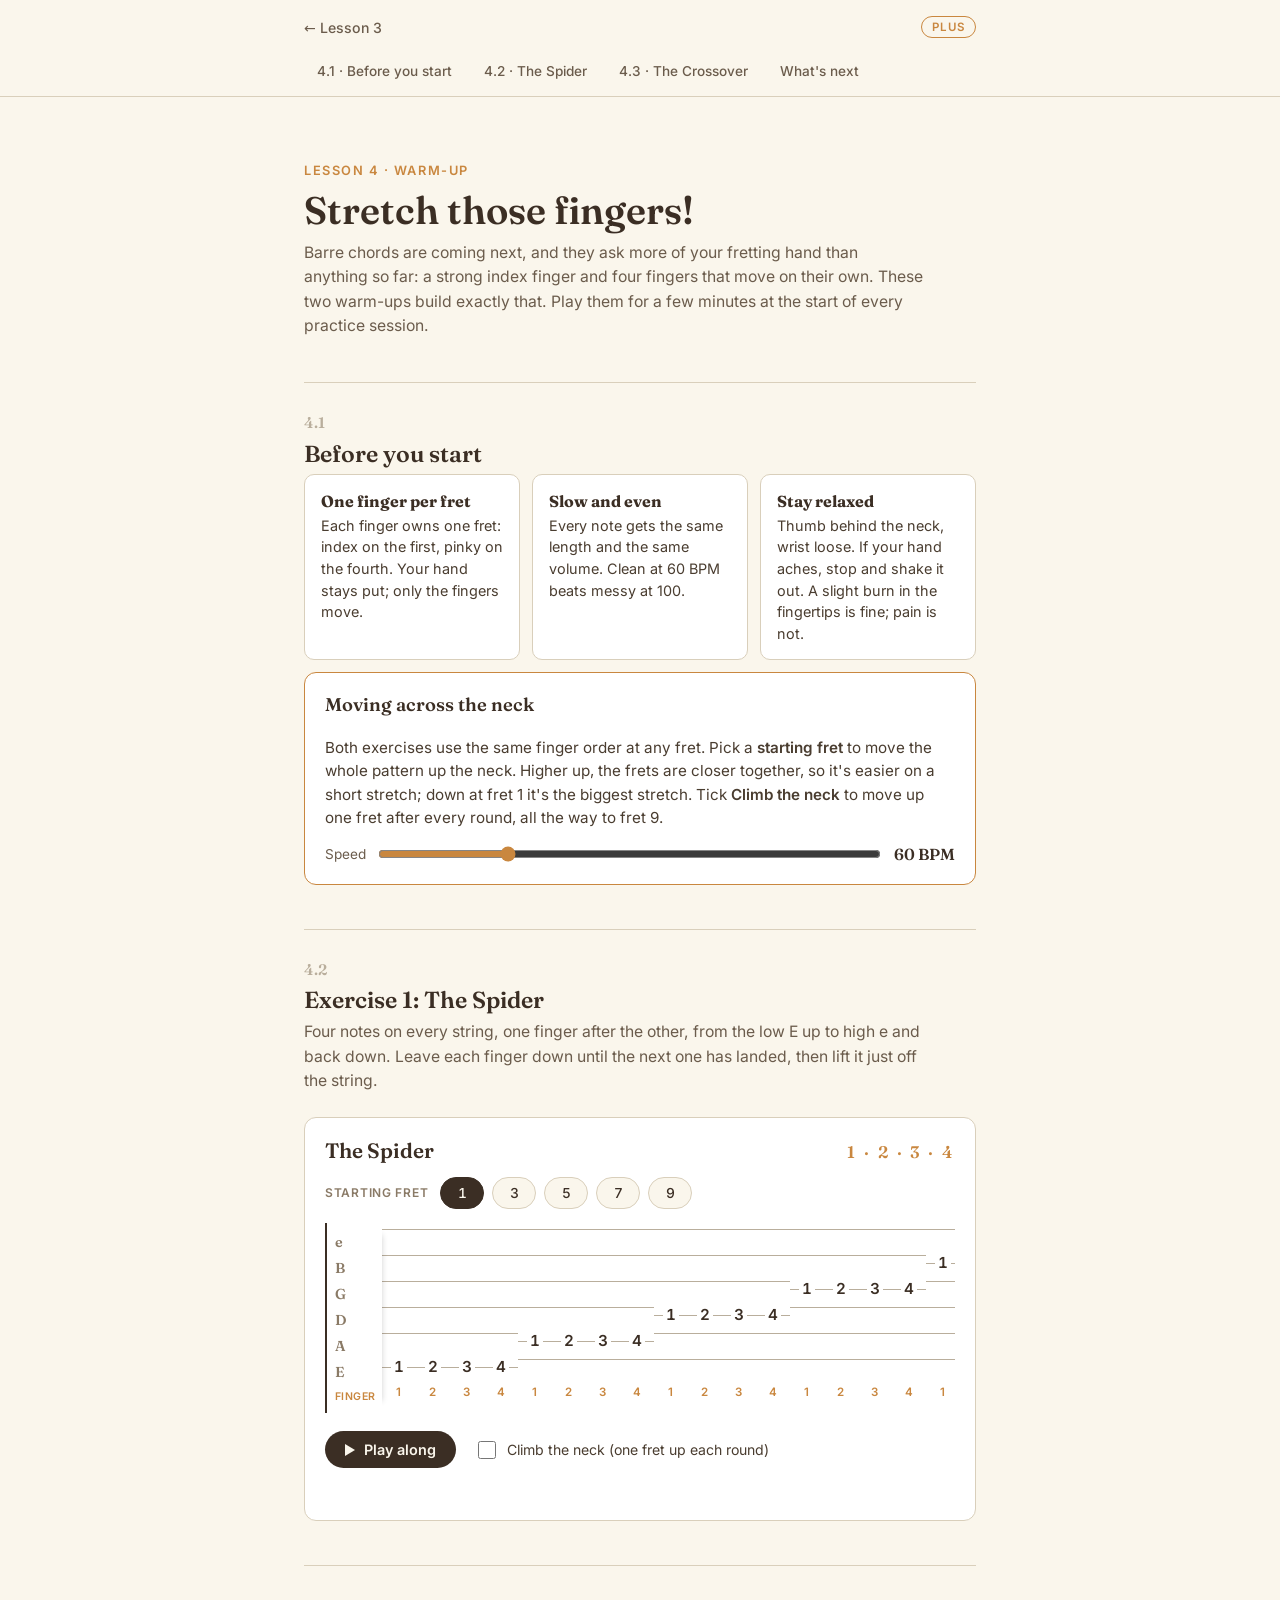
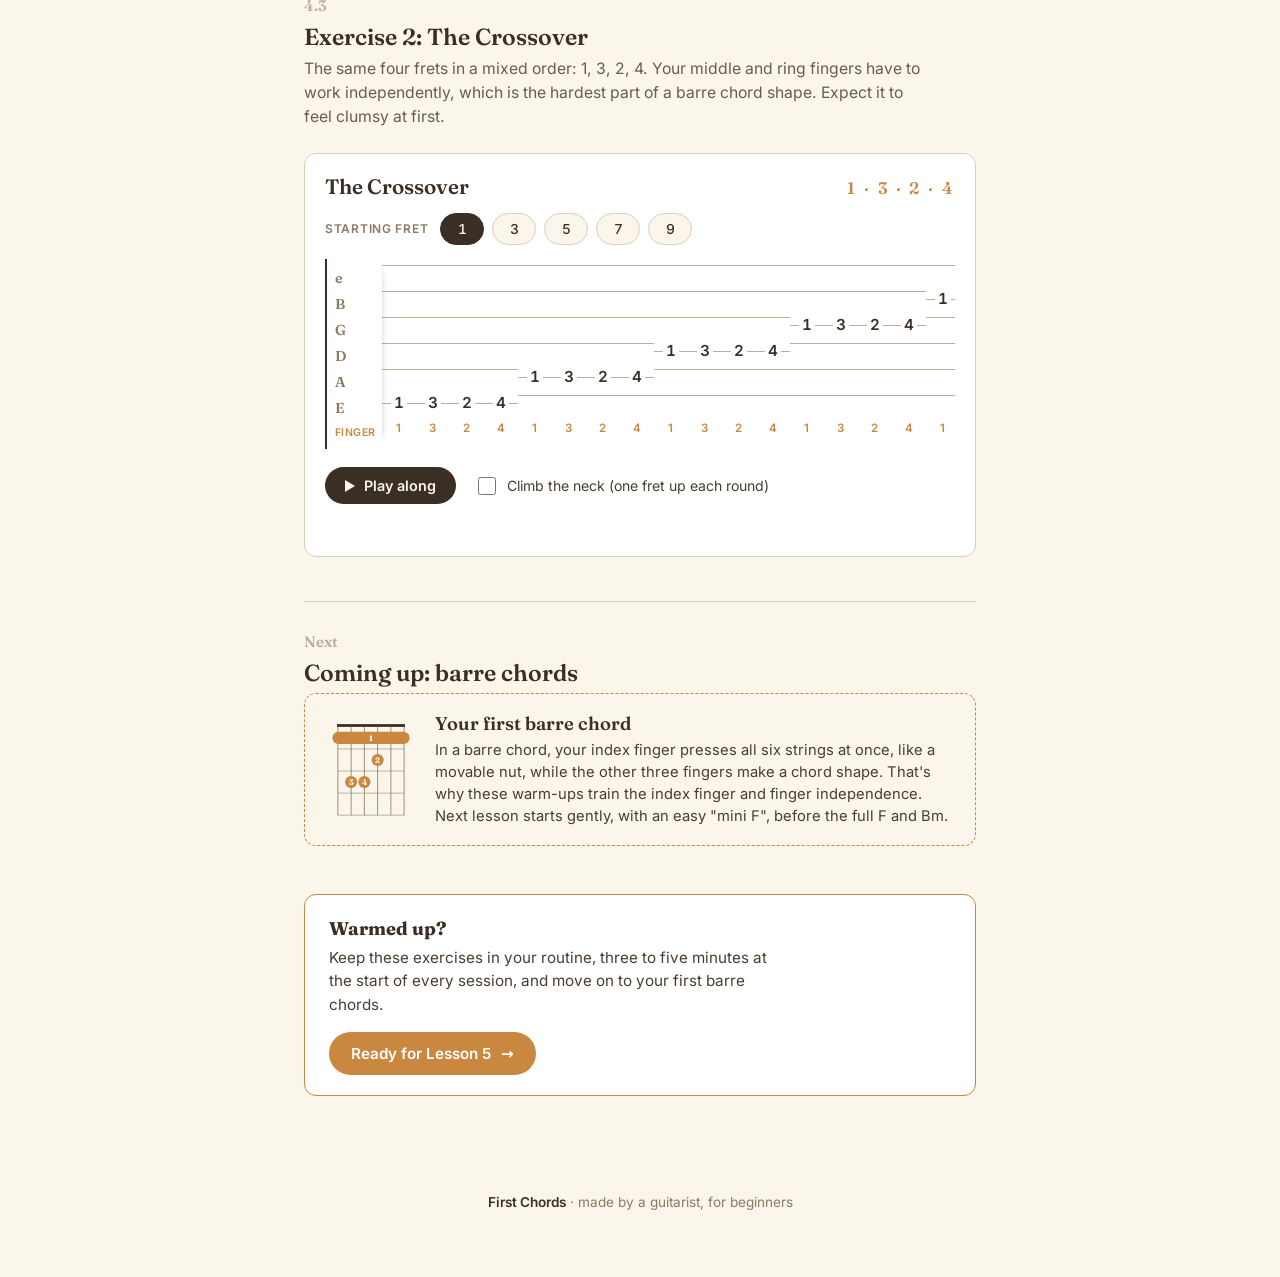
<file: lesson-4.html>
<!DOCTYPE html>
<html lang="en">
<head>
<meta charset="UTF-8">
<meta name="viewport" content="width=device-width, initial-scale=1, viewport-fit=cover">
<title>First Chords Plus · Lesson 4</title>
<meta name="description" content="First Chords Plus, Lesson 4: stretch those fingers. Two left-hand warm-ups in tab, playable at any position on the neck, to get ready for barre chords.">
<meta name="robots" content="noindex">
<meta name="theme-color" content="#FAF6EC" media="(prefers-color-scheme: light)">
<meta name="theme-color" content="#1C1714" media="(prefers-color-scheme: dark)">
<link rel="icon" href="data:image/svg+xml,%3Csvg xmlns='http://www.w3.org/2000/svg' viewBox='0 0 32 32'%3E%3Cpath d='M16 3C22 3 28 5.5 28 11C28 17.5 20 26 16 29C12 26 4 17.5 4 11C4 5.5 10 3 16 3Z' fill='%23C9873F'/%3E%3C/svg%3E">
<link rel="preload" href="fonts/fraunces-latin.woff2" as="font" type="font/woff2" crossorigin>
<link rel="preload" href="fonts/inter-latin.woff2" as="font" type="font/woff2" crossorigin>
<link rel="stylesheet" href="assets/plus.css">
<style>
  .why{display:grid; grid-template-columns:repeat(3,minmax(0,1fr)); gap:12px; margin:0 0 8px; padding:0; list-style:none;}
  @media (max-width:640px){.why{grid-template-columns:1fr;}}
  .why li{background:var(--card); border:1.4px solid var(--rule); border-radius:10px; padding:14px 16px; font-size:0.9rem; color:var(--ink-2); line-height:1.5;}
  .why strong{display:block; font-family:'Fraunces',serif; font-size:1rem; color:var(--ink); margin-bottom:2px;}

  .ex-head{display:flex; align-items:baseline; justify-content:space-between; gap:12px; flex-wrap:wrap;}
  .ex-head h4{font-family:'Fraunces',serif; font-weight:600; font-size:1.3rem; margin:0;}
  .ex-head .order{font-family:'Fraunces',serif; font-weight:600; font-size:1.05rem; letter-spacing:.14em; color:var(--wood);}
  .pos-row{display:flex; align-items:center; gap:12px; flex-wrap:wrap;}
  .pos-row .ctl-label{margin:0;}
  .pos-row .seg button{min-width:44px; font-variant-numeric:tabular-nums;}
  .climb{display:flex; align-items:center; gap:8px; font-size:0.88rem; color:var(--ink-2); cursor:pointer;}
  .climb input{width:18px; height:18px; accent-color:var(--wood);}
  .status{margin:0; font-size:0.85rem; color:var(--faint); min-height:1.3em;}
  .status b{color:var(--wood);}
  .transport{display:flex; align-items:center; gap:18px; flex-wrap:wrap;}
  .tab-col.round-end .tab-cell::before{right:0;}

  .barre-teaser{border:1.4px dashed var(--wood); border-radius:12px; padding:18px 20px; display:grid; grid-template-columns:auto 1fr; gap:6px 18px; align-items:center;}
  @media (max-width:560px){.barre-teaser{grid-template-columns:1fr;}}
  .barre-teaser svg{width:92px; height:auto;}
  .barre-teaser h4{font-family:'Fraunces',serif; font-weight:600; font-size:1.15rem; margin:0 0 4px;}
  .barre-teaser p{margin:0; font-size:0.92rem; color:var(--ink-2); line-height:1.5;}
  .cd-barre{fill:var(--wood);}
</style>
</head>
<body>

<div class="topbar">
  <a class="back" href="lesson-3.html" data-preview="https://claude.ai/artifact/AtLQpp2LGpuCwDMNewSiW7">← Lesson 3</a>
  <span class="plus-badge">Plus</span>
</div>

<nav class="jump" aria-label="Jump to a section">
  <div class="jump-inner">
    <a href="#before">4.1 · Before you start</a>
    <a href="#spider">4.2 · The Spider</a>
    <a href="#crossover">4.3 · The Crossover</a>
    <a href="#next">What's next</a>
  </div>
</nav>

<section class="wrap lesson" id="lesson-4">
  <p class="kicker">Lesson 4 · Warm-up</p>
  <h2 class="lesson-h">Stretch those fingers!</h2>
  <p class="lede">Barre chords are coming next, and they ask more of your fretting hand than anything so far: a strong index finger and four fingers that move on their own. These two warm-ups build exactly that. Play them for a few minutes at the start of every practice session.</p>

  <!-- 4.1 -->
  <div class="sub" id="before">
    <p class="sub-n">4.1</p>
    <h3 class="sub-h">Before you start</h3>
    <ul class="why">
      <li><strong>One finger per fret</strong>Each finger owns one fret: index on the first, pinky on the fourth. Your hand stays put; only the fingers move.</li>
      <li><strong>Slow and even</strong>Every note gets the same length and the same volume. Clean at 60 BPM beats messy at 100.</li>
      <li><strong>Stay relaxed</strong>Thumb behind the neck, wrist loose. If your hand aches, stop and shake it out. A slight burn in the fingertips is fine; pain is not.</li>
    </ul>
    <div class="card practice" style="margin-top:12px;">
      <h3>Moving across the neck</h3>
      <p class="body-text" style="margin:0;">Both exercises use the same finger order at any fret. Pick a <strong>starting fret</strong> to move the whole pattern up the neck. Higher up, the frets are closer together, so it's easier on a short stretch; down at fret 1 it's the biggest stretch. Tick <strong>Climb the neck</strong> to move up one fret after every round, all the way to fret 9.</p>
      <div class="tempo-row">
        <label for="tempo">Speed</label>
        <input type="range" id="tempo" min="40" max="120" step="5" value="60">
        <output for="tempo" id="tempoOut">60 BPM</output>
      </div>
    </div>
  </div>

  <!-- 4.2 -->
  <div class="sub" id="spider">
    <p class="sub-n">4.2</p>
    <h3 class="sub-h">Exercise 1: The Spider</h3>
    <p class="lede">Four notes on every string, one finger after the other, from the low E up to high e and back down. Leave each finger down until the next one has landed, then lift it just off the string.</p>
    <div class="card" id="ex-spider"></div>
  </div>

  <!-- 4.3 -->
  <div class="sub" id="crossover">
    <p class="sub-n">4.3</p>
    <h3 class="sub-h">Exercise 2: The Crossover</h3>
    <p class="lede">The same four frets in a mixed order: 1, 3, 2, 4. Your middle and ring fingers have to work independently, which is the hardest part of a barre chord shape. Expect it to feel clumsy at first.</p>
    <div class="card" id="ex-crossover"></div>
  </div>

  <!-- what's next -->
  <div class="sub" id="next">
    <p class="sub-n">Next</p>
    <h3 class="sub-h">Coming up: barre chords</h3>
    <div class="barre-teaser">
      <svg viewBox="0 0 100 120" aria-hidden="true" id="barreSvg"></svg>
      <div>
        <h4>Your first barre chord</h4>
        <p>In a barre chord, your index finger presses all six strings at once, like a movable nut, while the other three fingers make a chord shape. That's why these warm-ups train the index finger and finger independence. Next lesson starts gently, with an easy "mini F", before the full F and Bm.</p>
      </div>
    </div>
  </div>

  <div class="next-lesson">
    <p><strong>Warmed up?</strong>Keep these exercises in your routine, three to five minutes at the start of every session, and move on to your first barre chords.</p>
    <a class="btn-next" href="lesson-5.html" data-preview="https://claude.ai/artifact/Lk9iexmNs6gwWdYkAGWWnh" id="toLesson5">Ready for Lesson 5 <span aria-hidden="true">→</span></a>
  </div>
</section>

<footer class="wrap">
  <p class="made"><strong>First Chords</strong> · made by a guitarist, for beginners</p>
</footer>

<script src="assets/guitar-sound.js"></script>
<script>
(function(){
  const S=window.FCSound;
  const LABELS=['E','A','D','G','B','e'];
  const tempo=document.getElementById('tempo'), tempoOut=document.getElementById('tempoOut');
  tempo.addEventListener('input',()=>{ tempoOut.textContent=tempo.value+' BPM'; });

  // finger order within the four frets: offsets 0..3 = fingers 1..4
  const EXERCISES=[
    {id:'spider',name:'The Spider',order:[1,2,3,4],backDown:true},
    {id:'crossover',name:'The Crossover',order:[1,3,2,4],backDown:false},
  ];
  // notes = [string, fret, finger]; strings 0 = low E .. 5 = high e
  function build(ex,pos){
    const up=[]; for(let s=0;s<6;s++) ex.order.forEach(f=>up.push([s,pos+f-1,f]));
    if(!ex.backDown) return up;
    const down=[]; for(let s=5;s>=0;s--) ex.order.slice().reverse().forEach(f=>down.push([s,pos+f-1,f]));
    return up.concat(down);
  }

  let current=null;
  EXERCISES.forEach(ex=>{
    const card=document.getElementById('ex-'+ex.id);
    card.innerHTML=`
      <div class="ex-head"><h4>${ex.name}</h4><span class="order" aria-label="Finger order">${ex.order.join(' · ')}</span></div>
      <div class="pos-row">
        <p class="ctl-label" id="pl-${ex.id}">Starting fret</p>
        <div class="seg" role="group" aria-labelledby="pl-${ex.id}">${[1,3,5,7,9].map(p=>`<button type="button" id="pos-${ex.id}-${p}" data-pos="${p}" aria-pressed="${p===1}">${p}</button>`).join('')}</div>
      </div>
      <div class="tab-scroll"><div class="tab has-fingers" id="tab-${ex.id}"></div></div>
      <div class="transport">
        <button type="button" class="btn" id="play-${ex.id}"><span class="ico" aria-hidden="true"></span><span class="txt">Play along</span></button>
        <label class="climb"><input type="checkbox" id="climb-${ex.id}"> Climb the neck (one fret up each round)</label>
      </div>
      <p class="status" id="status-${ex.id}" aria-live="polite"></p>`;
    const st={pos:1,btns:[],playing:false};
    const tabEl=card.querySelector('#tab-'+ex.id), playBtn=card.querySelector('#play-'+ex.id), climb=card.querySelector('#climb-'+ex.id), status=card.querySelector('#status-'+ex.id);

    function render(){
      const notes=build(ex,st.pos);
      let h='<div class="tab-labels" aria-hidden="true">'+[5,4,3,2,1,0].map(s=>`<span>${LABELS[s]}</span>`).join('')+'<span class="fl">finger</span></div><div class="tab-cells">';
      notes.forEach(([s,f,fg],i)=>{
        h+=`<button type="button" class="tab-col" data-i="${i}" aria-label="${LABELS[s]} string, fret ${f}, finger ${fg}">`;
        for(const r of [5,4,3,2,1,0]) h+=`<span class="tab-cell">${r===s?`<span class="num">${f}</span>`:''}</span>`;
        h+=`<span class="fing">${fg}</span></button>`;
      });
      tabEl.innerHTML=h+'</div>';
      st.btns=[...tabEl.querySelectorAll('.tab-col')];
      st.btns.forEach((b,i)=>b.addEventListener('click',()=>{ if(current) current.stop(); const [s,f]=notes[i]; S.note(s,f); b.classList.add('now'); setTimeout(()=>b.classList.remove('now'),350); }));
      card.querySelectorAll('[data-pos]').forEach(b=>b.setAttribute('aria-pressed',+b.dataset.pos===st.pos));
    }
    let run=null;
    // stay still for the first 9 notes, then glide one column per note so the current note stays where note 9 was
    function follow(b){
      const sc=tabEl.parentElement, x=b.getBoundingClientRect().left-sc.getBoundingClientRect().left+sc.scrollLeft, a9=st.btns[Math.min(8,st.btns.length-1)], ax=a9.getBoundingClientRect().left-sc.getBoundingClientRect().left+sc.scrollLeft, target=Math.max(0,x-ax);
      if(Math.abs(target-sc.scrollLeft)>1) sc.scrollTo({left:target,behavior:'smooth'});
    }
    function stop(){
      if(run){ run.stop(); run=null; } st.playing=false;
      st.btns.forEach(b=>b.classList.remove('now'));
      playBtn.classList.remove('on'); playBtn.querySelector('.txt').textContent='Play along';
      if(current===api) current=null;
    }
    function playRound(){
      const notes=build(ex,st.pos).map(([s,f])=>[s,f,1]);
      status.innerHTML=`Playing at <b>fret ${st.pos}</b>`+(climb.checked?' · climbing':'');
      tabEl.parentElement.scrollTo({left:0});
      run=S.sequence({notes,bpm:()=>+tempo.value,
        onNote:i=>{ st.btns.forEach((b,j)=>b.classList.toggle('now',j===i)); if(st.btns[i]) follow(st.btns[i]); },
        onEnd:()=>{
          run=null;
          if(st.playing&&climb.checked&&st.pos<9){ st.pos++; render(); playRound(); }
          else { status.textContent=climb.checked?'You reached fret 9. Nice climbing.':''; stop(); }
        }});
    }
    const api={stop};
    playBtn.addEventListener('click',()=>{
      if(st.playing){ stop(); status.textContent=''; return; }
      if(current) current.stop();
      current=api; st.playing=true;
      playBtn.classList.add('on'); playBtn.querySelector('.txt').textContent='Stop';
      playRound();
    });
    card.querySelectorAll('[data-pos]').forEach(b=>b.addEventListener('click',()=>{ if(st.playing) stop(); st.pos=+b.dataset.pos; render(); status.textContent=''; }));
    render();
  });

  // barre teaser: full F barre chord diagram (fret 1 barre)
  (function(){
    const strings=6, fretsShown=4, w=100,h=120, left=14, top=14, sw=(w-2*left)/(strings-1), fh=(h-top-10)/fretsShown;
    let s=`<rect x="${left-1}" y="${top-3}" width="${w-2*left+2}" height="3" class="cd-nut"/>`;
    for(let f=1;f<=fretsShown;f++) s+=`<line x1="${left}" y1="${top+f*fh}" x2="${w-left}" y2="${top+f*fh}" class="cd-fret"/>`;
    for(let i=0;i<strings;i++){ const x=left+i*sw; s+=`<line x1="${x}" y1="${top}" x2="${x}" y2="${top+fretsShown*fh}" class="cd-string"/>`; }
    s+=`<rect x="${left-6}" y="${top+0.5*fh-6.6}" width="${w-2*left+12}" height="13.2" rx="6.6" class="cd-barre"/><text x="${w/2}" y="${top+0.5*fh+3.1}" class="finger-num">1</text>`;
    [[1,3,3],[2,3,4],[3,2,2]].forEach(([i,f,fg])=>{ const x=left+i*sw, y=top+(f-0.5)*fh; s+=`<circle cx="${x}" cy="${y}" r="6.6" class="cd-dot"/><text x="${x}" y="${y+3.1}" class="finger-num">${fg}</text>`; });
    document.getElementById('barreSvg').innerHTML=s;
  })();

  if(window.self!==window.top){ document.querySelectorAll('a[data-preview]').forEach(a=>{ a.href=a.dataset.preview; a.target='_blank'; a.rel='noopener'; }); }
  const links=[...document.querySelectorAll('.jump a')], secs=links.map(a=>document.querySelector(a.getAttribute('href')));
  function mark(){ const y=scrollY+120; let cur=-1; secs.forEach((s,i)=>{ if(s.getBoundingClientRect().top+scrollY<=y) cur=i; }); links.forEach((a,i)=>i===cur?a.setAttribute('aria-current','true'):a.removeAttribute('aria-current')); }
  addEventListener('scroll',mark,{passive:true}); mark();
})();
</script>
</body>
</html>
</file>
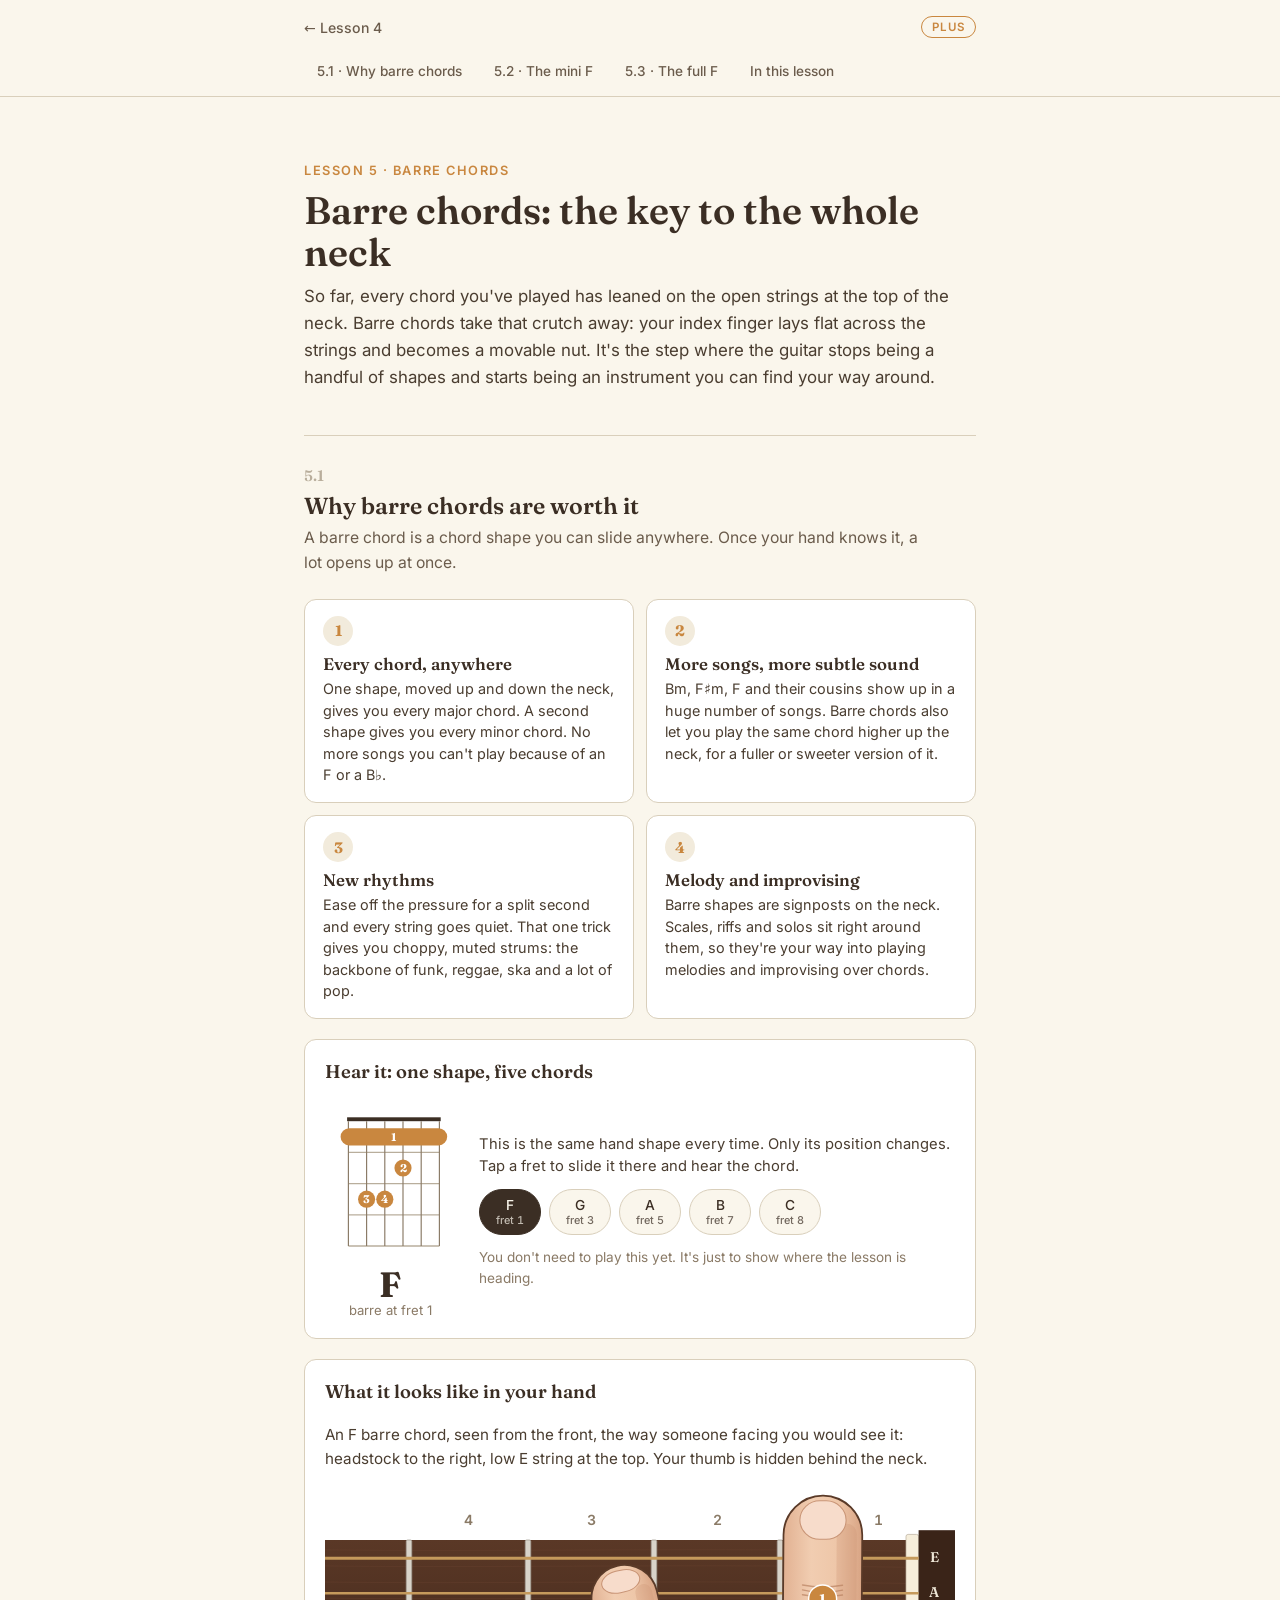
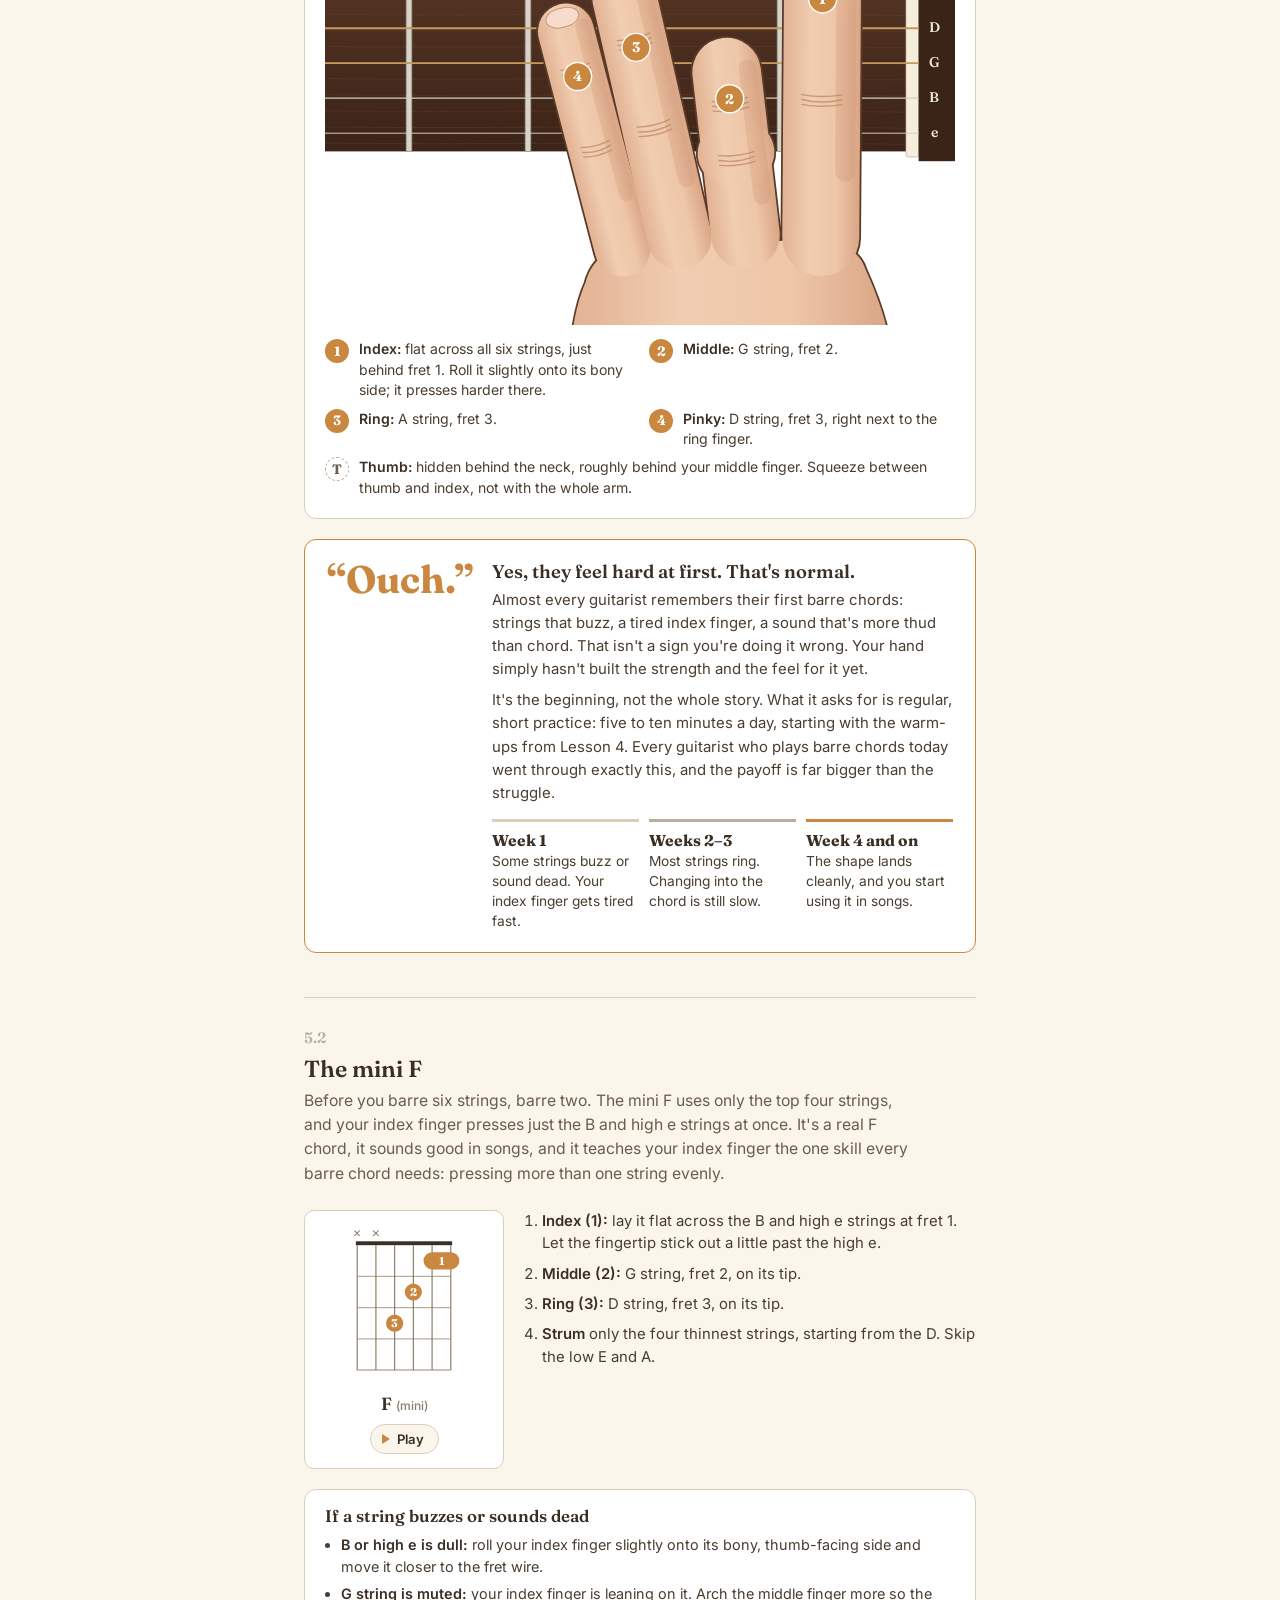
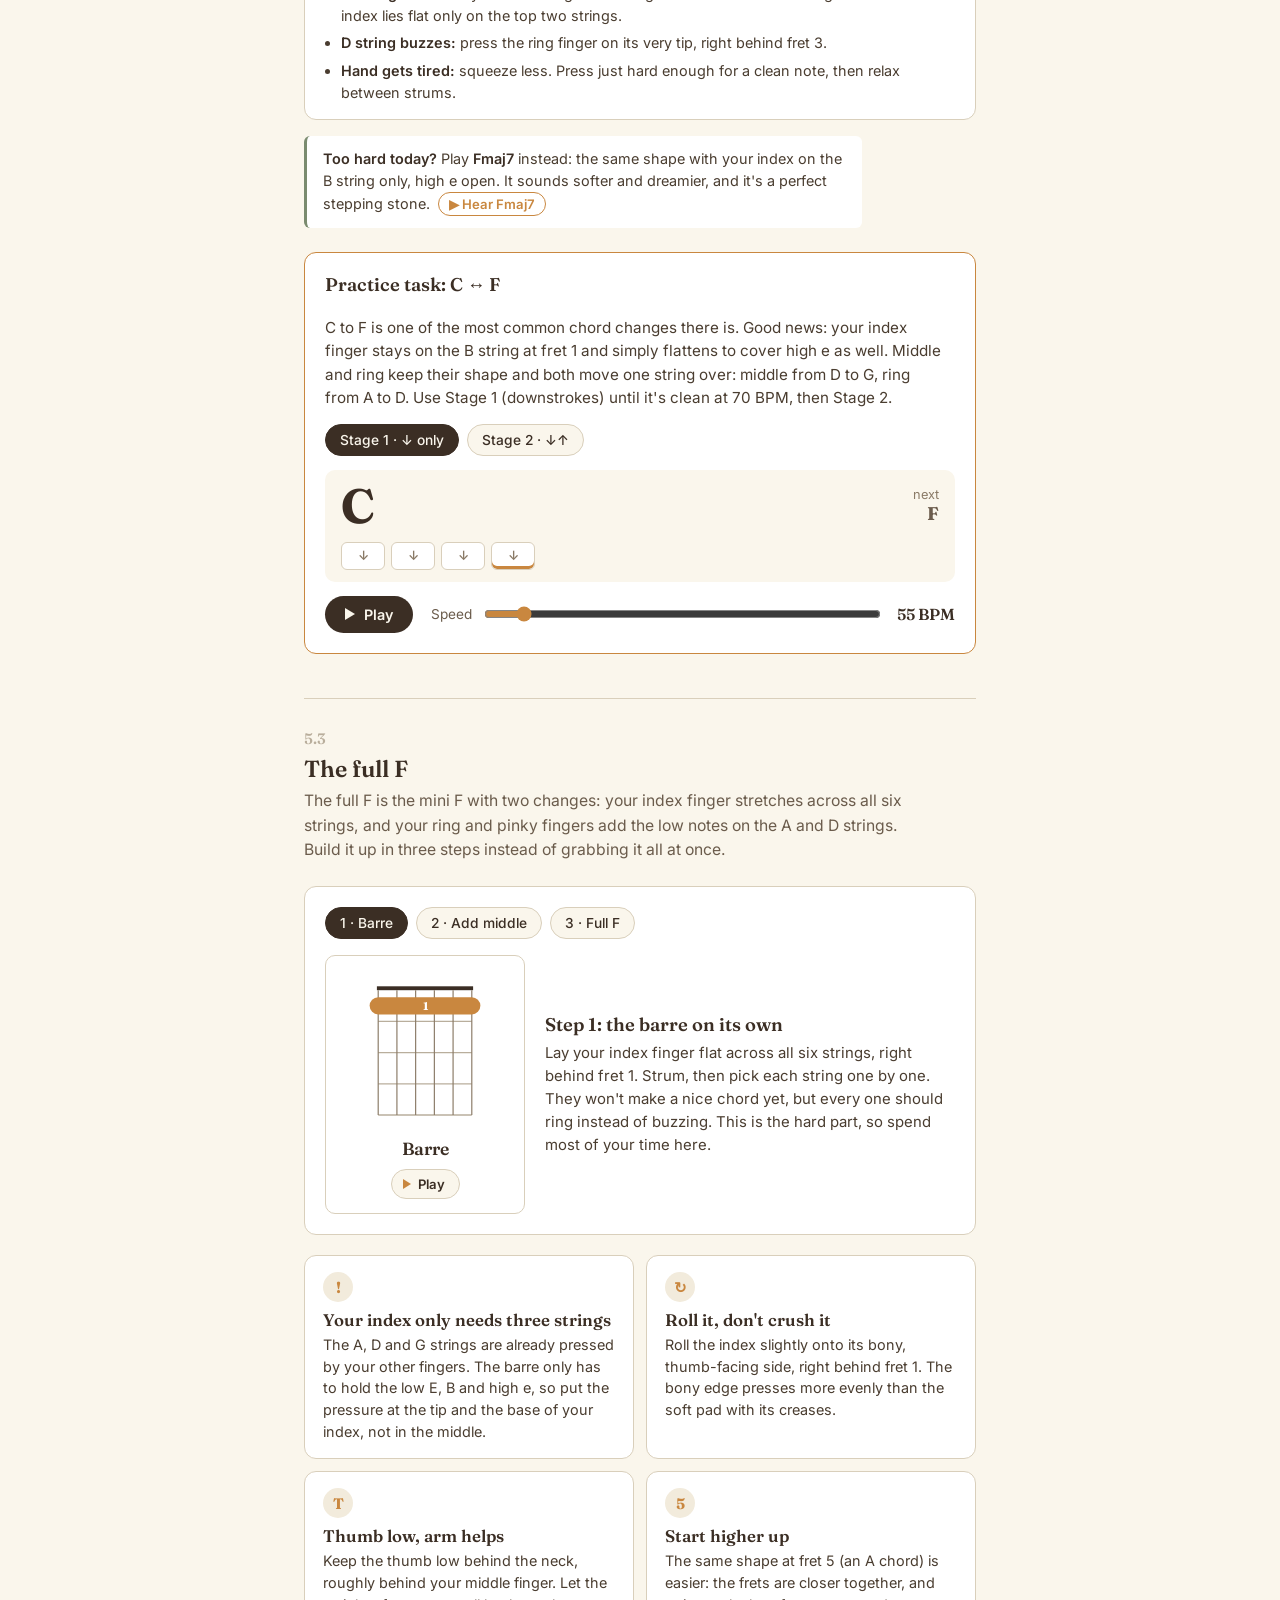
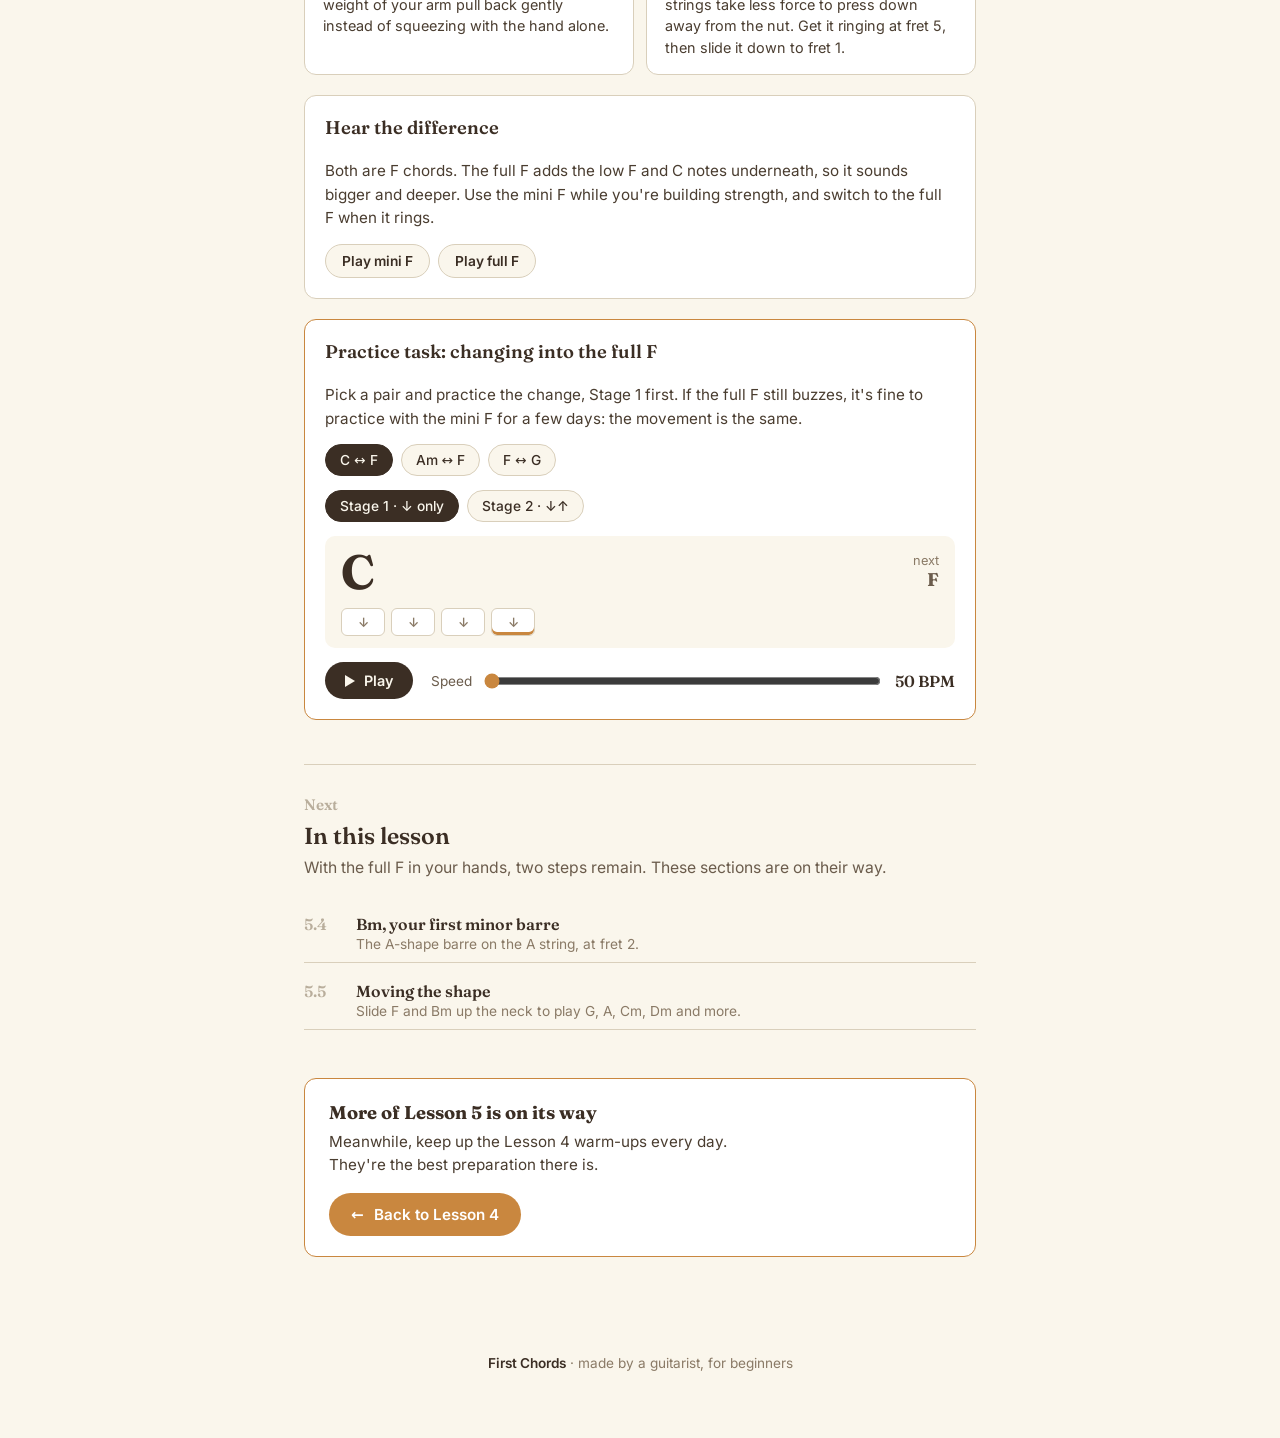
<file: lesson-5.html>
<!DOCTYPE html>
<html lang="en">
<head>
<meta charset="UTF-8">
<meta name="viewport" content="width=device-width, initial-scale=1, viewport-fit=cover">
<title>First Chords Plus · Lesson 5</title>
<meta name="description" content="First Chords Plus, Lesson 5: barre chords. Why they open up the whole neck, what makes them hard at first, and how regular practice gets you there.">
<meta name="robots" content="noindex">
<meta name="theme-color" content="#FAF6EC" media="(prefers-color-scheme: light)">
<meta name="theme-color" content="#1C1714" media="(prefers-color-scheme: dark)">
<link rel="icon" href="data:image/svg+xml,%3Csvg xmlns='http://www.w3.org/2000/svg' viewBox='0 0 32 32'%3E%3Cpath d='M16 3C22 3 28 5.5 28 11C28 17.5 20 26 16 29C12 26 4 17.5 4 11C4 5.5 10 3 16 3Z' fill='%23C9873F'/%3E%3C/svg%3E">
<link rel="preload" href="fonts/fraunces-latin.woff2" as="font" type="font/woff2" crossorigin>
<link rel="preload" href="fonts/inter-latin.woff2" as="font" type="font/woff2" crossorigin>
<link rel="stylesheet" href="assets/plus.css">
<style>
  .intro-lede{font-size:1.05rem; color:var(--ink-2); line-height:1.6; max-width:62ch; margin:0 0 14px;}
  .opps{list-style:none; margin:8px 0 0; padding:0; display:grid; grid-template-columns:1fr 1fr; gap:12px;}
  @media (max-width:560px){.opps{grid-template-columns:1fr;}}
  .opps li{background:var(--card); border:1.4px solid var(--rule); border-radius:12px; padding:16px 18px; display:grid; gap:4px; align-content:start;}
  .opps .ic{width:30px; height:30px; border-radius:50%; background:var(--hover); color:var(--wood); display:flex; align-items:center; justify-content:center; font-family:'Fraunces',serif; font-weight:700; font-size:0.95rem;}
  .opps h4{font-family:'Fraunces',serif; font-weight:600; font-size:1.05rem; margin:4px 0 0;}
  .opps p{margin:0; font-size:0.9rem; color:var(--ink-2); line-height:1.5;}

  /* one shape, many chords */
  .move{display:grid; grid-template-columns:auto 1fr; gap:16px 24px; align-items:center;}
  @media (max-width:560px){.move{grid-template-columns:1fr; justify-items:start;}}
  .move-fig{text-align:center;}
  .move-fig svg{width:130px; height:auto;}
  .move-name{font-family:'Fraunces',serif; font-weight:700; font-size:2.2rem; line-height:1; margin-top:4px;}
  .move-sub{font-size:0.82rem; color:var(--faint);}
  .move-ctl{display:grid; gap:12px;}
  .move-ctl p{margin:0; font-size:0.92rem; color:var(--ink-2); line-height:1.5;}
  .seg.frets button{min-width:62px; font-variant-numeric:tabular-nums;}
  .seg.frets button small{display:block; font-size:0.68rem; color:inherit; opacity:.7; font-weight:500;}
  .cd-barre{fill:var(--wood);}
  .cd-frl{font-family:'Inter',sans-serif; font-size:8px; fill:var(--faint);}

  /* F barre hand illustration (drawn from a reference photo, front view) */
  .hand-scroll{overflow-x:auto;}
  .hand-f{display:block; width:100%; max-width:640px; height:auto; margin:0 auto;}
  .hf-grain{fill:none; stroke:#6B4430; stroke-width:1.2; opacity:.45;}
  .hf-fret{fill:#D8D3C9; stroke:#9C968C; stroke-width:1;}
  .hf-nut{fill:#F6EEDB; stroke:#B9AE9C; stroke-width:1;}
  .hf-head{fill:#3A2418;}
  .hf-wound{stroke:#C59A5C;}
  .hf-plain{stroke:#D3CEC4;}
  .hf-out{fill:none; stroke:#5A3A28; stroke-width:5; stroke-linejoin:round;}
  .hf-skin{fill:url(#hfSkin);}
  .hf-shade{fill:#C98F6F; opacity:.28;}
  .hf-crease{fill:none; stroke:#B98262; stroke-width:2; stroke-linecap:round; opacity:.7;}
  .hf-nail{fill:#F7DCCB; stroke:#C99577; stroke-width:1.5;}
  .hf-badge{fill:var(--wood); stroke:#FFFFFF; stroke-width:2;}
  .hf-num{font-family:'Fraunces',serif; font-weight:700; font-size:20px; fill:#FFFFFF; text-anchor:middle;}
  .hf-fnum{font-family:'Inter',sans-serif; font-weight:600; font-size:20px; fill:var(--faint); text-anchor:middle; font-variant-numeric:tabular-nums;}
  .hf-cap{display:none;}
  .hf-slabel{font-family:'Fraunces',serif; font-weight:600; font-size:20px; fill:#EDE6D6; text-anchor:middle;}
  .hand-key{list-style:none; margin:0; padding:0; display:grid; grid-template-columns:1fr 1fr; gap:8px 18px;}
  @media (max-width:560px){.hand-key{grid-template-columns:1fr;}}
  .hand-key li{display:flex; gap:10px; align-items:flex-start; font-size:0.88rem; color:var(--ink-2); line-height:1.45;}
  .hand-key li:last-child{grid-column:1/-1;}
  .hand-key b{flex:0 0 auto; width:24px; height:24px; border-radius:50%; background:var(--wood); color:var(--on-accent); display:inline-flex; align-items:center; justify-content:center; font-family:'Fraunces',serif; font-size:0.85rem;}
  .hand-key b.t{background:none; border:1.6px dashed var(--line); color:var(--muted);}
  .hand-key strong{color:var(--ink);}

  /* 5.2 mini F */
  .mini-f-row{display:grid; grid-template-columns:200px 1fr; gap:20px; align-items:start;}
  @media (max-width:560px){.mini-f-row{grid-template-columns:1fr;}}
  .mini-f-row .chord-card svg{max-width:130px;}
  .chord-card .name small{font-family:'Inter',sans-serif; font-size:0.75rem; font-weight:500; color:var(--faint);}
  .place-steps{margin:0; padding-left:1.2em; display:grid; gap:8px; font-size:0.93rem; color:var(--ink-2); line-height:1.5;}
  .place-steps strong{color:var(--ink);}
  .fixes{margin-top:20px; background:var(--card); border:1.4px solid var(--rule); border-radius:12px; padding:16px 20px;}
  .fixes h4{font-family:'Fraunces',serif; font-weight:600; font-size:1.05rem; margin:0 0 8px;}
  .fixes ul{margin:0; padding-left:1.1em; display:grid; gap:6px; font-size:0.9rem; color:var(--ink-2); line-height:1.5;}
  .fixes strong{color:var(--ink);}
  .inline-play{font:600 0.82rem 'Inter',sans-serif; color:var(--wood); background:none; border:1.4px solid var(--wood); border-radius:999px; padding:3px 10px; margin-left:4px; cursor:pointer;}
  .stage-view{display:grid; grid-template-columns:1fr auto; align-items:center; gap:12px; background:var(--paper); border-radius:10px; padding:12px 16px;}
  .now-chord{font-family:'Fraunces',serif; font-weight:700; font-size:clamp(2.2rem,8vw,3rem); line-height:1;}
  .next-chord{font-size:0.8rem; color:var(--faint); text-align:right;}
  .next-chord b{display:block; font-family:'Fraunces',serif; font-size:1.15rem; color:var(--muted);}
  .ticks{grid-column:1/-1; display:flex; gap:6px;}
  .ticks span{flex:1; max-width:44px; height:28px; border-radius:6px; border:1.4px solid var(--rule); display:flex; align-items:center; justify-content:center; font-size:0.8rem; font-weight:600; color:var(--faint); background:var(--card);}
  .ticks span.on{background:var(--wood); border-color:var(--wood); color:var(--on-accent);}
  .ticks span.change{box-shadow:inset 0 -3px 0 var(--wood);}
  .ticks span.on.change{box-shadow:none;}
  .transport{display:flex; align-items:center; gap:18px; flex-wrap:wrap;}

  /* 5.3 full F */
  .build{gap:16px;}
  .build-row{display:grid; grid-template-columns:200px 1fr; gap:20px; align-items:center;}
  @media (max-width:560px){.build-row{grid-template-columns:1fr;}}
  .build-row .chord-card svg{max-width:130px;}
  .build-text h4{font-family:'Fraunces',serif; font-weight:600; font-size:1.15rem; margin:0 0 6px;}
  .build-text p{margin:0; font-size:0.93rem; color:var(--ink-2); line-height:1.55;}
  .tips-f{margin-top:20px;}
  .pair-btns{display:flex; gap:8px; flex-wrap:wrap;}

  .honest{display:grid; grid-template-columns:auto 1fr; gap:6px 18px; background:var(--card); border:1.4px solid var(--wood); border-radius:12px; padding:20px 22px;}
  @media (max-width:560px){.honest{grid-template-columns:1fr;}}
  .honest .big{font-family:'Fraunces',serif; font-weight:700; font-size:2.4rem; line-height:1; color:var(--wood);}
  .honest h4{font-family:'Fraunces',serif; font-weight:600; font-size:1.15rem; margin:0 0 6px;}
  .honest p{margin:0 0 8px; font-size:0.93rem; color:var(--ink-2); line-height:1.55;}
  .honest p:last-child{margin:0;}
  .timeline{list-style:none; margin:14px 0 0; padding:0; display:grid; grid-template-columns:repeat(3,minmax(0,1fr)); gap:10px;}
  @media (max-width:560px){.timeline{grid-template-columns:1fr;}}
  .timeline li{border-top:3px solid var(--rule); padding-top:8px; font-size:0.86rem; color:var(--ink-2); line-height:1.45;}
  .timeline li:nth-child(2){border-color:var(--line);}
  .timeline li:nth-child(3){border-color:var(--wood);}
  .timeline strong{display:block; font-family:'Fraunces',serif; font-size:0.98rem; color:var(--ink);}

  .ahead{list-style:none; margin:0; padding:0; display:grid; gap:8px;}
  .ahead li{display:grid; grid-template-columns:44px 1fr; gap:2px 8px; align-items:baseline; padding:10px 0; border-bottom:1px solid var(--rule);}
  .ahead li::before{content:attr(data-n); font-family:'Fraunces',serif; font-weight:600; color:var(--line); grid-row:1 / span 2;}
  .ahead strong{font-family:'Fraunces',serif; font-weight:600;}
  .ahead span{font-size:0.86rem; color:var(--faint);}
</style>
</head>
<body>

<div class="topbar">
  <a class="back" href="lesson-4.html" data-preview="https://claude.ai/artifact/1FGw4VHR7KiFpuUhqQxbW6">← Lesson 4</a>
  <span class="plus-badge">Plus</span>
</div>

<nav class="jump" aria-label="Jump to a section">
  <div class="jump-inner">
    <a href="#why">5.1 · Why barre chords</a>
    <a href="#mini-f">5.2 · The mini F</a>
    <a href="#full-f">5.3 · The full F</a>
    <a href="#ahead">In this lesson</a>
  </div>
</nav>

<section class="wrap lesson" id="lesson-5">
  <p class="kicker">Lesson 5 · Barre chords</p>
  <h2 class="lesson-h">Barre chords: the key to the whole neck</h2>
  <p class="intro-lede">So far, every chord you've played has leaned on the open strings at the top of the neck. Barre chords take that crutch away: your index finger lays flat across the strings and becomes a movable nut. It's the step where the guitar stops being a handful of shapes and starts being an instrument you can find your way around.</p>

  <!-- 5.1 -->
  <div class="sub" id="why">
    <p class="sub-n">5.1</p>
    <h3 class="sub-h">Why barre chords are worth it</h3>
    <p class="lede">A barre chord is a chord shape you can slide anywhere. Once your hand knows it, a lot opens up at once.</p>

    <ul class="opps">
      <li><span class="ic" aria-hidden="true">1</span><h4>Every chord, anywhere</h4><p>One shape, moved up and down the neck, gives you every major chord. A second shape gives you every minor chord. No more songs you can't play because of an F or a B♭.</p></li>
      <li><span class="ic" aria-hidden="true">2</span><h4>More songs, more subtle sound</h4><p>Bm, F♯m, F and their cousins show up in a huge number of songs. Barre chords also let you play the same chord higher up the neck, for a fuller or sweeter version of it.</p></li>
      <li><span class="ic" aria-hidden="true">3</span><h4>New rhythms</h4><p>Ease off the pressure for a split second and every string goes quiet. That one trick gives you choppy, muted strums: the backbone of funk, reggae, ska and a lot of pop.</p></li>
      <li><span class="ic" aria-hidden="true">4</span><h4>Melody and improvising</h4><p>Barre shapes are signposts on the neck. Scales, riffs and solos sit right around them, so they're your way into playing melodies and improvising over chords.</p></li>
    </ul>

    <div class="card" style="margin-top:20px;">
      <h3>Hear it: one shape, five chords</h3>
      <div class="move">
        <div class="move-fig">
          <svg viewBox="0 0 100 120" id="moveSvg" aria-hidden="true"></svg>
          <div class="move-name" id="moveName" aria-live="polite">F</div>
          <div class="move-sub" id="moveSub">barre at fret 1</div>
        </div>
        <div class="move-ctl">
          <p>This is the same hand shape every time. Only its position changes. Tap a fret to slide it there and hear the chord.</p>
          <div class="seg frets" role="group" aria-label="Barre position">
            <button type="button" id="mv-1" data-fret="1" aria-pressed="true">F<small>fret 1</small></button>
            <button type="button" id="mv-3" data-fret="3" aria-pressed="false">G<small>fret 3</small></button>
            <button type="button" id="mv-5" data-fret="5" aria-pressed="false">A<small>fret 5</small></button>
            <button type="button" id="mv-7" data-fret="7" aria-pressed="false">B<small>fret 7</small></button>
            <button type="button" id="mv-8" data-fret="8" aria-pressed="false">C<small>fret 8</small></button>
          </div>
          <p style="font-size:0.85rem; color:var(--faint);">You don't need to play this yet. It's just to show where the lesson is heading.</p>
        </div>
      </div>
    </div>


    <div class="card hand-card" style="margin-top:20px;">
      <h3>What it looks like in your hand</h3>
      <p class="body-text" style="margin:0;">An F barre chord, seen from the front, the way someone facing you would see it: headstock to the right, low E string at the top. Your thumb is hidden behind the neck.</p>
      <div class="hand-scroll">
<svg class="hand-f" viewBox="0 70 900 630" role="img" aria-labelledby="handFT">
<title id="handFT">Illustration of a fretting hand holding an F barre chord, seen from the front: the index finger lies straight across all six strings at fret 1, the middle finger presses the G string at fret 2, the ring finger the A string and the pinky the D string at fret 3.</title>
<defs><linearGradient id="hfWood" x1="0" y1="0" x2="0" y2="1"><stop offset="0" stop-color="#5A3826"/><stop offset=".5" stop-color="#4A2D1F"/><stop offset="1" stop-color="#3C2418"/></linearGradient>
<linearGradient id="hfSkin" x1="0" y1="0" x2="1" y2="0"><stop offset="0" stop-color="#E2B293"/><stop offset=".35" stop-color="#F1CDB1"/><stop offset=".7" stop-color="#EEC6A8"/><stop offset="1" stop-color="#D9A585"/></linearGradient>
<clipPath id="hfClip"><rect x="0" y="0" width="900" height="700"/></clipPath></defs>
<g clip-path="url(#hfClip)">
<rect x="0" y="150" width="830" height="302" fill="url(#hfWood)"/>
<path d="M0,164 C220,167 520,161 830,166" class="hf-grain"/>
<path d="M0,187 C220,190 520,184 830,189" class="hf-grain"/>
<path d="M0,210 C220,213 520,207 830,212" class="hf-grain"/>
<path d="M0,233 C220,236 520,230 830,235" class="hf-grain"/>
<path d="M0,256 C220,259 520,253 830,258" class="hf-grain"/>
<path d="M0,279 C220,282 520,276 830,281" class="hf-grain"/>
<path d="M0,302 C220,305 520,299 830,304" class="hf-grain"/>
<path d="M0,325 C220,328 520,322 830,327" class="hf-grain"/>
<path d="M0,348 C220,351 520,345 830,350" class="hf-grain"/>
<path d="M0,371 C220,374 520,368 830,373" class="hf-grain"/>
<path d="M0,394 C220,397 520,391 830,396" class="hf-grain"/>
<path d="M0,417 C220,420 520,414 830,419" class="hf-grain"/>
<path d="M0,440 C220,443 520,437 830,442" class="hf-grain"/>
<rect x="116" y="150" width="8" height="302" rx="2" class="hf-fret"/>
<rect x="286" y="150" width="8" height="302" rx="2" class="hf-fret"/>
<rect x="466" y="150" width="8" height="302" rx="2" class="hf-fret"/>
<rect x="646" y="150" width="8" height="302" rx="2" class="hf-fret"/>
<rect x="830" y="142" width="18" height="318" rx="3" class="hf-nut"/>
<rect x="848" y="136" width="52" height="330" class="hf-head"/>
<line x1="0" y1="176" x2="848" y2="176" class="hf-wound" stroke-width="4.2"/>
<line x1="0" y1="226" x2="848" y2="226" class="hf-wound" stroke-width="3.6"/>
<line x1="0" y1="276" x2="848" y2="276" class="hf-wound" stroke-width="3"/>
<line x1="0" y1="326" x2="848" y2="326" class="hf-wound" stroke-width="2.4"/>
<line x1="0" y1="376" x2="848" y2="376" class="hf-plain" stroke-width="1.7"/>
<line x1="0" y1="426" x2="848" y2="426" class="hf-plain" stroke-width="1.4"/>
<path d="M372,640 C384,592 430,580 470,586 C520,572 600,570 650,580 C700,570 760,580 772,620 C790,660 800,690 806,720 L352,720 C356,690 362,662 372,640 Z" class="hf-out"/>
<rect x="-40" y="-380.3" width="80" height="400.3" rx="40.0" transform="translate(430 610) rotate(-14.6)" class="hf-out"/>
<rect x="-46" y="-422.6" width="92" height="442.6" rx="46.0" transform="translate(512 600) rotate(-12.9)" class="hf-out"/>
<rect x="-49" y="-312.1" width="98" height="332.1" rx="49.0" transform="translate(604 600) rotate(-6.6)" class="hf-out"/>
<ellipse cx="0" cy="-146.7" rx="54.88" ry="49.0" transform="translate(604 600) rotate(-6.6)" class="hf-out"/>
<rect x="-55" y="-522" width="110" height="542" rx="55.0" transform="translate(708 610) rotate(0.4)" class="hf-out"/>
<path d="M372,640 C384,592 430,580 470,586 C520,572 600,570 650,580 C700,570 760,580 772,620 C790,660 800,690 806,720 L352,720 C356,690 362,662 372,640 Z" class="hf-skin"/>
<rect x="-40" y="-380.3" width="80" height="400.3" rx="40.0" transform="translate(430 610) rotate(-14.6)" class="hf-skin"/>
<rect x="-46" y="-422.6" width="92" height="442.6" rx="46.0" transform="translate(512 600) rotate(-12.9)" class="hf-skin"/>
<rect x="-49" y="-312.1" width="98" height="332.1" rx="49.0" transform="translate(604 600) rotate(-6.6)" class="hf-skin"/>
<ellipse cx="0" cy="-146.7" rx="54.88" ry="49.0" transform="translate(604 600) rotate(-6.6)" class="hf-skin"/>
<rect x="-55" y="-522" width="110" height="542" rx="55.0" transform="translate(708 610) rotate(0.4)" class="hf-skin"/>
<rect x="14.4" y="-352.3" width="20.8" height="268.6" rx="10.4" class="hf-shade" transform="translate(430 610) rotate(-14.6)"/>
<path d="M-20.8,-288.3 Q0,-283.3 20.8,-288.3" class="hf-crease" transform="translate(430 610) rotate(-14.6)"/>
<path d="M-20.8,-281.3 Q0,-274.3 20.8,-281.3" class="hf-crease" transform="translate(430 610) rotate(-14.6)"/>
<path d="M-20.8,-274.3 Q0,-269.3 20.8,-274.3" class="hf-crease" transform="translate(430 610) rotate(-14.6)"/>
<path d="M-20.8,-174.2 Q0,-169.2 20.8,-174.2" class="hf-crease" transform="translate(430 610) rotate(-14.6)"/>
<path d="M-20.8,-167.2 Q0,-160.2 20.8,-167.2" class="hf-crease" transform="translate(430 610) rotate(-14.6)"/>
<path d="M-20.8,-160.2 Q0,-155.2 20.8,-160.2" class="hf-crease" transform="translate(430 610) rotate(-14.6)"/>
<rect x="-24" y="-374.3" width="48" height="27.2" rx="20.8" class="hf-nail" transform="translate(430 610) rotate(-14.6)"/>
<circle cx="360.9" cy="345" r="20" class="hf-badge"/><text x="360.9" y="352" class="hf-num">4</text>
<rect x="16.6" y="-390.4" width="23.9" height="297.4" rx="12" class="hf-shade" transform="translate(512 600) rotate(-12.9)"/>
<path d="M-23.9,-319.7 Q0,-314.7 23.9,-319.7" class="hf-crease" transform="translate(512 600) rotate(-12.9)"/>
<path d="M-23.9,-312.7 Q0,-305.7 23.9,-312.7" class="hf-crease" transform="translate(512 600) rotate(-12.9)"/>
<path d="M-23.9,-305.7 Q0,-300.7 23.9,-305.7" class="hf-crease" transform="translate(512 600) rotate(-12.9)"/>
<path d="M-23.9,-192.9 Q0,-187.9 23.9,-192.9" class="hf-crease" transform="translate(512 600) rotate(-12.9)"/>
<path d="M-23.9,-185.9 Q0,-178.9 23.9,-185.9" class="hf-crease" transform="translate(512 600) rotate(-12.9)"/>
<path d="M-23.9,-178.9 Q0,-173.9 23.9,-178.9" class="hf-crease" transform="translate(512 600) rotate(-12.9)"/>
<rect x="-27.6" y="-416.6" width="55.2" height="31.3" rx="23.9" class="hf-nail" transform="translate(512 600) rotate(-12.9)"/>
<circle cx="444.3" cy="303.4" r="20" class="hf-badge"/><text x="444.3" y="310.4" class="hf-num">3</text>
<rect x="17.6" y="-277.8" width="25.5" height="209.1" rx="12.7" class="hf-shade" transform="translate(604 600) rotate(-6.6)"/>
<path d="M-25.5,-223.8 Q0,-218.8 25.5,-223.8" class="hf-crease" transform="translate(604 600) rotate(-6.6)"/>
<path d="M-25.5,-216.8 Q0,-209.8 25.5,-216.8" class="hf-crease" transform="translate(604 600) rotate(-6.6)"/>
<path d="M-25.5,-209.8 Q0,-204.8 25.5,-209.8" class="hf-crease" transform="translate(604 600) rotate(-6.6)"/>
<path d="M-25.5,-145.8 Q0,-140.8 25.5,-145.8" class="hf-crease" transform="translate(604 600) rotate(-6.6)"/>
<path d="M-25.5,-138.8 Q0,-131.8 25.5,-138.8" class="hf-crease" transform="translate(604 600) rotate(-6.6)"/>
<path d="M-25.5,-131.8 Q0,-126.8 25.5,-131.8" class="hf-crease" transform="translate(604 600) rotate(-6.6)"/>
<circle cx="578.1" cy="376.8" r="20" class="hf-badge"/><text x="578.1" y="383.8" class="hf-num">2</text>
<rect x="19.8" y="-483.5" width="28.6" height="368.7" rx="14.3" class="hf-shade" transform="translate(708 610) rotate(0.4)"/>
<path d="M-28.6,-395.6 Q0,-390.6 28.6,-395.6" class="hf-crease" transform="translate(708 610) rotate(0.4)"/>
<path d="M-28.6,-388.6 Q0,-381.6 28.6,-388.6" class="hf-crease" transform="translate(708 610) rotate(0.4)"/>
<path d="M-28.6,-381.6 Q0,-376.6 28.6,-381.6" class="hf-crease" transform="translate(708 610) rotate(0.4)"/>
<path d="M-28.6,-239 Q0,-234 28.6,-239" class="hf-crease" transform="translate(708 610) rotate(0.4)"/>
<path d="M-28.6,-232 Q0,-225 28.6,-232" class="hf-crease" transform="translate(708 610) rotate(0.4)"/>
<path d="M-28.6,-225 Q0,-220 28.6,-225" class="hf-crease" transform="translate(708 610) rotate(0.4)"/>
<rect x="-33" y="-516" width="66" height="55" rx="28.6" class="hf-nail" transform="translate(708 610) rotate(0.4)"/>
<circle cx="710.9" cy="234.2" r="20" class="hf-badge"/><text x="710.9" y="241.2" class="hf-num">1</text>
</g>
<text x="205" y="128" class="hf-fnum">4</text>
<text x="380" y="128" class="hf-fnum">3</text>
<text x="560" y="128" class="hf-fnum">2</text>
<text x="790" y="128" class="hf-fnum">1</text>
<text x="290.0" y="102" class="hf-cap">fret</text>
<text x="870" y="182" class="hf-slabel">E</text>
<text x="870" y="232" class="hf-slabel">A</text>
<text x="870" y="282" class="hf-slabel">D</text>
<text x="870" y="332" class="hf-slabel">G</text>
<text x="870" y="382" class="hf-slabel">B</text>
<text x="870" y="432" class="hf-slabel">e</text>
</svg>
      </div>
      <ul class="hand-key">
        <li><b>1</b><span><strong>Index:</strong> flat across all six strings, just behind fret 1. Roll it slightly onto its bony side; it presses harder there.</span></li>
        <li><b>2</b><span><strong>Middle:</strong> G string, fret 2.</span></li>
        <li><b>3</b><span><strong>Ring:</strong> A string, fret 3.</span></li>
        <li><b>4</b><span><strong>Pinky:</strong> D string, fret 3, right next to the ring finger.</span></li>
        <li><b class="t">T</b><span><strong>Thumb:</strong> hidden behind the neck, roughly behind your middle finger. Squeeze between thumb and index, not with the whole arm.</span></li>
      </ul>
    </div>

    <div class="honest" style="margin-top:20px;">
      <div class="big" aria-hidden="true">“Ouch.”</div>
      <div>
        <h4>Yes, they feel hard at first. That's normal.</h4>
        <p>Almost every guitarist remembers their first barre chords: strings that buzz, a tired index finger, a sound that's more thud than chord. That isn't a sign you're doing it wrong. Your hand simply hasn't built the strength and the feel for it yet.</p>
        <p>It's the beginning, not the whole story. What it asks for is regular, short practice: five to ten minutes a day, starting with the warm-ups from Lesson 4. Every guitarist who plays barre chords today went through exactly this, and the payoff is far bigger than the struggle.</p>
        <ul class="timeline" aria-label="What to expect">
          <li><strong>Week 1</strong>Some strings buzz or sound dead. Your index finger gets tired fast.</li>
          <li><strong>Weeks 2–3</strong>Most strings ring. Changing into the chord is still slow.</li>
          <li><strong>Week 4 and on</strong>The shape lands cleanly, and you start using it in songs.</li>
        </ul>
      </div>
    </div>
  </div>

  <!-- 5.2 -->
  <div class="sub" id="mini-f">
    <p class="sub-n">5.2</p>
    <h3 class="sub-h">The mini F</h3>
    <p class="lede">Before you barre six strings, barre two. The mini F uses only the top four strings, and your index finger presses just the B and high e strings at once. It's a real F chord, it sounds good in songs, and it teaches your index finger the one skill every barre chord needs: pressing more than one string evenly.</p>

    <div class="mini-f-row">
      <div class="chord-card" id="miniFCard">
        <svg viewBox="0 0 100 120" aria-hidden="true" id="miniFSvg"></svg>
        <span class="name">F <small>(mini)</small></span>
        <button type="button" class="chord-play" id="play-miniF" aria-label="Play the mini F chord"><span class="tri" aria-hidden="true"></span>Play</button>
      </div>
      <ol class="place-steps">
        <li><strong>Index (1):</strong> lay it flat across the B and high e strings at fret 1. Let the fingertip stick out a little past the high e.</li>
        <li><strong>Middle (2):</strong> G string, fret 2, on its tip.</li>
        <li><strong>Ring (3):</strong> D string, fret 3, on its tip.</li>
        <li><strong>Strum</strong> only the four thinnest strings, starting from the D. Skip the low E and A.</li>
      </ol>
    </div>

    <div class="fixes">
      <h4>If a string buzzes or sounds dead</h4>
      <ul>
        <li><strong>B or high e is dull:</strong> roll your index finger slightly onto its bony, thumb-facing side and move it closer to the fret wire.</li>
        <li><strong>G string is muted:</strong> your index finger is leaning on it. Arch the middle finger more so the index lies flat only on the top two strings.</li>
        <li><strong>D string buzzes:</strong> press the ring finger on its very tip, right behind fret 3.</li>
        <li><strong>Hand gets tired:</strong> squeeze less. Press just hard enough for a clean note, then relax between strums.</li>
      </ul>
    </div>

    <p class="note-box" style="margin-top:16px;"><strong>Too hard today?</strong> Play <strong>Fmaj7</strong> instead: the same shape with your index on the B string only, high e open. It sounds softer and dreamier, and it's a perfect stepping stone. <button type="button" class="inline-play" id="play-fmaj7">▶ Hear Fmaj7</button></p>

    <div class="card practice drill" style="margin-top:20px;" id="drill52"
      data-title="Practice task: C ↔ F"
      data-text="C to F is one of the most common chord changes there is. Good news: your index finger stays on the B string at fret 1 and simply flattens to cover high e as well. Middle and ring keep their shape and both move one string over: middle from D to G, ring from A to D. Use Stage 1 (downstrokes) until it's clean at 70 BPM, then Stage 2."></div>
  </div>

  <!-- 5.3 -->
  <div class="sub" id="full-f">
    <p class="sub-n">5.3</p>
    <h3 class="sub-h">The full F</h3>
    <p class="lede">The full F is the mini F with two changes: your index finger stretches across all six strings, and your ring and pinky fingers add the low notes on the A and D strings. Build it up in three steps instead of grabbing it all at once.</p>

    <div class="card build">
      <div class="seg" role="group" aria-label="Build-up step" id="buildPick">
        <button type="button" id="bf-1" data-step="0" aria-pressed="true">1 · Barre</button>
        <button type="button" id="bf-2" data-step="1" aria-pressed="false">2 · Add middle</button>
        <button type="button" id="bf-3" data-step="2" aria-pressed="false">3 · Full F</button>
      </div>
      <div class="build-row">
        <div class="chord-card" id="buildCard">
          <svg viewBox="0 0 100 120" aria-hidden="true" id="buildSvg"></svg>
          <span class="name" id="buildName">Barre</span>
          <button type="button" class="chord-play" id="play-build" aria-label="Play this step"><span class="tri" aria-hidden="true"></span>Play</button>
        </div>
        <div class="build-text">
          <h4 id="buildTitle"></h4>
          <p id="buildText"></p>
        </div>
      </div>
    </div>

    <ul class="opps tips-f">
      <li><span class="ic" aria-hidden="true">!</span><h4>Your index only needs three strings</h4><p>The A, D and G strings are already pressed by your other fingers. The barre only has to hold the low E, B and high e, so put the pressure at the tip and the base of your index, not in the middle.</p></li>
      <li><span class="ic" aria-hidden="true">↻</span><h4>Roll it, don't crush it</h4><p>Roll the index slightly onto its bony, thumb-facing side, right behind fret 1. The bony edge presses more evenly than the soft pad with its creases.</p></li>
      <li><span class="ic" aria-hidden="true">T</span><h4>Thumb low, arm helps</h4><p>Keep the thumb low behind the neck, roughly behind your middle finger. Let the weight of your arm pull back gently instead of squeezing with the hand alone.</p></li>
      <li><span class="ic" aria-hidden="true">5</span><h4>Start higher up</h4><p>The same shape at fret 5 (an A chord) is easier: the frets are closer together, and strings take less force to press down away from the nut. Get it ringing at fret 5, then slide it down to fret 1.</p></li>
    </ul>

    <div class="card compare" style="margin-top:20px;">
      <h3>Hear the difference</h3>
      <p class="body-text" style="margin:0;">Both are F chords. The full F adds the low F and C notes underneath, so it sounds bigger and deeper. Use the mini F while you're building strength, and switch to the full F when it rings.</p>
      <div class="pair-btns">
        <button type="button" class="btn-quiet" id="cmp-mini">Play mini F</button>
        <button type="button" class="btn-quiet" id="cmp-full">Play full F</button>
      </div>
    </div>

    <div class="card practice drill" style="margin-top:20px;" id="drill53"
      data-title="Practice task: changing into the full F"
      data-text="Pick a pair and practice the change, Stage 1 first. If the full F still buzzes, it's fine to practice with the mini F for a few days: the movement is the same."></div>
  </div>

  <!-- ahead -->
  <div class="sub" id="ahead">
    <p class="sub-n">Next</p>
    <h3 class="sub-h">In this lesson</h3>
    <p class="lede">With the full F in your hands, two steps remain. These sections are on their way.</p>
    <ol class="ahead">
      <li data-n="5.4"><strong>Bm, your first minor barre</strong><span>The A-shape barre on the A string, at fret 2.</span></li>
      <li data-n="5.5"><strong>Moving the shape</strong><span>Slide F and Bm up the neck to play G, A, Cm, Dm and more.</span></li>
    </ol>
  </div>

  <div class="next-lesson">
    <p><strong>More of Lesson 5 is on its way</strong>Meanwhile, keep up the Lesson 4 warm-ups every day. They're the best preparation there is.</p>
    <a class="btn-next" href="lesson-4.html" data-preview="https://claude.ai/artifact/1FGw4VHR7KiFpuUhqQxbW6"><span aria-hidden="true">←</span> Back to Lesson 4</a>
  </div>
</section>

<footer class="wrap">
  <p class="made"><strong>First Chords</strong> · made by a guitarist, for beginners</p>
</footer>

<script src="assets/guitar-sound.js"></script>
<script>
(function(){
  const S=window.FCSound;
  const NAMES={1:'F',3:'G',5:'A',7:'B',8:'C'};
  // E-shape major barre at fret n: barre all strings, A and D at n+2, G at n+1
  function shape(n){ return [n,n+2,n+2,n+1,n,n]; }
  function draw(n){
    const strings=6, fretsShown=4, w=100,h=120, left=18, top=14, sw=(w-left-12)/(strings-1), fh=(h-top-10)/fretsShown;
    let s='';
    if(n===1) s+=`<rect x="${left-1}" y="${top-3}" width="${sw*5+2}" height="3" class="cd-nut"/>`;
    else s+=`<text x="${left-6}" y="${top+0.5*fh+3}" class="cd-frl" text-anchor="end">${n}fr</text>`;
    for(let f=1;f<=fretsShown;f++) s+=`<line x1="${left}" y1="${top+f*fh}" x2="${left+sw*5}" y2="${top+f*fh}" class="cd-fret"/>`;
    for(let i=0;i<strings;i++){ const x=left+i*sw; s+=`<line x1="${x}" y1="${top}" x2="${x}" y2="${top+fretsShown*fh}" class="cd-string"/>`; }
    s+=`<rect x="${left-6}" y="${top+0.5*fh-6.6}" width="${sw*5+12}" height="13.2" rx="6.6" class="cd-barre"/><text x="${left+sw*2.5}" y="${top+0.5*fh+3.1}" class="finger-num">1</text>`;
    [[1,3,3],[2,3,4],[3,2,2]].forEach(([i,f,fg])=>{ const x=left+i*sw, y=top+(f-0.5)*fh; s+=`<circle cx="${x}" cy="${y}" r="6.6" class="cd-dot"/><text x="${x}" y="${y+3.1}" class="finger-num">${fg}</text>`; });
    document.getElementById('moveSvg').innerHTML=s;
    document.getElementById('moveName').textContent=NAMES[n];
    document.getElementById('moveSub').textContent='barre at fret '+n;
  }
  document.querySelectorAll('[data-fret]').forEach(b=>b.addEventListener('click',()=>{
    const n=+b.dataset.fret; document.querySelectorAll('[data-fret]').forEach(x=>x.setAttribute('aria-pressed',x===b));
    draw(n); S.strum(shape(n));
  }));
  draw(1);

  // ---------- 5.2 mini F ----------
  const MINI_F=[null,null,3,2,1,1], FMAJ7=[null,null,3,2,1,0], C=[null,3,2,0,1,0];
  function chordSVG(frets,fingers,barre){
    const strings=6, fretsShown=4, w=100,h=120, left=14, top=14, sw=(w-2*left)/(strings-1), fh=(h-top-10)/fretsShown;
    let s=`<rect x="${left-1}" y="${top-3}" width="${w-2*left+2}" height="3" class="cd-nut"/>`;
    for(let f=1;f<=fretsShown;f++) s+=`<line x1="${left}" y1="${top+f*fh}" x2="${w-left}" y2="${top+f*fh}" class="cd-fret"/>`;
    for(let i=0;i<strings;i++){ const x=left+i*sw; s+=`<line x1="${x}" y1="${top}" x2="${x}" y2="${top+fretsShown*fh}" class="cd-string"/>`; }
    if(barre){ const [fr,a,b]=barre, y=top+(fr-0.5)*fh; s+=`<rect x="${left+a*sw-6.6}" y="${y-6.6}" width="${(b-a)*sw+13.2}" height="13.2" rx="6.6" class="cd-barre"/><text x="${left+(a+b)/2*sw}" y="${y+3.1}" class="finger-num">1</text>`; }
    frets.forEach((f,i)=>{
      const x=left+i*sw;
      if(f===null) s+=`<text x="${x}" y="${top-6}" class="cd-x">✕</text>`;
      else if(f===0) s+=`<circle cx="${x}" cy="${top-7}" r="3.4" class="cd-open"/>`;
      else if(!(barre&&f===barre[0]&&i>=barre[1]&&i<=barre[2])){ const y=top+(f-0.5)*fh; s+=`<circle cx="${x}" cy="${y}" r="6.6" class="cd-dot"/>`; if(fingers[i]) s+=`<text x="${x}" y="${y+3.1}" class="finger-num">${fingers[i]}</text>`; }
    });
    return s;
  }
  document.getElementById('miniFSvg').innerHTML=chordSVG(MINI_F,[0,0,3,2,1,1],[1,4,5]);
  const miniCard=document.getElementById('miniFCard'); let mt=null;
  document.getElementById('play-miniF').addEventListener('click',()=>{ S.strum(MINI_F); miniCard.classList.add('playing'); clearTimeout(mt); mt=setTimeout(()=>miniCard.classList.remove('playing'),2000); });
  document.getElementById('play-fmaj7').addEventListener('click',()=>S.strum(FMAJ7));

  // chord-change drill: pick a pair, 4 beats per chord, Stage 1 downstrokes, Stage 2 down-up
  let activeDrill=null;
  function makeDrill(root,pairs,startBpm){
    const id=root.id, multi=pairs.length>1;
    root.innerHTML=`<h3>${root.dataset.title}</h3><p class="body-text" style="margin:0;">${root.dataset.text}</p>`
      +(multi?`<div class="seg" role="group" aria-label="Chord pair">${pairs.map((p,i)=>`<button type="button" id="${id}-p${i}" aria-pressed="${i===0}">${p[0][0]} ↔ ${p[1][0]}</button>`).join('')}</div>`:'')
      +`<div class="seg" role="group" aria-label="Practice stage"><button type="button" id="${id}-s1" aria-pressed="true">Stage 1 · ↓ only</button><button type="button" id="${id}-s2" aria-pressed="false">Stage 2 · ↓↑</button></div>`
      +`<div class="stage-view"><div class="now-chord">${pairs[0][0][0]}</div><div class="next-chord">next<b>${pairs[0][1][0]}</b></div><div class="ticks"></div></div>`
      +`<div class="transport"><button type="button" class="btn" id="${id}-play"><span class="ico" aria-hidden="true"></span><span class="txt">Play</span></button>`
      +`<div class="tempo-row" style="flex:1; min-width:220px;"><label for="${id}-tempo">Speed</label><input type="range" id="${id}-tempo" min="50" max="110" step="5" value="${startBpm}"><output for="${id}-tempo">${startBpm} BPM</output></div></div>`;
    const st={pair:pairs[0],stage:1,bpm:startBpm,timer:null,next:0,step:0,ring:[],ui:[]};
    const q=s=>root.querySelector(s), ticks=q('.ticks'), nowEl=q('.now-chord'), nextEl=q('.next-chord b'), btn=q('#'+id+'-play'), tempo=q('#'+id+'-tempo'), tout=q('output');
    tempo.addEventListener('input',()=>{ st.bpm=+tempo.value; tout.textContent=st.bpm+' BPM'; });
    const slots=()=>st.stage===1?4:8;
    function draw(){ const n=slots(); let h=''; for(let i=0;i<n;i++) h+=`<span class="${i===n-1?'change':''}">${st.stage===1||i%2===0?'↓':'↑'}</span>`; ticks.innerHTML=h; }
    function show(step){ const n=slots(), idx=Math.floor(step/n)%2, pos=step%n; nowEl.textContent=st.pair[idx][0]; nextEl.textContent=st.pair[1-idx][0]; [...ticks.children].forEach((t,i)=>t.classList.toggle('on',!!st.timer&&i===pos)); }
    function setStage(n){ st.stage=n; q('#'+id+'-s1').setAttribute('aria-pressed',n===1); q('#'+id+'-s2').setAttribute('aria-pressed',n===2); st.step=0; draw(); show(0); }
    q('#'+id+'-s1').addEventListener('click',()=>setStage(1));
    q('#'+id+'-s2').addEventListener('click',()=>setStage(2));
    if(multi) pairs.forEach((p,i)=>q(`#${id}-p${i}`).addEventListener('click',()=>{ st.pair=p; pairs.forEach((_,j)=>q(`#${id}-p${j}`).setAttribute('aria-pressed',i===j)); st.step=0; show(0); }));
    function click(t,acc){ const ctx=S.ctx(), o=ctx.createOscillator(), g=ctx.createGain(); o.frequency.value=acc?1600:1100; g.gain.setValueAtTime(0.0001,t); g.gain.exponentialRampToValueAtTime(acc?0.16:0.09,t+0.002); g.gain.exponentialRampToValueAtTime(0.0001,t+0.05); o.connect(g).connect(ctx.destination); o.start(t); o.stop(t+0.06); }
    function schedule(){
      const ctx=S.ctx(), n=slots(), len=60/st.bpm/(st.stage===1?1:2);
      while(st.next<ctx.currentTime+0.12){
        const step=st.step, pos=step%n, idx=Math.floor(step/n)%2, up=st.stage===2&&pos%2===1;
        if(!up) click(st.next,pos===0);
        st.ring.forEach(v=>{ try{ v.out.gain.setTargetAtTime(0,st.next,0.03); v.src.stop(st.next+0.3); }catch(e){} });
        let notes=[]; st.pair[idx][1].forEach((f,i)=>{ if(f!==null) notes.push(S.OPEN[i]*Math.pow(2,f/12)); }); if(up) notes=notes.slice(-4).reverse();
        st.ring=notes.map((fq,k)=>S.play(fq,st.next-ctx.currentTime+k*0.012,up?0.26:0.38));
        st.ui.push(setTimeout(()=>show(step),Math.max(0,(st.next-ctx.currentTime)*1000)));
        st.next+=len; st.step++;
      }
      if(st.ui.length>64) st.ui=st.ui.slice(-16);
    }
    const api={stop(){ clearInterval(st.timer); st.timer=null; st.ui.forEach(clearTimeout); st.ui=[]; const t=S.time; st.ring.forEach(v=>{ try{ v.out.gain.cancelScheduledValues(t); v.out.gain.setTargetAtTime(0,t,0.04); v.src.stop(t+0.3); }catch(e){} }); st.ring=[]; btn.classList.remove('on'); btn.querySelector('.txt').textContent='Play'; st.step=0; show(0); if(activeDrill===api) activeDrill=null; }};
    btn.addEventListener('click',()=>{
      if(st.timer){ api.stop(); return; }
      if(activeDrill) activeDrill.stop();
      activeDrill=api; const ctx=S.ctx();
      const go=()=>{ st.step=0; st.next=ctx.currentTime+0.1; schedule(); st.timer=setInterval(schedule,25); btn.classList.add('on'); btn.querySelector('.txt').textContent='Stop'; };
      if(ctx.state!=='running') ctx.resume().then(go,go); else go();
    });
    draw(); show(0);
  }
  makeDrill(document.getElementById('drill52'),[[['C',C],['F',MINI_F]]],55);

  // ---------- 5.3 full F ----------
  const FULL_F=[1,3,3,2,1,1];
  const BUILD=[
    {name:'Barre',frets:[1,1,1,1,1,1],fingers:[0,0,0,0,0,0],title:'Step 1: the barre on its own',
     text:'Lay your index finger flat across all six strings, right behind fret 1. Strum, then pick each string one by one. They won\'t make a nice chord yet, but every one should ring instead of buzzing. This is the hard part, so spend most of your time here.'},
    {name:'Barre + middle',frets:[1,1,1,2,1,1],fingers:[0,0,0,2,0,0],title:'Step 2: add the middle finger',
     text:'Keep the barre and put your middle finger on the G string at fret 2. Arch it so it doesn\'t touch the B string underneath. Check that the B and high e still ring.'},
    {name:'F',frets:FULL_F,fingers:[0,3,4,2,0,0],title:'Step 3: ring and pinky make the full F',
     text:'Add your ring finger on the A string and your pinky on the D string, both at fret 3, on their tips. That\'s a full F. Strum all six strings and listen for any string that buzzes.'},
  ];
  let bStep=0;
  function showBuild(i){
    bStep=i; const b=BUILD[i];
    document.getElementById('buildSvg').innerHTML=chordSVG(b.frets,b.fingers,[1,0,5]);
    document.getElementById('buildName').textContent=b.name;
    document.getElementById('buildTitle').textContent=b.title;
    document.getElementById('buildText').textContent=b.text;
    document.querySelectorAll('#buildPick button').forEach(x=>x.setAttribute('aria-pressed',+x.dataset.step===i));
  }
  document.querySelectorAll('#buildPick button').forEach(x=>x.addEventListener('click',()=>{ showBuild(+x.dataset.step); S.strum(BUILD[+x.dataset.step].frets); }));
  const bCard=document.getElementById('buildCard'); let bt=null;
  document.getElementById('play-build').addEventListener('click',()=>{ S.strum(BUILD[bStep].frets); bCard.classList.add('playing'); clearTimeout(bt); bt=setTimeout(()=>bCard.classList.remove('playing'),2000); });
  showBuild(0);
  document.getElementById('cmp-mini').addEventListener('click',()=>S.strum(MINI_F));
  document.getElementById('cmp-full').addEventListener('click',()=>S.strum(FULL_F));
  makeDrill(document.getElementById('drill53'),[[['C',C],['F',FULL_F]],[['Am',[null,0,2,2,1,0]],['F',FULL_F]],[['F',FULL_F],['G',[3,2,0,0,0,3]]]],50);

  if(window.self!==window.top){ document.querySelectorAll('a[data-preview]').forEach(a=>{ a.href=a.dataset.preview; a.target='_blank'; a.rel='noopener'; }); }
  const links=[...document.querySelectorAll('.jump a')], secs=links.map(a=>document.querySelector(a.getAttribute('href')));
  function mark(){ const y=scrollY+120; let cur=-1; secs.forEach((s,i)=>{ if(s.getBoundingClientRect().top+scrollY<=y) cur=i; }); links.forEach((a,i)=>i===cur?a.setAttribute('aria-current','true'):a.removeAttribute('aria-current')); }
  addEventListener('scroll',mark,{passive:true}); mark();
})();
</script>
</body>
</html>
</file>
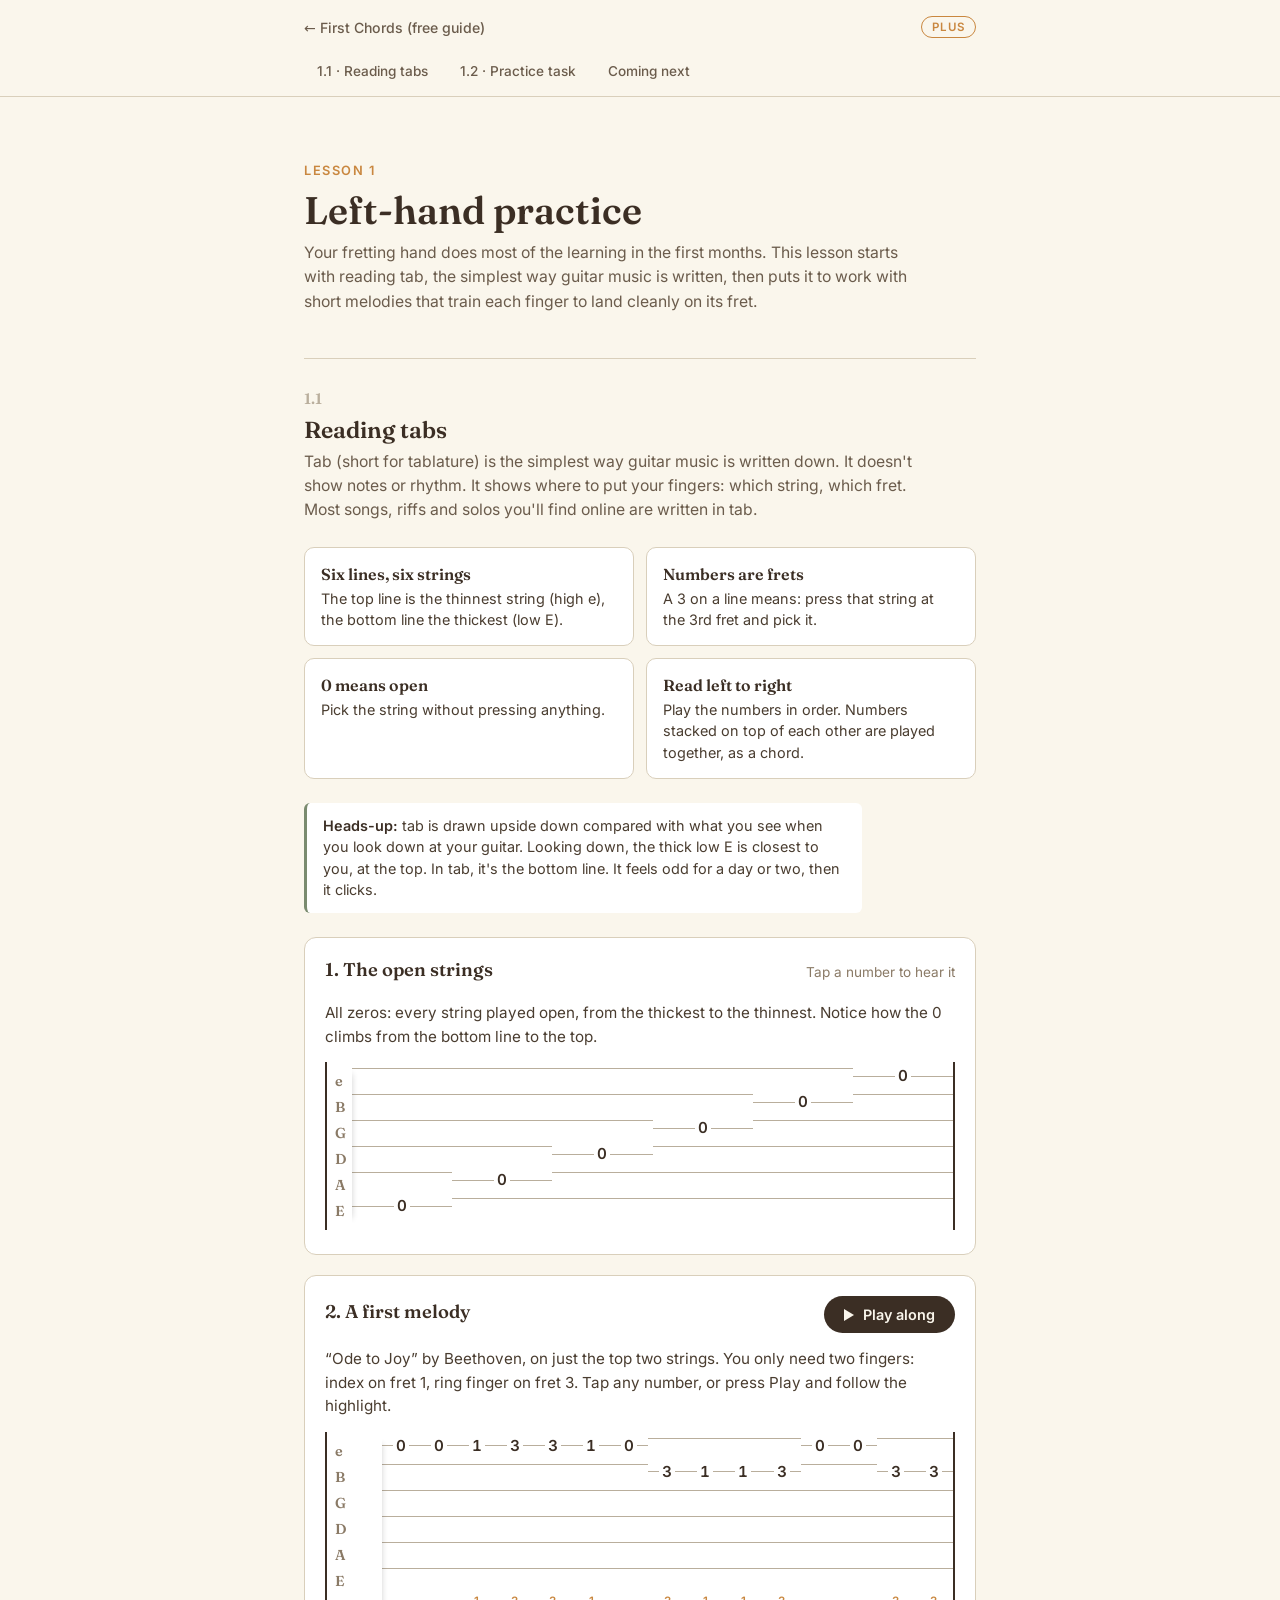
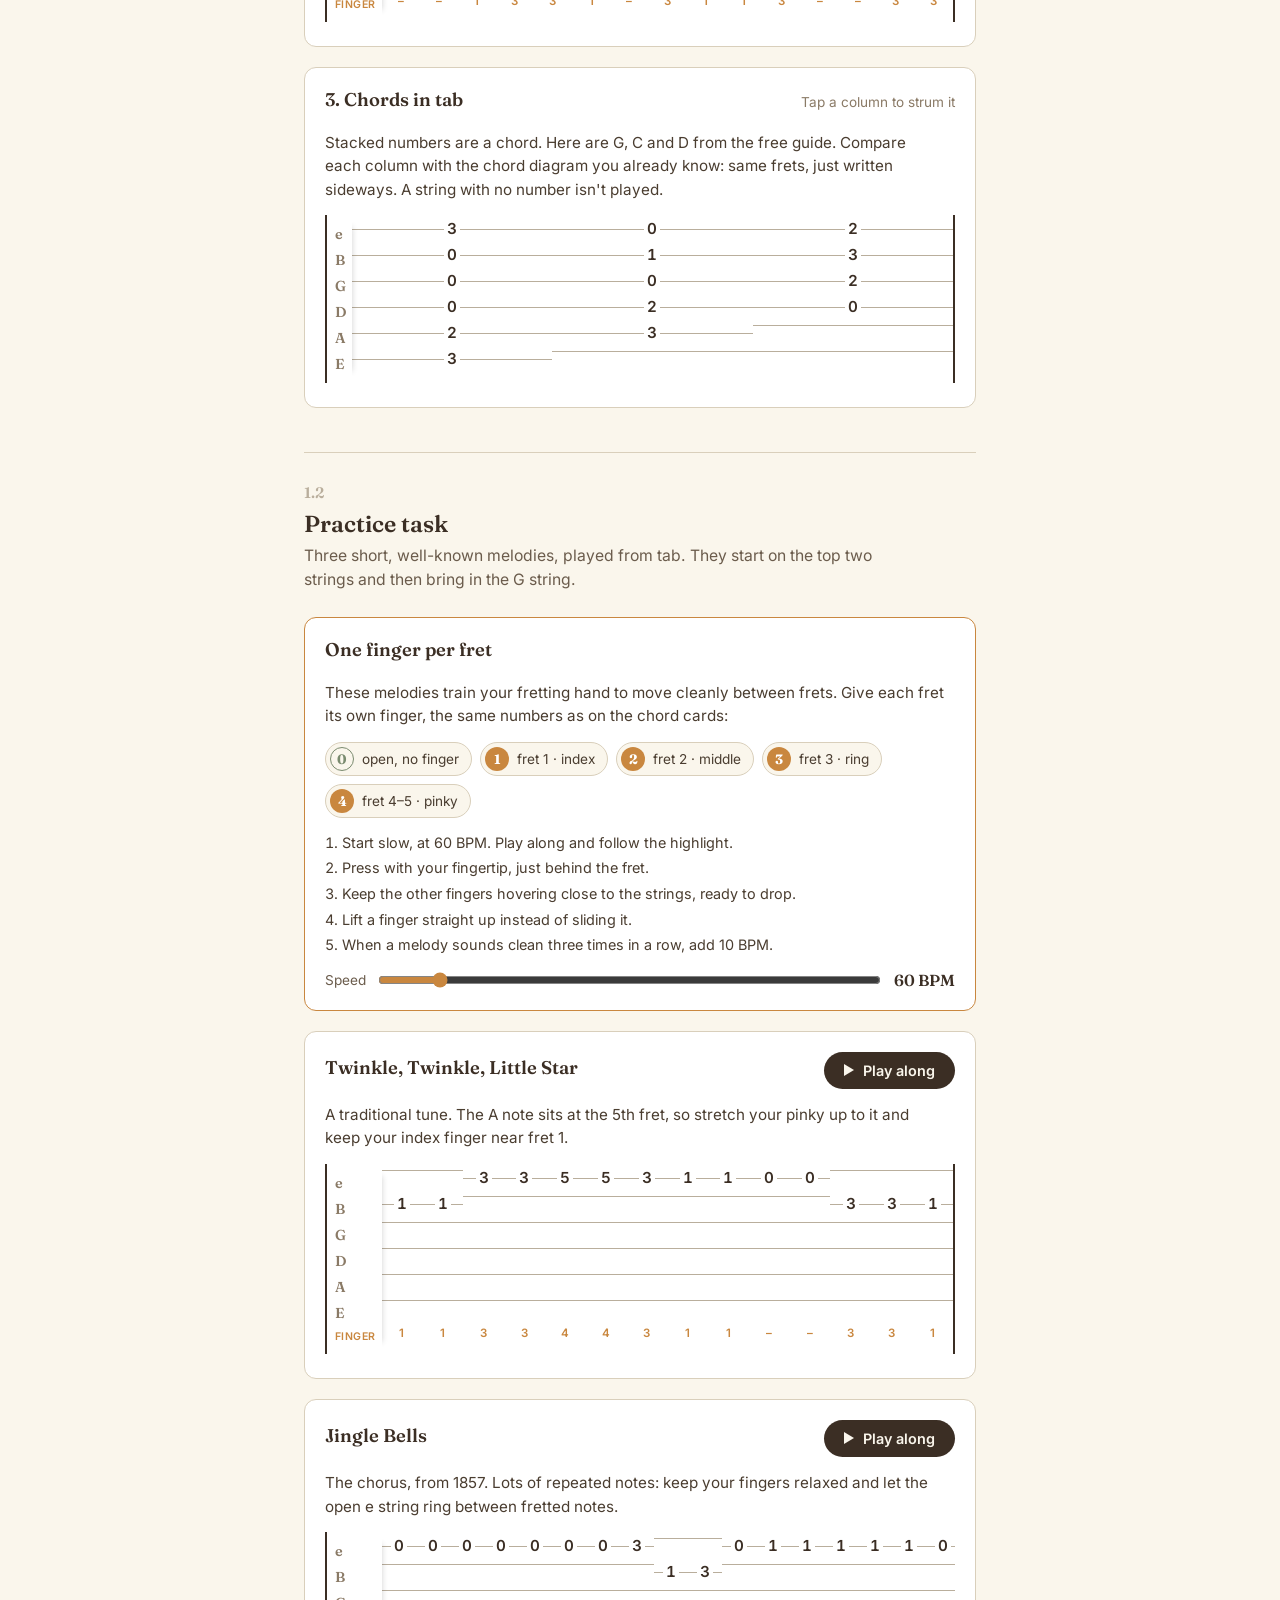
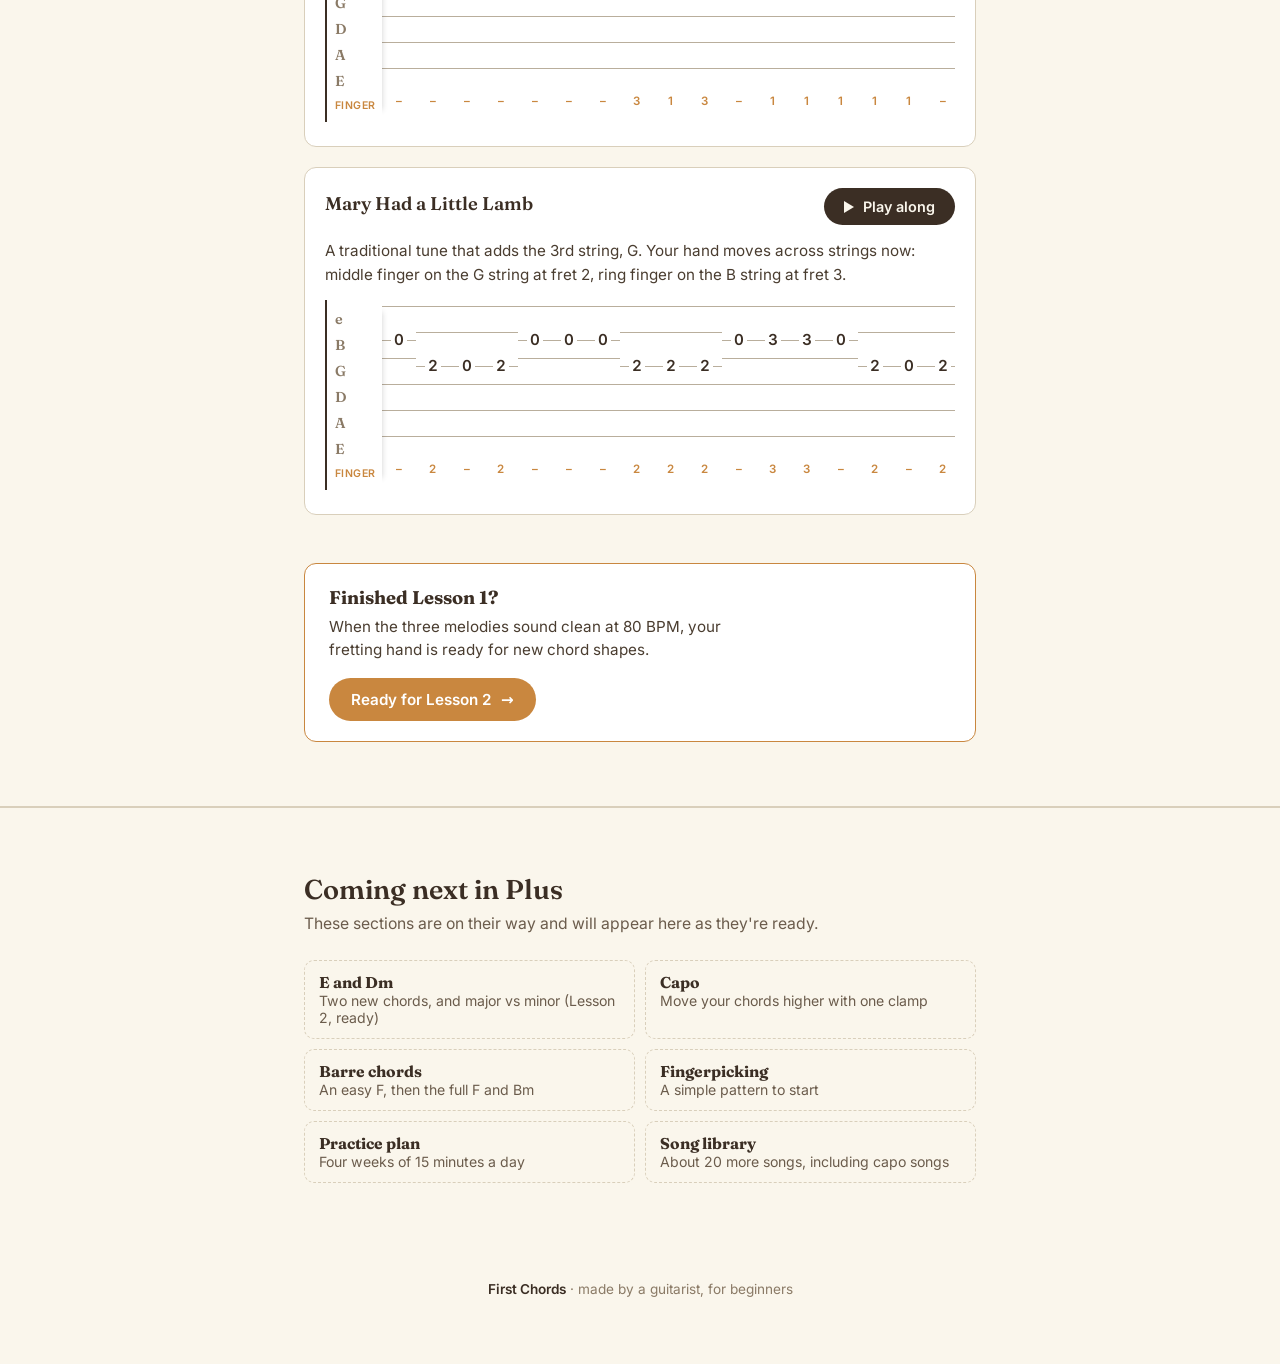
<file: plus.html>
<!DOCTYPE html>
<html lang="en">
<head>
<meta charset="UTF-8">
<meta name="viewport" content="width=device-width, initial-scale=1, viewport-fit=cover">
<title>First Chords Plus</title>
<meta name="description" content="First Chords Plus, Lesson 1: read guitar tab and train your fretting hand with short melodies, with sound.">
<meta name="robots" content="noindex">
<meta name="theme-color" content="#FAF6EC" media="(prefers-color-scheme: light)">
<meta name="theme-color" content="#1C1714" media="(prefers-color-scheme: dark)">
<link rel="icon" href="data:image/svg+xml,%3Csvg xmlns='http://www.w3.org/2000/svg' viewBox='0 0 32 32'%3E%3Cpath d='M16 3C22 3 28 5.5 28 11C28 17.5 20 26 16 29C12 26 4 17.5 4 11C4 5.5 10 3 16 3Z' fill='%23C9873F'/%3E%3C/svg%3E">
<link rel="preload" href="fonts/fraunces-latin.woff2" as="font" type="font/woff2" crossorigin>
<link rel="preload" href="fonts/inter-latin.woff2" as="font" type="font/woff2" crossorigin>
<link rel="stylesheet" href="assets/plus.css">
</head>
<body>

<div class="topbar">
  <a class="back" href="index.html" data-preview="https://claude.ai/artifact/Wcghp7FUBF6vEAb6m3qQLK">← First Chords (free guide)</a>
  <span class="plus-badge">Plus</span>
</div>


<nav class="jump" aria-label="Jump to a section">
  <div class="jump-inner">
    <a href="#tabs">1.1 · Reading tabs</a>
    <a href="#practice">1.2 · Practice task</a>
    <a href="#next">Coming next</a>
  </div>
</nav>

<!-- ============ LESSON 1 ============ -->
<section class="wrap lesson" id="lesson-1">
  <p class="kicker">Lesson 1</p>
  <h2 class="lesson-h">Left-hand practice</h2>
  <p class="lede">Your fretting hand does most of the learning in the first months. This lesson starts with reading tab, the simplest way guitar music is written, then puts it to work with short melodies that train each finger to land cleanly on its fret.</p>

  <div class="sub" id="tabs">
  <p class="sub-n">1.1</p>
  <h3 class="sub-h">Reading tabs</h3>
  <p class="lede">Tab (short for tablature) is the simplest way guitar music is written down. It doesn't show notes or rhythm. It shows where to put your fingers: which string, which fret. Most songs, riffs and solos you'll find online are written in tab.</p>

  <ul class="rules">
    <li><strong>Six lines, six strings</strong>The top line is the thinnest string (high e), the bottom line the thickest (low E).</li>
    <li><strong>Numbers are frets</strong>A 3 on a line means: press that string at the 3rd fret and pick it.</li>
    <li><strong>0 means open</strong>Pick the string without pressing anything.</li>
    <li><strong>Read left to right</strong>Play the numbers in order. Numbers stacked on top of each other are played together, as a chord.</li>
  </ul>

  <p class="note-box"><strong>Heads-up:</strong> tab is drawn upside down compared with what you see when you look down at your guitar. Looking down, the thick low E is closest to you, at the top. In tab, it's the bottom line. It feels odd for a day or two, then it clicks.</p>

  <div class="card">
    <div class="tab-head">
      <h3>1. The open strings</h3>
      <p class="tab-caption">Tap a number to hear it</p>
    </div>
    <p class="body-text">All zeros: every string played open, from the thickest to the thinnest. Notice how the 0 climbs from the bottom line to the top.</p>
    <div class="tab-scroll"><div class="tab" id="tab1"></div></div>
  </div>

  <div class="card">
    <div class="tab-head">
      <h3>2. A first melody</h3>
      <button type="button" class="btn" id="playMelody"><span class="ico" aria-hidden="true"></span><span class="txt">Play along</span></button>
    </div>
    <p class="body-text">“Ode to Joy” by Beethoven, on just the top two strings. You only need two fingers: index on fret 1, ring finger on fret 3. Tap any number, or press Play and follow the highlight.</p>
    <div class="tab-scroll"><div class="tab" id="tab2"></div></div>
  </div>

  <div class="card">
    <div class="tab-head">
      <h3>3. Chords in tab</h3>
      <p class="tab-caption">Tap a column to strum it</p>
    </div>
    <p class="body-text">Stacked numbers are a chord. Here are G, C and D from the free guide. Compare each column with the chord diagram you already know: same frets, just written sideways. A string with no number isn't played.</p>
    <div class="tab-scroll"><div class="tab" id="tab3"></div></div>
  </div>

  </div>

  <div class="sub" id="practice">
  <p class="sub-n">1.2</p>
  <h3 class="sub-h">Practice task</h3>
  <p class="lede">Three short, well-known melodies, played from tab. They start on the top two strings and then bring in the G string.</p>

  <div class="card practice">
    <h3>One finger per fret</h3>
    <p class="body-text">These melodies train your fretting hand to move cleanly between frets. Give each fret its own finger, the same numbers as on the chord cards:</p>
    <ul class="finger-map" aria-label="Which finger plays which fret">
      <li><b>0</b><span>open, no finger</span></li>
      <li><b>1</b><span>fret 1 · index</span></li>
      <li><b>2</b><span>fret 2 · middle</span></li>
      <li><b>3</b><span>fret 3 · ring</span></li>
      <li><b>4</b><span>fret 4–5 · pinky</span></li>
    </ul>
    <ol class="steps-list">
      <li>Start slow, at 60 BPM. Play along and follow the highlight.</li>
      <li>Press with your fingertip, just behind the fret.</li>
      <li>Keep the other fingers hovering close to the strings, ready to drop.</li>
      <li>Lift a finger straight up instead of sliding it.</li>
      <li>When a melody sounds clean three times in a row, add 10 BPM.</li>
    </ol>
    <div class="tempo-row">
      <label for="pTempo">Speed</label>
      <input type="range" id="pTempo" min="50" max="140" step="10" value="60">
      <output for="pTempo" id="pTempoOut">60 BPM</output>
    </div>
  </div>

  <div class="card">
    <div class="tab-head">
      <h3>Twinkle, Twinkle, Little Star</h3>
      <button type="button" class="btn" id="playTwinkle"><span class="ico" aria-hidden="true"></span><span class="txt">Play along</span></button>
    </div>
    <p class="body-text">A traditional tune. The A note sits at the 5th fret, so stretch your pinky up to it and keep your index finger near fret 1.</p>
    <div class="tab-scroll"><div class="tab" id="tabTwinkle"></div></div>
  </div>

  <div class="card">
    <div class="tab-head">
      <h3>Jingle Bells</h3>
      <button type="button" class="btn" id="playJingle"><span class="ico" aria-hidden="true"></span><span class="txt">Play along</span></button>
    </div>
    <p class="body-text">The chorus, from 1857. Lots of repeated notes: keep your fingers relaxed and let the open e string ring between fretted notes.</p>
    <div class="tab-scroll"><div class="tab" id="tabJingle"></div></div>
  </div>

  <div class="card">
    <div class="tab-head">
      <h3>Mary Had a Little Lamb</h3>
      <button type="button" class="btn" id="playMary"><span class="ico" aria-hidden="true"></span><span class="txt">Play along</span></button>
    </div>
    <p class="body-text">A traditional tune that adds the 3rd string, G. Your hand moves across strings now: middle finger on the G string at fret 2, ring finger on the B string at fret 3.</p>
    <div class="tab-scroll"><div class="tab" id="tabMary"></div></div>
  </div>
  </div>

  <div class="next-lesson">
    <p><strong>Finished Lesson 1?</strong>When the three melodies sound clean at 80 BPM, your fretting hand is ready for new chord shapes.</p>
    <a class="btn-next" href="lesson-2.html" data-preview="https://claude.ai/artifact/H55Xusr4nZDNbwJnQWrYfG" id="toLesson2">Ready for Lesson 2 <span aria-hidden="true">→</span></a>
  </div>
</section>

<hr class="divider">


<hr class="divider">

<section class="wrap" id="next">
  <h2>Coming next in Plus</h2>
  <p class="lede">These sections are on their way and will appear here as they're ready.</p>
  <ul class="soon-list">
    <li><strong>E and Dm</strong>Two new chords, and major vs minor (Lesson 2, ready)</li>
    <li><strong>Capo</strong>Move your chords higher with one clamp</li>
    <li><strong>Barre chords</strong>An easy F, then the full F and Bm</li>
    <li><strong>Fingerpicking</strong>A simple pattern to start</li>
    <li><strong>Practice plan</strong>Four weeks of 15 minutes a day</li>
    <li><strong>Song library</strong>About 20 more songs, including capo songs</li>
  </ul>
</section>

<footer class="wrap">
  <p class="made"><strong>First Chords</strong> · made by a guitarist, for beginners</p>
</footer>

<script src="assets/guitar-sound.js"></script>
<script>
(function(){
  const S=window.FCSound;
  const LABELS=['E','A','D','G','B','e'];            // string index 0 = low E .. 5 = high e
  const OPEN_MIDI=[40,45,50,55,59,64];
  const NAMES=['C','C♯','D','D♯','E','F','F♯','G','G♯','A','A♯','B'];
  const FULL={'C♯':'C♯ / D♭','D♯':'D♯ / E♭','F♯':'F♯ / G♭','G♯':'G♯ / A♭','A♯':'A♯ / B♭'};
  const STRING_NAME=['low E','A','D','G','B','high e'];
  const noteName=(s,f)=>NAMES[(OPEN_MIDI[s]+f)%12];
  const ordinal=n=>n+(n%10===1&&n!==11?'st':n%10===2&&n!==12?'nd':n%10===3&&n!==13?'rd':'th');
  const where=(s,f)=>f===0?`${STRING_NAME[s]} string, open`:`${STRING_NAME[s]} string, ${ordinal(f)} fret`;

  // ---------- tab renderer ----------
  // column = array of [string, fret] pairs
  const FINGER=f=>f===0?'–':String(Math.min(f,4));
  function buildTab(el,cols,onCol,fingers){
    if(fingers) el.classList.add('has-fingers');
    let lab='<div class="tab-labels" aria-hidden="true">'+[5,4,3,2,1,0].map(s=>`<span>${LABELS[s]}</span>`).join('')+(fingers?'<span class="fl">finger</span>':'')+'</div>';
    let cells='<div class="tab-cells">';
    cols.forEach((c,i)=>{
      const desc=c.map(([s,f])=>where(s,f)).join(', ');
      cells+=`<button type="button" class="tab-col" data-i="${i}" aria-label="${desc}">`;
      for(const s of [5,4,3,2,1,0]){ const hit=c.find(p=>p[0]===s); cells+=`<span class="tab-cell">${hit?`<span class="num">${hit[1]}</span>`:''}</span>`; }
      if(fingers) cells+=`<span class="fing">${FINGER(c[0][1])}</span>`;
      cells+='</button>';
    });
    el.innerHTML=lab+cells+'</div>';
    const btns=[...el.querySelectorAll('.tab-col')];
    btns.forEach((b,i)=>b.addEventListener('click',()=>onCol(i,b)));
    return btns;
  }

  // ---------- Reading tabs ----------
  function flash(btn){ btn.classList.add('now'); setTimeout(()=>btn.classList.remove('now'),350); }
  // play-along for a single-note melody: notes = [[string,fret,beats],...]
  // Each note is cut when the next one starts (as when you lift a finger), the last one
  // fades after its own length, and anything still scheduled is silenced on stop.
  let current=null;                                   // the melody that's playing, if any
  function melody(tabId,btnId,notes,getBpm){
    const cols=notes.map(([s,f])=>[[s,f]]);
    const player={run:null,btns:null,btn:document.getElementById(btnId)};
    player.stop=()=>{
      if(player.run){ player.run.stop(); player.run=null; }
      player.btns.forEach(b=>b.classList.remove('now'));
      player.btn.classList.remove('on'); player.btn.querySelector('.txt').textContent='Play along';
      if(current===player) current=null;
    };
    player.btns=buildTab(document.getElementById(tabId),cols,(i,b)=>{ if(current) current.stop(); S.note(notes[i][0],notes[i][1]); flash(b); },true);
    const sc=document.getElementById(tabId).parentElement;
    player.btn.addEventListener('click',()=>{
      if(current===player){ player.stop(); return; }
      if(current) current.stop();
      current=player; sc.scrollTo({left:0});
      player.run=S.sequence({notes,bpm:getBpm,
        onNote:i=>{ player.btns.forEach((b,j)=>b.classList.toggle('now',j===i)); const b=player.btns[i], x=b.getBoundingClientRect().left-sc.getBoundingClientRect().left+sc.scrollLeft, a9=player.btns[Math.min(8,player.btns.length-1)], ax=a9.getBoundingClientRect().left-sc.getBoundingClientRect().left+sc.scrollLeft, target=Math.max(0,x-ax);
          if(Math.abs(target-sc.scrollLeft)>1) sc.scrollTo({left:target,behavior:'smooth'}); },
        onEnd:()=>{ player.run=null; player.stop(); }});
      player.btn.classList.add('on'); player.btn.querySelector('.txt').textContent='Stop';
    });
    return player;
  }

  const T1=[[[0,0]],[[1,0]],[[2,0]],[[3,0]],[[4,0]],[[5,0]]];
  buildTab(document.getElementById('tab1'),T1,(i,b)=>{ if(current) current.stop(); S.note(T1[i][0][0],0); flash(b); });

  // note names on the top two strings: C=B1 D=B3 E=e0 F=e1 G=e3 A=e5
  const N={C:[4,1],D:[4,3],E:[5,0],F:[5,1],G:[5,3],A:[5,5]};
  const seq=str=>str.trim().split(/\s+/).map(t=>{ const [n,d]=t.split(':'); return [...N[n],d?+d:1]; });
  // Ode to Joy (Beethoven, public domain)
  melody('tab2','playMelody',seq('E E F G G F E D C C D E E:1.5 D:0.5 D:2'),()=>100);

  const CHORDS3=[{name:'G',frets:[3,2,0,0,0,3]},{name:'C',frets:[null,3,2,0,1,0]},{name:'D',frets:[null,null,0,2,3,2]}];
  const T3=CHORDS3.map(c=>c.frets.map((f,s)=>f===null?null:[s,f]).filter(Boolean));
  buildTab(document.getElementById('tab3'),T3,(i,b)=>{ if(current) current.stop(); S.strum(CHORDS3[i].frets); flash(b); });

  // practice task melodies, at the practice speed
  const pTempo=document.getElementById('pTempo'), pOut=document.getElementById('pTempoOut');
  pTempo.addEventListener('input',()=>{ pOut.textContent=pTempo.value+' BPM'; });
  const pBpm=()=>+pTempo.value;
  // Twinkle, Twinkle, Little Star (traditional), first verse
  melody('tabTwinkle','playTwinkle',seq('C C G G A A G:2 F F E E D D C:2'),pBpm);
  // Jingle Bells chorus (James Lord Pierpont, 1857)
  melody('tabJingle','playJingle',seq('E E E:2 E E E:2 E G C:1.5 D:0.5 E:4 F F F:1.5 F:0.5 F E E E:0.5 E:0.5 E D D E D:2 G:2'),pBpm);
  // Mary Had a Little Lamb (traditional), on the G and B strings: G=G0 A=G2 B=B0 D=B3
  const N3={G:[3,0],A:[3,2],B:[4,0],D:[4,3]};
  const seq3=str=>str.trim().split(/\s+/).map(t=>{ const [n,d]=t.split(':'); return [...N3[n],d?+d:1]; });
  melody('tabMary','playMary',seq3('B A G A B B B:2 A A A:2 B D D:2 B A G A B B B B A A B A G:4'),pBpm);


  // In the claude.ai preview each lesson lives at its own link; on the real site plain relative links work.
  if(window.self!==window.top){ document.querySelectorAll('a[data-preview]').forEach(a=>{ a.href=a.dataset.preview; a.target='_blank'; a.rel='noopener'; }); }
  // ---------- jump bar highlight ----------
  const links=[...document.querySelectorAll('.jump a')], secs=links.map(a=>document.querySelector(a.getAttribute('href')));
  function mark(){ const y=scrollY+120; let cur=-1; secs.forEach((s,i)=>{ if(s.offsetTop<=y) cur=i; }); links.forEach((a,i)=>i===cur?a.setAttribute('aria-current','true'):a.removeAttribute('aria-current')); }
  addEventListener('scroll',mark,{passive:true}); mark();
})();
</script>
</body>
</html>
</file>
<file: assets/plus.css>
/* First Chords Plus: shared styles for the lesson pages */
  /* fonts are served from this site (Fraunces and Inter, SIL Open Font License) */
  @font-face{font-family:'Fraunces'; font-style:normal; font-weight:400 700; font-display:swap; src:url(../fonts/fraunces-latin.woff2) format('woff2');}
  @font-face{font-family:'Inter'; font-style:normal; font-weight:400 600; font-display:swap; src:url(../fonts/inter-latin.woff2) format('woff2');}
  /* same tokens as the free guide: warm workshop paper in light, lamp-lit walnut in dark */
  :root{
    --paper:#FAF6EC; --card:#FFFFFF; --ink:#3B2E24; --ink-2:#4a3d30; --muted:#6b5c4c; --faint:#8a7a66;
    --line:#B9AE9C; --rule:#D9CFBB; --hover:#F2EBDC; --miss:#C9BEA9;
    --wood:#C9873F; --wood-deep:#b5762f; --sage:#7A8B6F; --on-accent:#FFFFFF;
    --board:#3A2C24; --fret:#D4CEC2; --inlay:#EDE6D6; --bronze:#B98E52; --steel:#C9C4BA;
    box-sizing:border-box;
    padding-top:env(safe-area-inset-top,0px);
    padding-bottom:env(safe-area-inset-bottom,0px);
  }
  @media (prefers-color-scheme: dark){
    :root:not([data-theme="light"]){
      --paper:#1C1714; --card:#26201B; --ink:#EFE6D6; --ink-2:#DCCFBC; --muted:#BBAC96; --faint:#A0907A;
      --line:#6E6152; --rule:#3E352D; --hover:#302822; --miss:#5C5146;
      --wood:#D99A52; --wood-deep:#E6AC68; --sage:#9DB08F; --on-accent:#1C1714; color-scheme:dark;
    }
  }
  :root[data-theme="dark"]{
    --paper:#1C1714; --card:#26201B; --ink:#EFE6D6; --ink-2:#DCCFBC; --muted:#BBAC96; --faint:#A0907A;
    --line:#6E6152; --rule:#3E352D; --hover:#302822; --miss:#5C5146;
    --wood:#D99A52; --wood-deep:#E6AC68; --sage:#9DB08F; --on-accent:#1C1714; color-scheme:dark;
  }
  html{scroll-padding-top:calc(env(safe-area-inset-top,0px) + 20px); scroll-behavior:smooth;}
  *{box-sizing:border-box;}
  [hidden]{display:none !important;}
  body{margin:0; background:var(--paper); color:var(--ink); font-family:'Inter',system-ui,sans-serif; -webkit-font-smoothing:antialiased;}
  h1,h2,h3{font-family:'Fraunces',Georgia,serif; margin:0; font-weight:600;}
  .wrap{max-width:720px; margin:0 auto; padding:0 24px;}
  section.wrap{padding-block:64px;}
  .divider{border:none; border-top:1px solid var(--rule); margin:0;}
  h2{font-size:1.7rem; margin-bottom:6px;}
  h3{font-size:1.15rem; margin:0 0 6px;}
  .lede{color:var(--muted); margin:0 0 24px; font-size:0.98rem; line-height:1.55; max-width:62ch;}
  p{line-height:1.55;}
  .body-text{color:var(--ink-2); font-size:0.95rem; max-width:62ch; margin:0 0 14px;}
  .ctl-label{font-size:0.75rem; font-weight:600; letter-spacing:.06em; text-transform:uppercase; color:var(--faint); margin:0 0 8px;}
  :focus-visible{outline:2px solid var(--sage); outline-offset:2px;}

  /* top bar */
  .topbar{max-width:720px; margin:0 auto; padding:16px 24px 0; display:flex; align-items:center; justify-content:space-between; gap:12px;}
  .back{font-size:0.88rem; font-weight:500; color:var(--muted); text-decoration:none;}
  .back:hover{color:var(--ink);}
  .plus-badge{font-size:0.72rem; font-weight:600; letter-spacing:.08em; text-transform:uppercase; color:var(--wood); border:1.4px solid var(--wood); border-radius:999px; padding:3px 10px;}

  /* jump bar */
  .jump{position:sticky; top:env(safe-area-inset-top,0px); z-index:10; background:var(--paper); border-bottom:1px solid var(--rule);}
  .jump-inner{max-width:720px; margin:0 auto; padding:10px 24px; display:flex; gap:6px; overflow-x:auto; scrollbar-width:none;}
  .jump-inner::-webkit-scrollbar{display:none;}
  .jump a{flex:0 0 auto; font-size:0.85rem; font-weight:500; color:var(--muted); text-decoration:none; padding:6px 12px; border-radius:999px; border:1.4px solid transparent;}
  .jump a:hover{color:var(--ink); border-color:var(--rule);}
  .jump a[aria-current="true"]{background:var(--ink); color:var(--paper);}

  /* cards and rules */
  .card{background:var(--card); border:1.4px solid var(--rule); border-radius:12px; padding:20px; display:grid; gap:14px; margin:0 0 20px;}
  .card > p{margin:0;}
  .rules{list-style:none; margin:0 0 24px; padding:0; display:grid; grid-template-columns:1fr 1fr; gap:12px;}
  @media (max-width:560px){.rules{grid-template-columns:1fr;}}
  .rules li{background:var(--card); border:1.4px solid var(--rule); border-radius:10px; padding:14px 16px; font-size:0.9rem; color:var(--ink-2); line-height:1.5;}
  .rules strong{display:block; font-family:'Fraunces',serif; font-weight:600; font-size:1rem; color:var(--ink); margin-bottom:2px;}
  .note-box{border-left:3px solid var(--sage); background:var(--card); border-radius:6px; padding:12px 16px; font-size:0.9rem; color:var(--ink-2); line-height:1.5; margin:0 0 24px; max-width:62ch;}
  .note-box strong{color:var(--ink);}

  /* tab */
  .tab-scroll{overflow-x:auto; padding-bottom:4px;}
  .tab{display:inline-flex; align-items:stretch; border-left:2px solid var(--ink); border-right:2px solid var(--ink); padding:6px 0; min-width:100%;}
  .tab-labels,.tab-col{display:grid; grid-template-rows:repeat(6,26px);}
  .tab-labels{padding:0 6px 0 8px; position:sticky; left:0; z-index:1; background:var(--card); box-shadow:6px 0 6px -6px rgba(0,0,0,.18);}
  .tab-labels span{display:flex; align-items:center; font-family:'Fraunces',serif; font-weight:600; font-size:0.9rem; color:var(--faint);}
  .tab-cells{display:flex; flex:1;}
  .tab-col{flex:1 0 34px; min-width:34px; background:none; border:none; padding:0; cursor:pointer; color:var(--ink); border-radius:6px; font:inherit;}
  .tab-col:hover{background:var(--hover);}
  .tab-col.now{background:var(--hover);}
  .tab-col.now .num{color:var(--wood);}
  .tab-cell{position:relative; display:flex; align-items:center; justify-content:center;}
  .tab-cell::before{content:""; position:absolute; left:0; right:0; top:50%; border-top:1.4px solid var(--line);}
  .tab-cells .tab-col:first-child .tab-cell::before{left:-6px;}
  .tab-labels span{position:relative;}
  .num{position:relative; font-family:'Inter',sans-serif; font-weight:600; font-size:0.95rem; font-variant-numeric:tabular-nums; background:var(--card); padding:0 3px; line-height:1;}
  .tab-col:hover .num,.tab-col.now .num{background:var(--hover);}
  .tab-head{display:flex; align-items:center; justify-content:space-between; gap:12px; flex-wrap:wrap;}
  .tab-caption{margin:0; font-size:0.85rem; color:var(--faint);}

  /* fretboard */
  .fb-scroll{overflow-x:auto;}
  .fb{display:block; width:100%; min-width:560px; height:auto;}
  .fb .board{fill:var(--board);}
  .fb .fretline{stroke:var(--fret); stroke-width:2.4;}
  .fb .nut{fill:#F6EEDB; stroke:var(--ink); stroke-width:1;}
  .fb .inlay{fill:var(--inlay);}
  .fb .str-wound{stroke:var(--bronze);}
  .fb .str-plain{stroke:var(--steel);}
  .fb .fnum{font-family:'Inter',sans-serif; font-size:11px; fill:var(--faint); text-anchor:middle; font-variant-numeric:tabular-nums;}
  .fb .slabel{font-family:'Fraunces',serif; font-weight:600; font-size:14px; fill:var(--faint); text-anchor:middle;}
  .fb .hit{fill:transparent; cursor:pointer;}
  .fb .spot{pointer-events:none;}
  .fb .spot circle{fill:var(--card); stroke:var(--line); stroke-width:1.2;}
  .fb .spot text{font-family:'Inter',sans-serif; font-weight:600; font-size:11px; fill:var(--ink); text-anchor:middle;}
  .fb .spot.sharp circle{fill:var(--paper); stroke-dasharray:2 2;}
  .fb .spot.sharp text{font-size:9.5px; fill:var(--muted);}
  .fb .spot.on circle{fill:var(--wood); stroke:var(--wood);}
  .fb .spot.on text{fill:var(--on-accent);}
  .fb .spot.good circle{fill:var(--sage); stroke:var(--sage);}
  .fb .spot.good text{fill:var(--on-accent);}
  .fb .spot.focus-row circle{stroke:var(--wood); stroke-width:1.6;}
  .fb-readout{margin:0; font-size:0.9rem; color:var(--ink-2); min-height:1.5em;}
  .fb-readout strong{font-family:'Fraunces',serif; font-size:1.1rem; color:var(--ink);}

  /* controls */
  .seg{display:flex; flex-wrap:wrap; gap:8px;}
  .seg button{font:500 0.86rem 'Inter',system-ui,sans-serif; color:var(--ink); background:var(--paper); border:1.4px solid var(--rule); border-radius:999px; padding:7px 14px; cursor:pointer;}
  .seg button:hover{border-color:var(--wood);}
  .seg button[aria-pressed="true"]{background:var(--ink); border-color:var(--ink); color:var(--paper);}
  .btn{display:inline-flex; align-items:center; gap:9px; font:600 0.9rem 'Inter',system-ui,sans-serif; background:var(--ink); color:var(--paper); border:none; border-radius:999px; padding:10px 20px; cursor:pointer;}
  .btn:hover{background:var(--muted);}
  .btn .ico{width:0; height:0; border-style:solid; border-width:6px 0 6px 10px; border-color:transparent transparent transparent var(--paper);}
  .btn.on .ico{width:10px; height:10px; border:none; background:var(--paper); border-radius:1px;}
  .btn-quiet{font:600 0.86rem 'Inter',system-ui,sans-serif; color:var(--ink); background:var(--paper); border:1.4px solid var(--rule); border-radius:999px; padding:8px 16px; cursor:pointer;}
  .btn-quiet:hover{border-color:var(--wood);}

  /* alphabet strip */
  .alpha{display:grid; grid-template-columns:repeat(12,minmax(0,1fr)); gap:4px; margin:0 0 8px;}
  .alpha span{display:flex; align-items:center; justify-content:center; height:44px; border-radius:8px; font-family:'Fraunces',serif; font-weight:600; font-size:1rem; background:var(--card); border:1.4px solid var(--rule);}
  .alpha span.sh{background:var(--paper); border-style:dashed; color:var(--muted); font-family:'Inter',sans-serif; font-size:0.72rem; font-weight:600;}
  .alpha-cap{font-size:0.82rem; color:var(--faint); margin:0 0 24px;}
  @media (max-width:560px){.alpha span{height:38px; font-size:0.9rem;} .alpha span.sh{font-size:0.6rem;}}

  /* quiz */
  .quiz{display:flex; align-items:center; gap:14px; flex-wrap:wrap;}
  .quiz-q{font-family:'Fraunces',serif; font-weight:600; font-size:1.15rem; margin:0;}
  .quiz-q em{font-style:normal; color:var(--wood);}
  .quiz-score{font-size:0.85rem; color:var(--faint); margin:0; font-variant-numeric:tabular-nums;}
  .quiz-msg{font-size:0.9rem; margin:0; min-height:1.4em; color:var(--ink-2);}
  .quiz-msg.ok{color:var(--sage);}

  /* coming soon */
  .soon-list{list-style:none; margin:0; padding:0; display:grid; grid-template-columns:1fr 1fr; gap:10px;}
  @media (max-width:560px){.soon-list{grid-template-columns:1fr;}}
  .soon-list li{border:1.4px dashed var(--rule); border-radius:10px; padding:12px 14px; font-size:0.88rem; color:var(--muted);}
  .soon-list strong{display:block; font-family:'Fraunces',serif; color:var(--ink); font-size:0.98rem;}

  /* lessons */
  .kicker{font-size:0.8rem; font-weight:600; letter-spacing:.12em; text-transform:uppercase; color:var(--wood); margin:0 0 8px;}
  .lesson-h{font-size:clamp(1.9rem,5vw,2.4rem); line-height:1.1; margin-bottom:10px;}
  .sub{margin-top:44px; padding-top:28px; border-top:1px solid var(--rule);}
  .sub-n{margin:0 0 4px; font-family:'Fraunces',serif; font-weight:600; font-size:0.95rem; color:var(--line); font-variant-numeric:tabular-nums;}
  .sub-h{font-size:1.45rem; margin:0 0 6px;}
  .topbar{padding-bottom:8px;}

  /* practice task */
  .practice{border-color:var(--wood);}
  .finger-map{list-style:none; margin:0; padding:0; display:flex; flex-wrap:wrap; gap:8px;}
  .finger-map li{display:flex; align-items:center; gap:8px; font-size:0.85rem; color:var(--ink-2); background:var(--paper); border:1.4px solid var(--rule); border-radius:999px; padding:4px 12px 4px 4px;}
  .finger-map b{display:inline-flex; align-items:center; justify-content:center; width:24px; height:24px; border-radius:50%; background:var(--wood); color:var(--on-accent); font-family:'Fraunces',serif; font-size:0.85rem;}
  .finger-map li:first-child b{background:none; color:var(--sage); border:1.6px solid var(--sage);}
  .steps-list{margin:0; padding-left:1.2em; display:grid; gap:4px; font-size:0.9rem; color:var(--ink-2); line-height:1.5;}
  .tempo-row{display:flex; align-items:center; gap:10px;}
  .tempo-row label{font-size:0.85rem; color:var(--muted);}
  .tempo-row input{flex:1; accent-color:var(--wood);}
  .tempo-row output{font-family:'Fraunces',serif; font-weight:600; font-variant-numeric:tabular-nums; min-width:62px; text-align:right;}
  .tab-col .fing{font-family:'Inter',sans-serif; font-size:0.72rem; font-weight:600; color:var(--wood);}
  .tab.has-fingers .tab-labels,.tab.has-fingers .tab-col{grid-template-rows:repeat(6,26px) 22px;}
  .tab-labels .fl{font-family:'Inter',sans-serif; font-size:0.66rem; font-weight:600; color:var(--wood); text-transform:uppercase; letter-spacing:.04em;}

  footer.wrap{padding-block:32px 64px; text-align:center;}
  .made{margin:0; font-size:0.85rem; color:var(--faint);}
  .made strong{color:var(--ink); font-weight:600;}
  @media (max-width:560px){.wrap,.topbar{padding-left:16px; padding-right:16px;} .jump-inner{padding:8px 16px;} .card{padding:16px;}}
  @media (prefers-reduced-motion:reduce){*{transition:none !important; animation:none !important;} html{scroll-behavior:auto;}}

  /* chord cards (same as the free guide) */
  .chord-grid{display:grid; grid-template-columns:repeat(auto-fit,minmax(150px,1fr)); gap:16px;}
  .chord-card{background:var(--card); border-radius:10px; padding:16px 10px 14px; text-align:center; border:1.4px solid var(--rule); transition:border-color .15s, transform .15s;}
  .chord-card:hover{border-color:var(--wood); transform:translateY(-2px);}
  .chord-card.open{border-color:var(--sage); border-width:2px;}
  .chord-card:focus-within{border-color:var(--wood);}
  .chord-card svg{width:100%; height:auto; max-width:110px;}
  .chord-face{display:block; width:100%; background:none; border:none; padding:0; color:inherit; cursor:pointer; font:inherit;}
  .chord-card .name{font-family:'Fraunces',serif; font-weight:600; font-size:1.1rem; margin-top:6px; display:block;}
  .chord-play{margin:10px auto 0; display:inline-flex; align-items:center; gap:7px; font:600 0.82rem 'Inter',system-ui,sans-serif; color:var(--ink); background:var(--paper); border:1.4px solid var(--rule); border-radius:999px; padding:6px 14px 6px 11px; cursor:pointer;}
  .chord-play .tri{width:0; height:0; border-style:solid; border-width:5px 0 5px 8px; border-color:transparent transparent transparent var(--wood);}
  .chord-play:hover{border-color:var(--wood);}
  .chord-card.playing .chord-play{background:var(--wood); border-color:var(--wood); color:var(--on-accent);}
  .chord-card.playing .chord-play .tri{border-left-color:var(--on-accent);}
  .chord-note{grid-column:1/-1; background:var(--card); border-left:3px solid var(--sage); border-radius:6px; padding:14px 18px; font-size:0.92rem; color:var(--ink-2); line-height:1.5;}
  .cd-nut{fill:var(--ink);} .cd-fret{stroke:var(--line); stroke-width:1;} .cd-string{stroke:var(--faint); stroke-width:0.9;}
  .cd-x{fill:var(--faint); font-size:8px; text-anchor:middle;} .cd-open{fill:none; stroke:var(--sage); stroke-width:1.4;} .cd-dot{fill:var(--wood);}
  .cd-dot.changed{fill:var(--sage);} .cd-open.changed{stroke:var(--sage); stroke-width:2.4;}
  .finger-num{font-family:'Fraunces',serif; font-weight:700; font-size:8.6px; fill:var(--on-accent); text-anchor:middle;}
  .chord-key{font-size:0.85rem; color:var(--faint); margin:-12px 0 20px;}

  /* next-lesson call to action */
  .next-lesson{margin-top:48px; display:flex; align-items:center; justify-content:space-between; gap:16px; flex-wrap:wrap; background:var(--card); border:1.4px solid var(--wood); border-radius:12px; padding:20px 24px;}
  .next-lesson p{margin:0; color:var(--ink-2); font-size:0.95rem; max-width:44ch;}
  .next-lesson strong{display:block; font-family:'Fraunces',serif; font-size:1.15rem; color:var(--ink); margin-bottom:2px;}
  .btn-next{display:inline-flex; align-items:center; gap:10px; font:600 0.95rem 'Inter',system-ui,sans-serif; background:var(--wood); color:var(--on-accent); text-decoration:none; border-radius:999px; padding:12px 22px;}
  .btn-next:hover{background:var(--wood-deep);}
</file>
